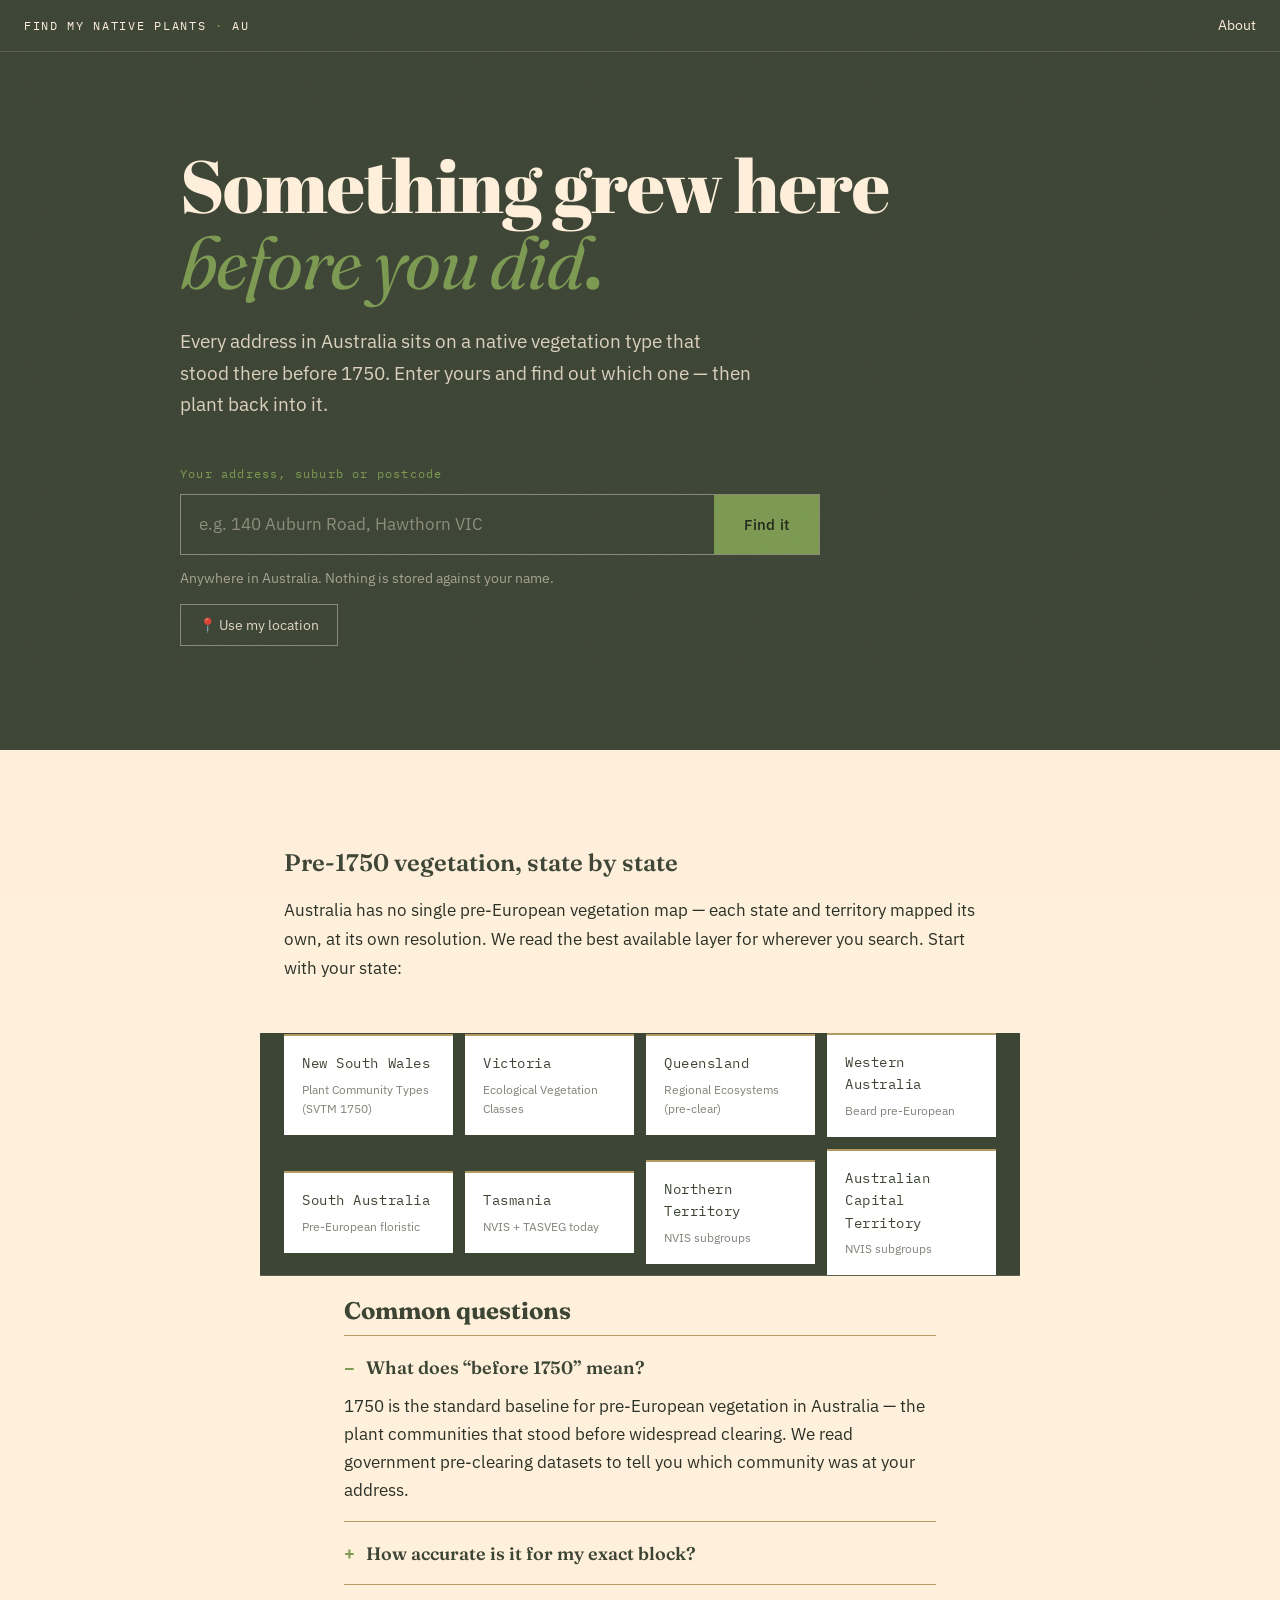
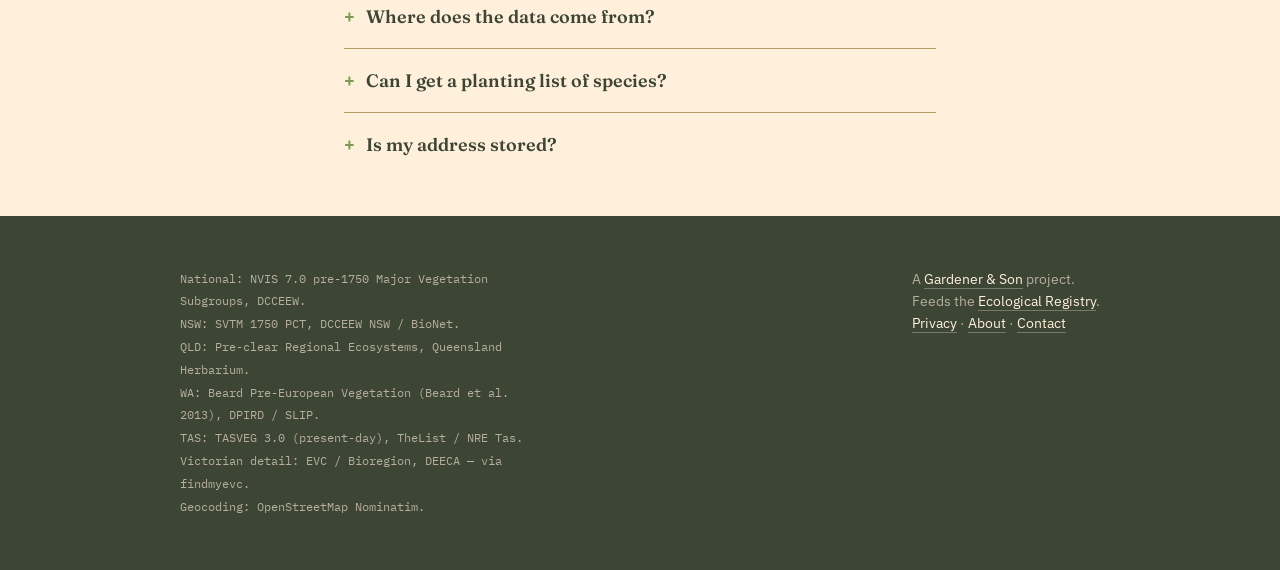
<file: index.html>
<!DOCTYPE html>
<html lang="en-AU">
<head>
<meta charset="utf-8">
<meta name="viewport" content="width=device-width, initial-scale=1">
<title>Find My Native Plants — what grew where you live in Australia, before 1750</title>
<meta name="description" content="Enter any Australian address and find the native vegetation that stood there before 1750 — and the indigenous plants that belong to it. State-by-state pre-European mapping for NSW, VIC, QLD, WA, SA, TAS, NT and the ACT.">
<link rel="canonical" href="https://findmynativeplants.com.au/">
<meta name="robots" content="index,follow,max-image-preview:large">
<link rel="manifest" href="/manifest.json">
<meta name="theme-color" content="#3d4535">
<link rel="apple-touch-icon" href="/icon-192.png">
<link rel="icon" type="image/png" sizes="32x32" href="/favicon.png">
<meta property="og:title" content="Find My Native Plants — before 1750, across Australia">
<meta property="og:description" content="What grew where you live, before 1750 — anywhere in Australia. Then plant back into it.">
<meta property="og:type" content="website">
<meta property="og:url" content="https://findmynativeplants.com.au/">
<meta property="og:image" content="https://findmynativeplants.com.au/icon-512.png">
<meta property="og:locale" content="en_AU">
<meta name="twitter:card" content="summary_large_image">
<meta name="geo.region" content="AU">
<link rel="preconnect" href="https://fonts.googleapis.com">
<link rel="preconnect" href="https://fonts.gstatic.com" crossorigin>
<link href="https://fonts.googleapis.com/css2?family=Abril+Fatface&family=Fraunces:ital,opsz,wght@0,9..144,300..700;1,9..144,300..700&family=IBM+Plex+Mono:wght@400;500&family=IBM+Plex+Sans:ital,wght@0,400;0,500;0,600;1,400&display=swap" rel="stylesheet">
<link rel="stylesheet" href="/styles.css">
<script type="application/ld+json">
{
  "@context":"https://schema.org",
  "@graph":[
    {"@type":"Organization","@id":"https://findmynativeplants.com.au/#org",
     "name":"Find My Native Plants","url":"https://findmynativeplants.com.au/",
     "logo":"https://findmynativeplants.com.au/icon-512.png",
     "parentOrganization":{"@type":"Organization","name":"Gardener & Son","url":"https://gardenerandson.com"},
     "areaServed":{"@type":"Country","name":"Australia"},
     "address":{"@type":"PostalAddress","streetAddress":"2 Churchill Street","addressLocality":"Mont Albert","addressRegion":"VIC","postalCode":"3127","addressCountry":"AU"}},
    {"@type":"WebSite","@id":"https://findmynativeplants.com.au/#website",
     "url":"https://findmynativeplants.com.au/","name":"Find My Native Plants",
     "publisher":{"@id":"https://findmynativeplants.com.au/#org"},
     "inLanguage":"en-AU",
     "potentialAction":{"@type":"SearchAction",
       "target":{"@type":"EntryPoint","urlTemplate":"https://findmynativeplants.com.au/?q={search_term_string}"},
       "query-input":"required name=search_term_string"}},
    {"@type":"WebApplication","name":"Find My Native Plants",
     "url":"https://findmynativeplants.com.au/","applicationCategory":"ReferenceApplication",
     "operatingSystem":"Any","browserRequirements":"Requires JavaScript",
     "offers":{"@type":"Offer","price":"0","priceCurrency":"AUD"},
     "description":"Look up the pre-1750 native vegetation at any Australian address and the indigenous plants that belong to it."},
    {"@type":"FAQPage","mainEntity":[
      {"@type":"Question","name":"What does “before 1750” mean?","acceptedAnswer":{"@type":"Answer","text":"1750 is the standard baseline for pre-European vegetation in Australia — the plant communities that stood before widespread clearing. We read government pre-clearing datasets to tell you which community was at your address."}},
      {"@type":"Question","name":"How accurate is it for my exact block?","acceptedAnswer":{"@type":"Answer","text":"It depends on your state. NSW and Queensland map to community level, Victoria to Ecological Vegetation Class, Western Australia to broad vegetation association, and everywhere else to national subgroups. Each result is labelled with its resolution so you know how precise it is."}},
      {"@type":"Question","name":"Where does the data come from?","acceptedAnswer":{"@type":"Answer","text":"Official sources: NVIS 7.0 (DCCEEW) nationally, SVTM 1750 (NSW), pre-clear Regional Ecosystems (Queensland Herbarium), Beard pre-European mapping (WA), TASVEG (Tasmania) and Ecological Vegetation Classes (Victoria)."}},
      {"@type":"Question","name":"Can I get a planting list of species?","acceptedAnswer":{"@type":"Answer","text":"Yes. We are building indigenous planting lists community by community. Enter your address and leave your email to be sent the list for your vegetation type when it is ready."}},
      {"@type":"Question","name":"Is my address stored?","acceptedAnswer":{"@type":"Answer","text":"No. Your address is used to read the vegetation layer and is not stored against your name. We only keep an email address if you explicitly opt in to receive a planting list, and you can unsubscribe at any time."}}
    ]}
  ]
}
</script>
</head>
<body>
<div class="noise"></div>

<nav>
  <span class="mark">FIND MY NATIVE PLANTS <em>·</em> AU</span>
  <a href="/about.html">About</a>
</nav>

<header class="hero">
  <div class="wrap">
    <h1>Something grew here <i>before you did</i><span class="stop">.</span></h1>
    <p class="lede">Every address in Australia sits on a native vegetation type that stood there before 1750. Enter yours and find out which one — then plant back into it.</p>

    <div class="search">
      <label for="addr">Your address, suburb or postcode</label>
      <div class="field">
        <input id="addr" type="text" autocomplete="street-address"
               placeholder="e.g. 140 Auburn Road, Hawthorn VIC" enterkeyhint="search">
        <button id="go" type="button">Find it</button>
      </div>
      <p class="hint">Anywhere in Australia. Nothing is stored against your name.</p>
      <button id="locate" class="locbtn" type="button">📍 Use my location</button>
    </div>
  </div>
</header>

<main class="results" id="results" hidden></main>

<!-- Crawlable state index — the national ranking layer -->
<section class="prose wide" id="states">
  <h2>Pre-1750 vegetation, state by state</h2>
  <p>Australia has no single pre-European vegetation map — each state and territory mapped its own,
     at its own resolution. We read the best available layer for wherever you search. Start with your state:</p>
</section>
<nav class="stategrid" aria-label="States and territories">
  <a href="/nsw/">New South Wales <small>Plant Community Types (SVTM 1750)</small></a>
  <a href="/vic/">Victoria <small>Ecological Vegetation Classes</small></a>
  <a href="/qld/">Queensland <small>Regional Ecosystems (pre-clear)</small></a>
  <a href="/wa/">Western Australia <small>Beard pre-European</small></a>
  <a href="/sa/">South Australia <small>Pre-European floristic</small></a>
  <a href="/tas/">Tasmania <small>NVIS + TASVEG today</small></a>
  <a href="/nt/">Northern Territory <small>NVIS subgroups</small></a>
  <a href="/act/">Australian Capital Territory <small>NVIS subgroups</small></a>
</nav>

<section class="faq" aria-label="Frequently asked questions">
  <h2 style="font-family:'Fraunces',serif;color:var(--green);font-size:24px;margin:8px 0 4px">Common questions</h2>
  <details open><summary>What does “before 1750” mean?</summary>
    <p>1750 is the standard baseline for pre-European vegetation in Australia — the plant communities that
       stood before widespread clearing. We read government pre-clearing datasets to tell you which community
       was at your address.</p></details>
  <details><summary>How accurate is it for my exact block?</summary>
    <p>It depends on your state. NSW and Queensland map to community level, Victoria to Ecological Vegetation
       Class, Western Australia to a broad vegetation association, and everywhere else to national subgroups.
       Every result is labelled with its resolution so you know how precise it is.</p></details>
  <details><summary>Where does the data come from?</summary>
    <p>Official sources: NVIS 7.0 (DCCEEW) nationally, SVTM 1750 (NSW), pre-clear Regional Ecosystems
       (Queensland Herbarium), Beard pre-European mapping (WA), TASVEG (Tasmania) and Ecological Vegetation
       Classes (Victoria, via findmyevc).</p></details>
  <details><summary>Can I get a planting list of species?</summary>
    <p>Yes. We’re building indigenous planting lists community by community. Enter your address and leave your
       email to be sent the list for your vegetation type when it’s ready — it’s double opt-in, so we only email
       you after you confirm.</p></details>
  <details><summary>Is my address stored?</summary>
    <p>No. Your address is used to read the vegetation layer and isn’t stored against your name. We only keep an
       email if you opt in to a planting list, and you can unsubscribe anytime. See our
       <a href="/privacy.html">privacy policy</a>.</p></details>
</section>

<footer>
  <div class="wrap">
    <p class="src">
      National: NVIS 7.0 pre-1750 Major Vegetation Subgroups, DCCEEW.<br>
      NSW: SVTM 1750 PCT, DCCEEW NSW / BioNet.<br>
      QLD: Pre-clear Regional Ecosystems, Queensland Herbarium.<br>
      WA: Beard Pre-European Vegetation (Beard et al. 2013), DPIRD / SLIP.<br>
      TAS: TASVEG 3.0 (present-day), TheList / NRE Tas.<br>
      Victorian detail: EVC / Bioregion, DEECA — via findmyevc.<br>
      Geocoding: OpenStreetMap Nominatim.
    </p>
    <p>A <a href="https://gardenerandson.com">Gardener &amp; Son</a> project.<br>
       Feeds the <a href="https://ecologicalregistry.org">Ecological Registry</a>.<br>
       <a href="/privacy.html">Privacy</a> · <a href="/about.html">About</a> · <a href="/contact.html">Contact</a></p>
  </div>
</footer>

<script src="/app.js" defer></script>
</body>
</html>
</file>
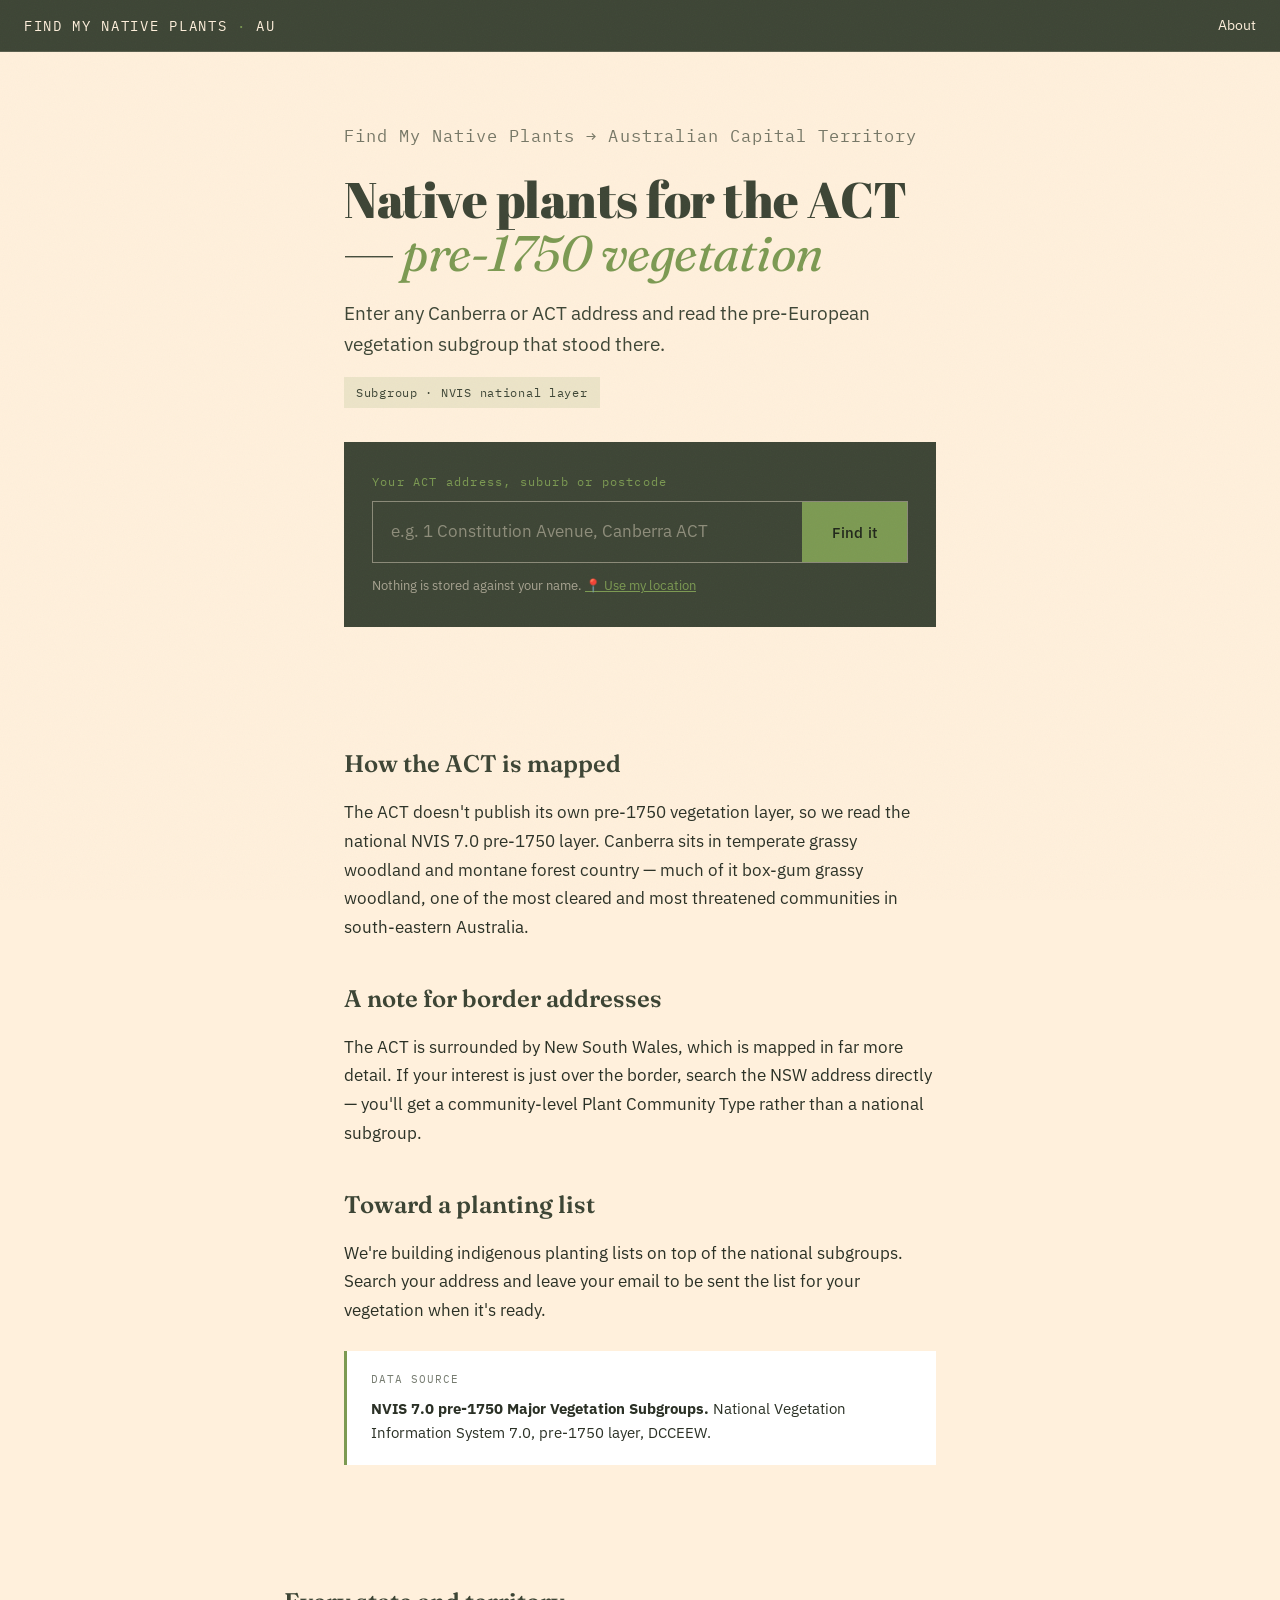
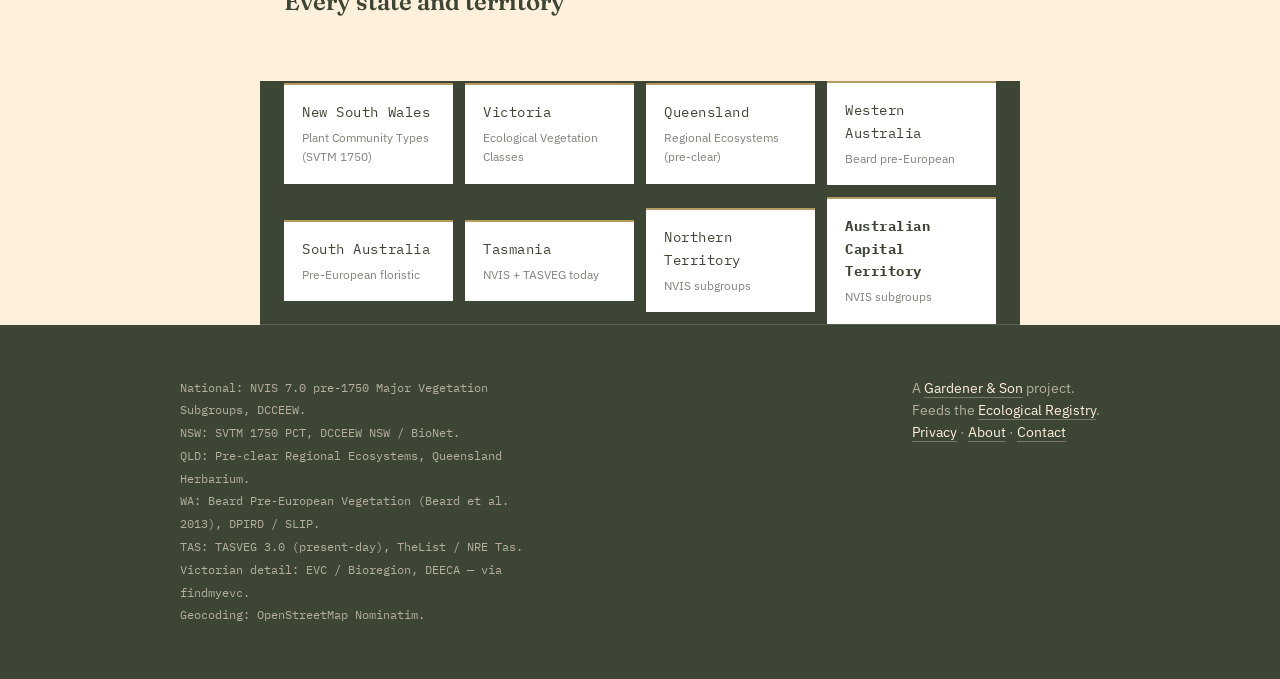
<file: act/index.html>
<!DOCTYPE html>
<html lang="en-AU">
<head>
<meta charset="utf-8">
<meta name="viewport" content="width=device-width, initial-scale=1">
<title>Native plants for the ACT — pre-1750 vegetation | Find My Native Plants</title>
<meta name="description" content="Find the pre-European vegetation subgroup at any Canberra or ACT address from the national NVIS 7.0 pre-1750 layer — grassy woodland and montane forest country.">
<link rel="canonical" href="https://findmynativeplants.com.au/act/">
<meta name="robots" content="index,follow,max-image-preview:large">
<link rel="manifest" href="/manifest.json">
<meta name="theme-color" content="#3d4535">
<link rel="apple-touch-icon" href="/icon-192.png">
<link rel="icon" type="image/png" sizes="32x32" href="/favicon.png">
<meta property="og:title" content="Native plants for the ACT — pre-1750 vegetation">
<meta property="og:description" content="Find the pre-European vegetation subgroup at any Canberra or ACT address from the national NVIS 7.0 pre-1750 layer — grassy woodland and montane forest country.">
<meta property="og:type" content="website">
<meta property="og:url" content="https://findmynativeplants.com.au/act/">
<meta property="og:image" content="https://findmynativeplants.com.au/icon-512.png">
<meta property="og:locale" content="en_AU">
<meta name="twitter:card" content="summary_large_image">
<link rel="preconnect" href="https://fonts.googleapis.com">
<link rel="preconnect" href="https://fonts.gstatic.com" crossorigin>
<link href="https://fonts.googleapis.com/css2?family=Abril+Fatface&family=Fraunces:ital,opsz,wght@0,9..144,300..700;1,9..144,300..700&family=IBM+Plex+Mono:wght@400;500&family=IBM+Plex+Sans:ital,wght@0,400;0,500;0,600;1,400&display=swap" rel="stylesheet">
<link rel="stylesheet" href="/styles.css">
<script type="application/ld+json">
{
  "@context": "https://schema.org",
  "@graph": [
    {
      "@type": "BreadcrumbList",
      "itemListElement": [
        {
          "@type": "ListItem",
          "position": 1,
          "name": "Find My Native Plants",
          "item": "https://findmynativeplants.com.au/"
        },
        {
          "@type": "ListItem",
          "position": 2,
          "name": "Australian Capital Territory",
          "item": "https://findmynativeplants.com.au/act/"
        }
      ]
    },
    {
      "@type": "WebPage",
      "@id": "https://findmynativeplants.com.au/act/",
      "url": "https://findmynativeplants.com.au/act/",
      "name": "Native plants for the ACT — pre-1750 vegetation",
      "description": "Find the pre-European vegetation subgroup at any Canberra or ACT address from the national NVIS 7.0 pre-1750 layer — grassy woodland and montane forest country.",
      "inLanguage": "en-AU",
      "isPartOf": {
        "@id": "https://findmynativeplants.com.au/#website"
      },
      "about": {
        "@type": "Place",
        "name": "Australian Capital Territory, Australia"
      }
    }
  ]
}
</script>
</head>
<body>
<div class="noise"></div>
<nav>
  <span class="mark"><a href="/" style="color:inherit;text-decoration:none">FIND MY NATIVE PLANTS <em>·</em> AU</a></span>
  <a href="/about.html">About</a>
</nav>

<main>
<article class="prose">
  <p class="breadcrumb"><a href="/">Find My Native Plants</a> → Australian Capital Territory</p>
  <h1>Native plants for the ACT — <i style="font-family:Fraunces,serif;font-style:italic;color:var(--signal)">pre-1750 vegetation</i></h1>
  <p class="lede">Enter any Canberra or ACT address and read the pre-European vegetation subgroup that stood there.</p>
  <span class="resbadge">Subgroup · NVIS national layer</span>

  <div class="embed">
    <label for="addr">Your ACT address, suburb or postcode</label>
    <div class="field">
      <input id="addr" type="text" autocomplete="street-address" placeholder="e.g. 1 Constitution Avenue, Canberra ACT" enterkeyhint="search">
      <button id="go" type="button">Find it</button>
    </div>
    <p class="hint">Nothing is stored against your name. <button id="locate" type="button" style="background:none;border:0;color:var(--signal);cursor:pointer;text-decoration:underline;font:inherit">📍 Use my location</button></p>
  </div>
</article>
</main>

<div class="results" id="results" hidden></div>

<article class="prose">
  <h2>How the ACT is mapped</h2>
    <p>The ACT doesn't publish its own pre-1750 vegetation layer, so we read the national NVIS 7.0 pre-1750 layer. Canberra sits in temperate grassy woodland and montane forest country — much of it box-gum grassy woodland, one of the most cleared and most threatened communities in south-eastern Australia.</p>
  <h2>A note for border addresses</h2>
    <p>The ACT is surrounded by New South Wales, which is mapped in far more detail. If your interest is just over the border, search the NSW address directly — you'll get a community-level Plant Community Type rather than a national subgroup.</p>
  <h2>Toward a planting list</h2>
    <p>We're building indigenous planting lists on top of the national subgroups. Search your address and leave your email to be sent the list for your vegetation when it's ready.</p>

  <div class="datasource">
    <span>DATA SOURCE</span>
    <p><strong>NVIS 7.0 pre-1750 Major Vegetation Subgroups.</strong> National Vegetation Information System 7.0, pre-1750 layer, DCCEEW.</p>
  </div>
</article>

<section class="prose wide">
  <h2>Every state and territory</h2>
</section>
<nav class="stategrid" aria-label="States and territories">
  <a href="/nsw/">New South Wales <small>Plant Community Types (SVTM 1750)</small></a>
  <a href="/vic/">Victoria <small>Ecological Vegetation Classes</small></a>
  <a href="/qld/">Queensland <small>Regional Ecosystems (pre-clear)</small></a>
  <a href="/wa/">Western Australia <small>Beard pre-European</small></a>
  <a href="/sa/">South Australia <small>Pre-European floristic</small></a>
  <a href="/tas/">Tasmania <small>NVIS + TASVEG today</small></a>
  <a href="/nt/">Northern Territory <small>NVIS subgroups</small></a>
  <a href="/act/" aria-current="page"><strong>Australian Capital Territory</strong> <small>NVIS subgroups</small></a>
</nav>

<footer>
  <div class="wrap">
    <p class="src">
      National: NVIS 7.0 pre-1750 Major Vegetation Subgroups, DCCEEW.<br>
      NSW: SVTM 1750 PCT, DCCEEW NSW / BioNet.<br>
      QLD: Pre-clear Regional Ecosystems, Queensland Herbarium.<br>
      WA: Beard Pre-European Vegetation (Beard et al. 2013), DPIRD / SLIP.<br>
      TAS: TASVEG 3.0 (present-day), TheList / NRE Tas.<br>
      Victorian detail: EVC / Bioregion, DEECA — via findmyevc.<br>
      Geocoding: OpenStreetMap Nominatim.
    </p>
    <p>A <a href="https://gardenerandson.com">Gardener &amp; Son</a> project.<br>
       Feeds the <a href="https://ecologicalregistry.org">Ecological Registry</a>.<br>
       <a href="/privacy.html">Privacy</a> · <a href="/about.html">About</a> · <a href="/contact.html">Contact</a></p>
  </div>
</footer>
<script src="/app.js" defer></script>
</body>
</html>
</file>
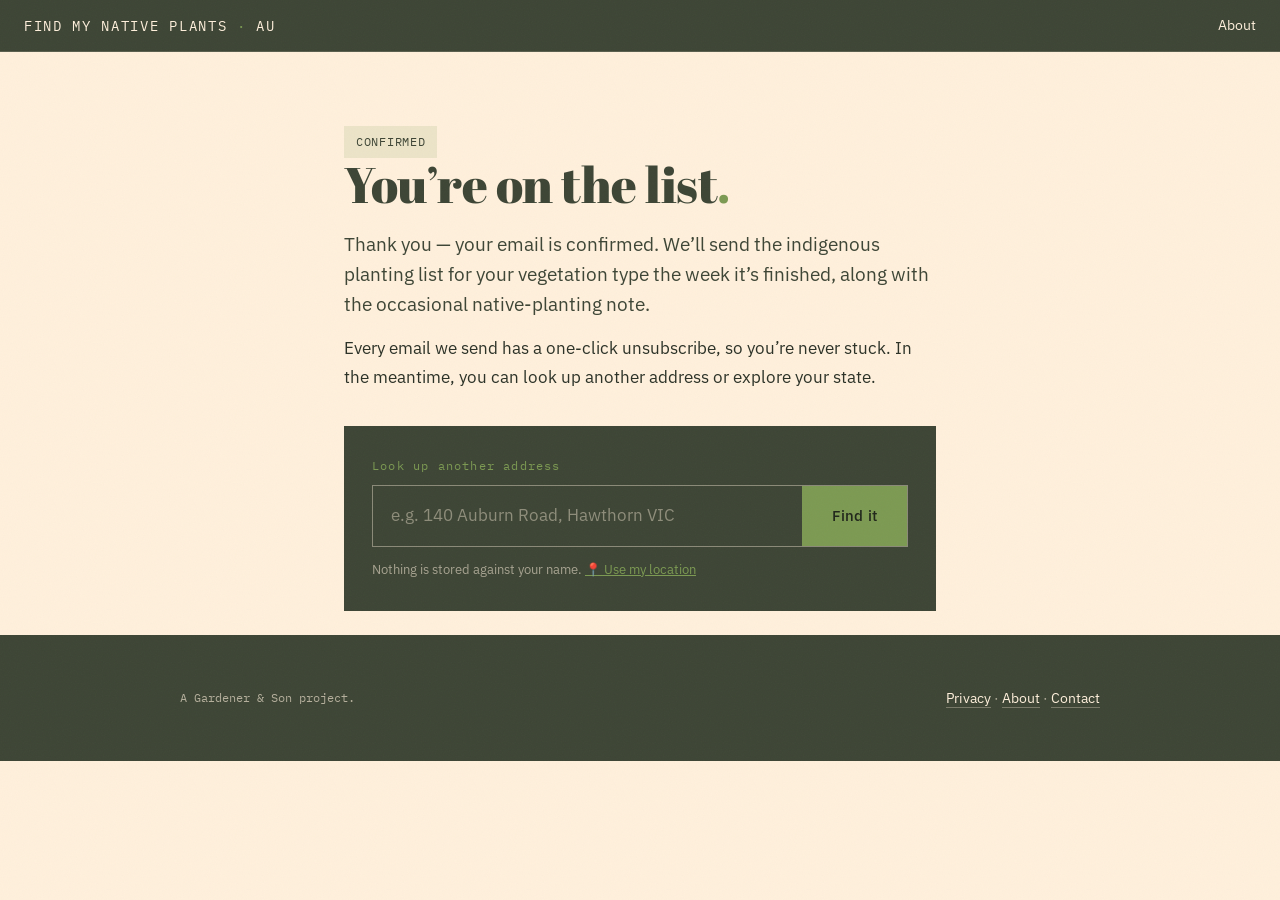
<file: confirmed/index.html>
<!DOCTYPE html>
<html lang="en-AU">
<head>
<meta charset="utf-8">
<meta name="viewport" content="width=device-width, initial-scale=1">
<title>You’re on the list | Find My Native Plants</title>
<meta name="robots" content="noindex,follow">
<link rel="canonical" href="https://findmynativeplants.com.au/confirmed/">
<link rel="icon" type="image/png" sizes="32x32" href="/favicon.png">
<meta name="theme-color" content="#3d4535">
<link rel="preconnect" href="https://fonts.googleapis.com">
<link rel="preconnect" href="https://fonts.gstatic.com" crossorigin>
<link href="https://fonts.googleapis.com/css2?family=Abril+Fatface&family=Fraunces:ital,opsz,wght@0,9..144,300..700;1,9..144,300..700&family=IBM+Plex+Mono:wght@400;500&family=IBM+Plex+Sans:ital,wght@0,400;0,500;0,600;1,400&display=swap" rel="stylesheet">
<link rel="stylesheet" href="/styles.css">
</head>
<body>
<div class="noise"></div>
<nav>
  <span class="mark"><a href="/" style="color:inherit;text-decoration:none">FIND MY NATIVE PLANTS <em>·</em> AU</a></span>
  <a href="/about.html">About</a>
</nav>
<main>
<article class="prose">
  <span class="resbadge">CONFIRMED</span>
  <h1>You’re on the list<span style="color:var(--signal)">.</span></h1>
  <p class="lede">Thank you — your email is confirmed. We’ll send the indigenous planting list for your vegetation
     type the week it’s finished, along with the occasional native-planting note.</p>
  <p>Every email we send has a one-click unsubscribe, so you’re never stuck. In the meantime, you can look up
     another address or explore your state.</p>
  <div class="embed">
    <label for="addr">Look up another address</label>
    <div class="field">
      <input id="addr" type="text" autocomplete="street-address" placeholder="e.g. 140 Auburn Road, Hawthorn VIC" enterkeyhint="search">
      <button id="go" type="button">Find it</button>
    </div>
    <p class="hint">Nothing is stored against your name. <button id="locate" type="button" style="background:none;border:0;color:var(--signal);cursor:pointer;text-decoration:underline;font:inherit">📍 Use my location</button></p>
  </div>
</article>
</main>
<div class="results" id="results" hidden></div>
<footer>
  <div class="wrap">
    <p class="src">A Gardener &amp; Son project.</p>
    <p><a href="/privacy.html">Privacy</a> · <a href="/about.html">About</a> · <a href="/contact.html">Contact</a></p>
  </div>
</footer>
<script src="/app.js" defer></script>
</body>
</html>
</file>
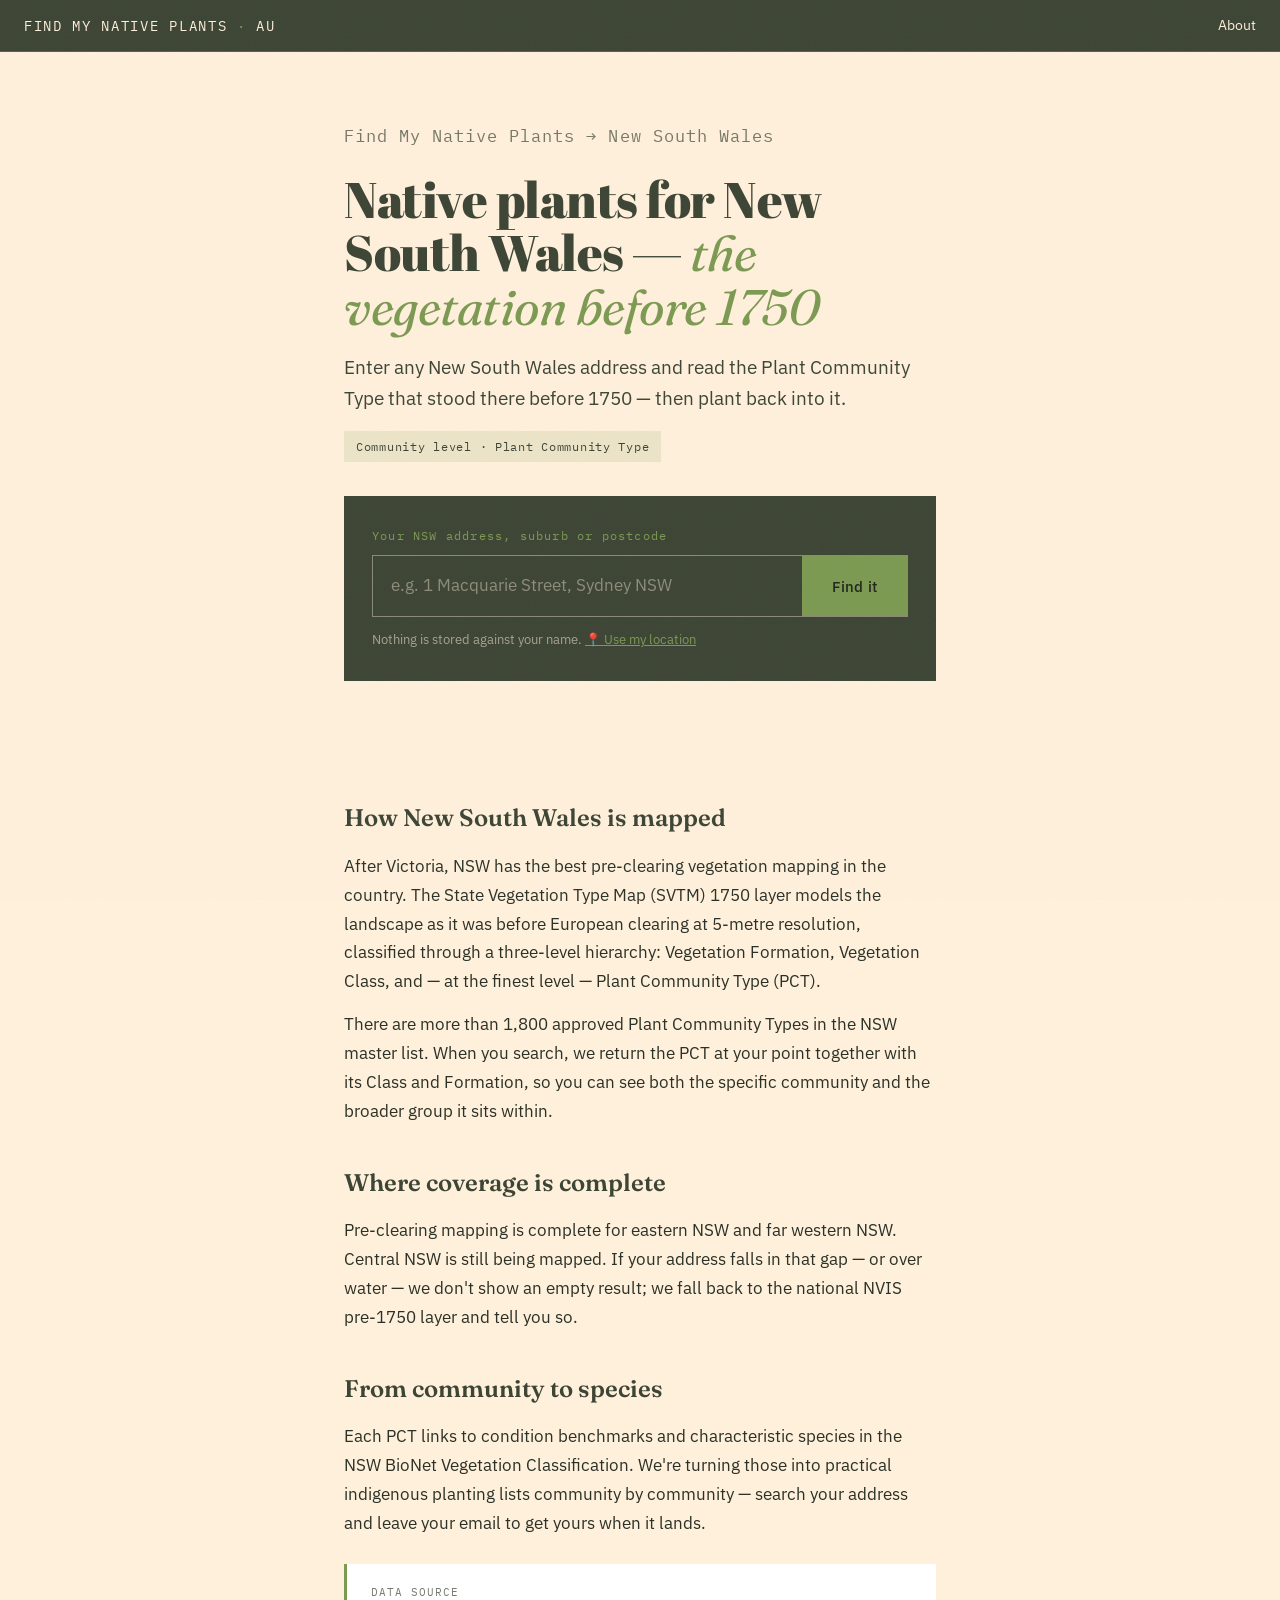
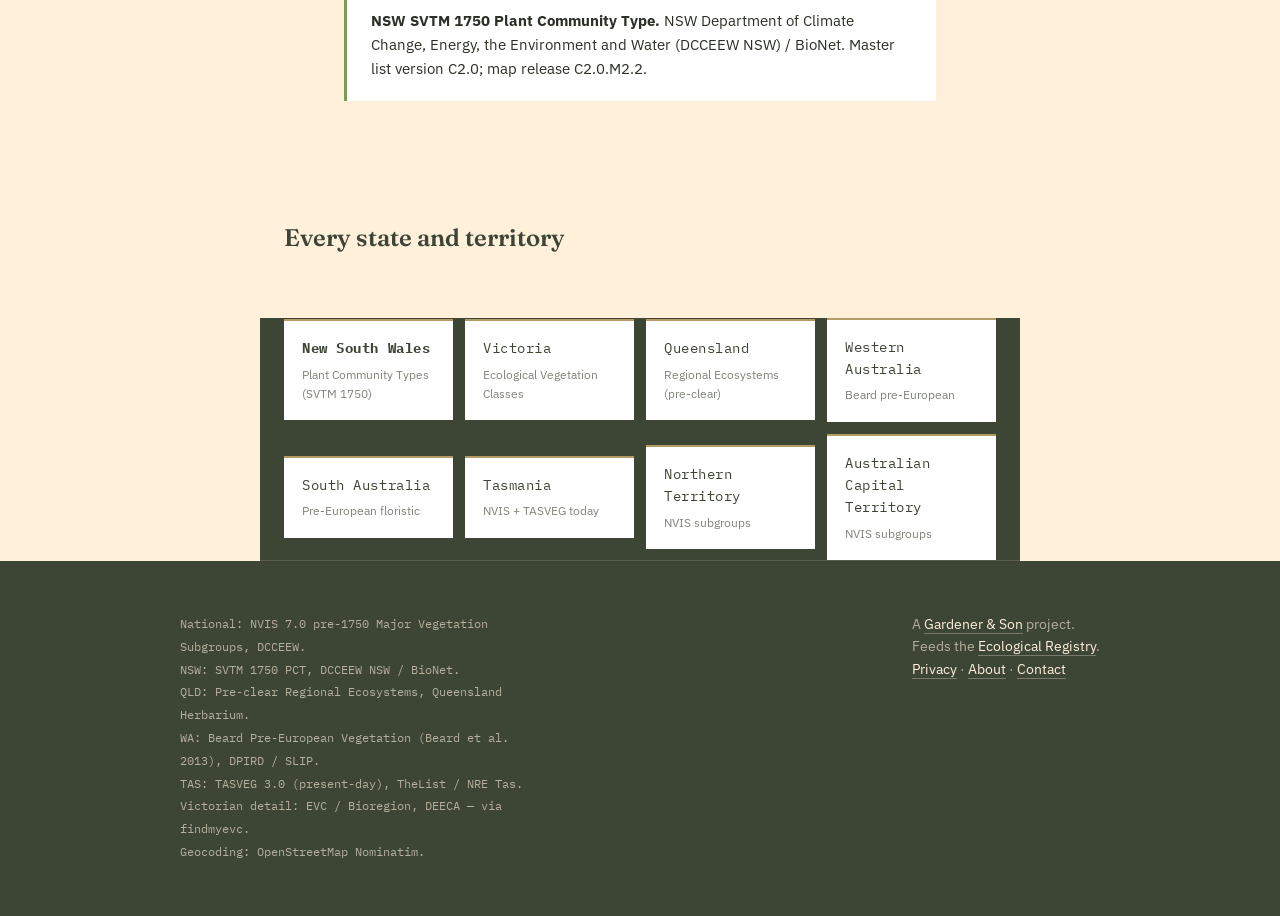
<file: nsw/index.html>
<!DOCTYPE html>
<html lang="en-AU">
<head>
<meta charset="utf-8">
<meta name="viewport" content="width=device-width, initial-scale=1">
<title>Native plants for New South Wales — the vegetation before 1750 | Find My Native Plants</title>
<meta name="description" content="Enter any NSW address to find the pre-1750 Plant Community Type that grew there before clearing, mapped at community level from the SVTM 1750 dataset — and the indigenous plants that belong to it.">
<link rel="canonical" href="https://findmynativeplants.com.au/nsw/">
<meta name="robots" content="index,follow,max-image-preview:large">
<link rel="manifest" href="/manifest.json">
<meta name="theme-color" content="#3d4535">
<link rel="apple-touch-icon" href="/icon-192.png">
<link rel="icon" type="image/png" sizes="32x32" href="/favicon.png">
<meta property="og:title" content="Native plants for New South Wales — the vegetation before 1750">
<meta property="og:description" content="Enter any NSW address to find the pre-1750 Plant Community Type that grew there before clearing, mapped at community level from the SVTM 1750 dataset — and the indigenous plants that belong to it.">
<meta property="og:type" content="website">
<meta property="og:url" content="https://findmynativeplants.com.au/nsw/">
<meta property="og:image" content="https://findmynativeplants.com.au/icon-512.png">
<meta property="og:locale" content="en_AU">
<meta name="twitter:card" content="summary_large_image">
<link rel="preconnect" href="https://fonts.googleapis.com">
<link rel="preconnect" href="https://fonts.gstatic.com" crossorigin>
<link href="https://fonts.googleapis.com/css2?family=Abril+Fatface&family=Fraunces:ital,opsz,wght@0,9..144,300..700;1,9..144,300..700&family=IBM+Plex+Mono:wght@400;500&family=IBM+Plex+Sans:ital,wght@0,400;0,500;0,600;1,400&display=swap" rel="stylesheet">
<link rel="stylesheet" href="/styles.css">
<script type="application/ld+json">
{
  "@context": "https://schema.org",
  "@graph": [
    {
      "@type": "BreadcrumbList",
      "itemListElement": [
        {
          "@type": "ListItem",
          "position": 1,
          "name": "Find My Native Plants",
          "item": "https://findmynativeplants.com.au/"
        },
        {
          "@type": "ListItem",
          "position": 2,
          "name": "New South Wales",
          "item": "https://findmynativeplants.com.au/nsw/"
        }
      ]
    },
    {
      "@type": "WebPage",
      "@id": "https://findmynativeplants.com.au/nsw/",
      "url": "https://findmynativeplants.com.au/nsw/",
      "name": "Native plants for New South Wales — the vegetation before 1750",
      "description": "Enter any NSW address to find the pre-1750 Plant Community Type that grew there before clearing, mapped at community level from the SVTM 1750 dataset — and the indigenous plants that belong to it.",
      "inLanguage": "en-AU",
      "isPartOf": {
        "@id": "https://findmynativeplants.com.au/#website"
      },
      "about": {
        "@type": "Place",
        "name": "New South Wales, Australia"
      }
    }
  ]
}
</script>
</head>
<body>
<div class="noise"></div>
<nav>
  <span class="mark"><a href="/" style="color:inherit;text-decoration:none">FIND MY NATIVE PLANTS <em>·</em> AU</a></span>
  <a href="/about.html">About</a>
</nav>

<main>
<article class="prose">
  <p class="breadcrumb"><a href="/">Find My Native Plants</a> → New South Wales</p>
  <h1>Native plants for New South Wales — <i style="font-family:Fraunces,serif;font-style:italic;color:var(--signal)">the vegetation before 1750</i></h1>
  <p class="lede">Enter any New South Wales address and read the Plant Community Type that stood there before 1750 — then plant back into it.</p>
  <span class="resbadge">Community level · Plant Community Type</span>

  <div class="embed">
    <label for="addr">Your NSW address, suburb or postcode</label>
    <div class="field">
      <input id="addr" type="text" autocomplete="street-address" placeholder="e.g. 1 Macquarie Street, Sydney NSW" enterkeyhint="search">
      <button id="go" type="button">Find it</button>
    </div>
    <p class="hint">Nothing is stored against your name. <button id="locate" type="button" style="background:none;border:0;color:var(--signal);cursor:pointer;text-decoration:underline;font:inherit">📍 Use my location</button></p>
  </div>
</article>
</main>

<div class="results" id="results" hidden></div>

<article class="prose">
  <h2>How New South Wales is mapped</h2>
    <p>After Victoria, NSW has the best pre-clearing vegetation mapping in the country. The State Vegetation Type Map (SVTM) 1750 layer models the landscape as it was before European clearing at 5-metre resolution, classified through a three-level hierarchy: Vegetation Formation, Vegetation Class, and — at the finest level — Plant Community Type (PCT).</p>
    <p>There are more than 1,800 approved Plant Community Types in the NSW master list. When you search, we return the PCT at your point together with its Class and Formation, so you can see both the specific community and the broader group it sits within.</p>
  <h2>Where coverage is complete</h2>
    <p>Pre-clearing mapping is complete for eastern NSW and far western NSW. Central NSW is still being mapped. If your address falls in that gap — or over water — we don't show an empty result; we fall back to the national NVIS pre-1750 layer and tell you so.</p>
  <h2>From community to species</h2>
    <p>Each PCT links to condition benchmarks and characteristic species in the NSW BioNet Vegetation Classification. We're turning those into practical indigenous planting lists community by community — search your address and leave your email to get yours when it lands.</p>

  <div class="datasource">
    <span>DATA SOURCE</span>
    <p><strong>NSW SVTM 1750 Plant Community Type.</strong> NSW Department of Climate Change, Energy, the Environment and Water (DCCEEW NSW) / BioNet. Master list version C2.0; map release C2.0.M2.2.</p>
  </div>
</article>

<section class="prose wide">
  <h2>Every state and territory</h2>
</section>
<nav class="stategrid" aria-label="States and territories">
  <a href="/nsw/" aria-current="page"><strong>New South Wales</strong> <small>Plant Community Types (SVTM 1750)</small></a>
  <a href="/vic/">Victoria <small>Ecological Vegetation Classes</small></a>
  <a href="/qld/">Queensland <small>Regional Ecosystems (pre-clear)</small></a>
  <a href="/wa/">Western Australia <small>Beard pre-European</small></a>
  <a href="/sa/">South Australia <small>Pre-European floristic</small></a>
  <a href="/tas/">Tasmania <small>NVIS + TASVEG today</small></a>
  <a href="/nt/">Northern Territory <small>NVIS subgroups</small></a>
  <a href="/act/">Australian Capital Territory <small>NVIS subgroups</small></a>
</nav>

<footer>
  <div class="wrap">
    <p class="src">
      National: NVIS 7.0 pre-1750 Major Vegetation Subgroups, DCCEEW.<br>
      NSW: SVTM 1750 PCT, DCCEEW NSW / BioNet.<br>
      QLD: Pre-clear Regional Ecosystems, Queensland Herbarium.<br>
      WA: Beard Pre-European Vegetation (Beard et al. 2013), DPIRD / SLIP.<br>
      TAS: TASVEG 3.0 (present-day), TheList / NRE Tas.<br>
      Victorian detail: EVC / Bioregion, DEECA — via findmyevc.<br>
      Geocoding: OpenStreetMap Nominatim.
    </p>
    <p>A <a href="https://gardenerandson.com">Gardener &amp; Son</a> project.<br>
       Feeds the <a href="https://ecologicalregistry.org">Ecological Registry</a>.<br>
       <a href="/privacy.html">Privacy</a> · <a href="/about.html">About</a> · <a href="/contact.html">Contact</a></p>
  </div>
</footer>
<script src="/app.js" defer></script>
</body>
</html>
</file>
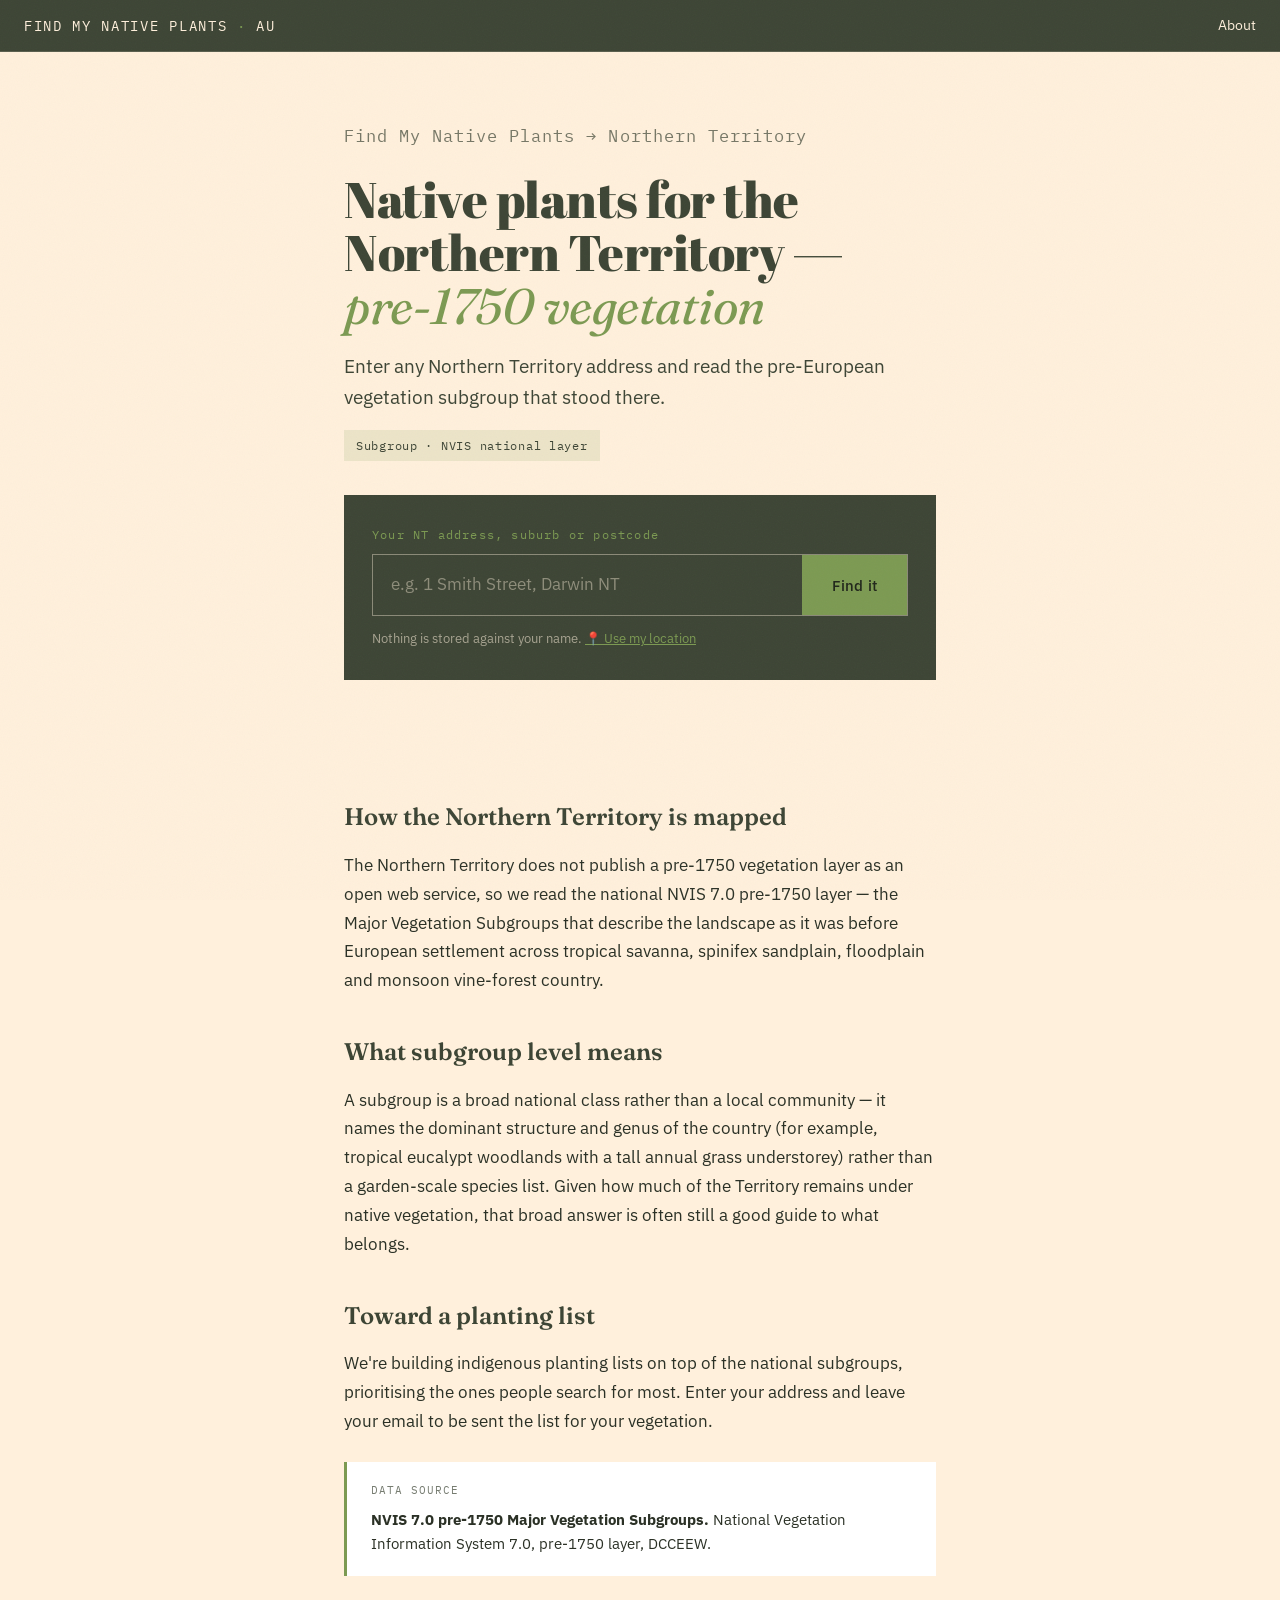
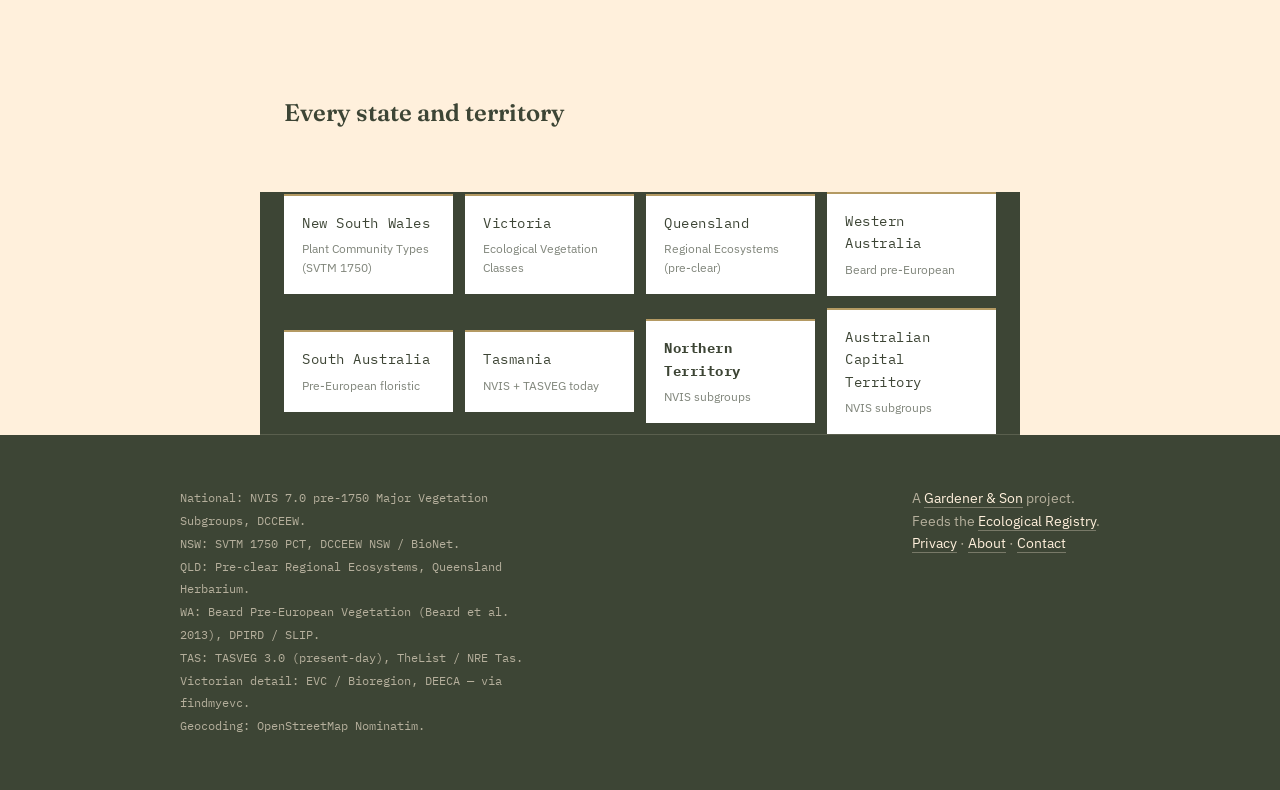
<file: nt/index.html>
<!DOCTYPE html>
<html lang="en-AU">
<head>
<meta charset="utf-8">
<meta name="viewport" content="width=device-width, initial-scale=1">
<title>Native plants for the Northern Territory — pre-1750 vegetation | Find My Native Plants</title>
<meta name="description" content="Find the pre-European vegetation subgroup at any Northern Territory address from the national NVIS 7.0 pre-1750 layer — savanna, spinifex, floodplain and monsoon country.">
<link rel="canonical" href="https://findmynativeplants.com.au/nt/">
<meta name="robots" content="index,follow,max-image-preview:large">
<link rel="manifest" href="/manifest.json">
<meta name="theme-color" content="#3d4535">
<link rel="apple-touch-icon" href="/icon-192.png">
<link rel="icon" type="image/png" sizes="32x32" href="/favicon.png">
<meta property="og:title" content="Native plants for the Northern Territory — pre-1750 vegetation">
<meta property="og:description" content="Find the pre-European vegetation subgroup at any Northern Territory address from the national NVIS 7.0 pre-1750 layer — savanna, spinifex, floodplain and monsoon country.">
<meta property="og:type" content="website">
<meta property="og:url" content="https://findmynativeplants.com.au/nt/">
<meta property="og:image" content="https://findmynativeplants.com.au/icon-512.png">
<meta property="og:locale" content="en_AU">
<meta name="twitter:card" content="summary_large_image">
<link rel="preconnect" href="https://fonts.googleapis.com">
<link rel="preconnect" href="https://fonts.gstatic.com" crossorigin>
<link href="https://fonts.googleapis.com/css2?family=Abril+Fatface&family=Fraunces:ital,opsz,wght@0,9..144,300..700;1,9..144,300..700&family=IBM+Plex+Mono:wght@400;500&family=IBM+Plex+Sans:ital,wght@0,400;0,500;0,600;1,400&display=swap" rel="stylesheet">
<link rel="stylesheet" href="/styles.css">
<script type="application/ld+json">
{
  "@context": "https://schema.org",
  "@graph": [
    {
      "@type": "BreadcrumbList",
      "itemListElement": [
        {
          "@type": "ListItem",
          "position": 1,
          "name": "Find My Native Plants",
          "item": "https://findmynativeplants.com.au/"
        },
        {
          "@type": "ListItem",
          "position": 2,
          "name": "Northern Territory",
          "item": "https://findmynativeplants.com.au/nt/"
        }
      ]
    },
    {
      "@type": "WebPage",
      "@id": "https://findmynativeplants.com.au/nt/",
      "url": "https://findmynativeplants.com.au/nt/",
      "name": "Native plants for the Northern Territory — pre-1750 vegetation",
      "description": "Find the pre-European vegetation subgroup at any Northern Territory address from the national NVIS 7.0 pre-1750 layer — savanna, spinifex, floodplain and monsoon country.",
      "inLanguage": "en-AU",
      "isPartOf": {
        "@id": "https://findmynativeplants.com.au/#website"
      },
      "about": {
        "@type": "Place",
        "name": "Northern Territory, Australia"
      }
    }
  ]
}
</script>
</head>
<body>
<div class="noise"></div>
<nav>
  <span class="mark"><a href="/" style="color:inherit;text-decoration:none">FIND MY NATIVE PLANTS <em>·</em> AU</a></span>
  <a href="/about.html">About</a>
</nav>

<main>
<article class="prose">
  <p class="breadcrumb"><a href="/">Find My Native Plants</a> → Northern Territory</p>
  <h1>Native plants for the Northern Territory — <i style="font-family:Fraunces,serif;font-style:italic;color:var(--signal)">pre-1750 vegetation</i></h1>
  <p class="lede">Enter any Northern Territory address and read the pre-European vegetation subgroup that stood there.</p>
  <span class="resbadge">Subgroup · NVIS national layer</span>

  <div class="embed">
    <label for="addr">Your NT address, suburb or postcode</label>
    <div class="field">
      <input id="addr" type="text" autocomplete="street-address" placeholder="e.g. 1 Smith Street, Darwin NT" enterkeyhint="search">
      <button id="go" type="button">Find it</button>
    </div>
    <p class="hint">Nothing is stored against your name. <button id="locate" type="button" style="background:none;border:0;color:var(--signal);cursor:pointer;text-decoration:underline;font:inherit">📍 Use my location</button></p>
  </div>
</article>
</main>

<div class="results" id="results" hidden></div>

<article class="prose">
  <h2>How the Northern Territory is mapped</h2>
    <p>The Northern Territory does not publish a pre-1750 vegetation layer as an open web service, so we read the national NVIS 7.0 pre-1750 layer — the Major Vegetation Subgroups that describe the landscape as it was before European settlement across tropical savanna, spinifex sandplain, floodplain and monsoon vine-forest country.</p>
  <h2>What subgroup level means</h2>
    <p>A subgroup is a broad national class rather than a local community — it names the dominant structure and genus of the country (for example, tropical eucalypt woodlands with a tall annual grass understorey) rather than a garden-scale species list. Given how much of the Territory remains under native vegetation, that broad answer is often still a good guide to what belongs.</p>
  <h2>Toward a planting list</h2>
    <p>We're building indigenous planting lists on top of the national subgroups, prioritising the ones people search for most. Enter your address and leave your email to be sent the list for your vegetation.</p>

  <div class="datasource">
    <span>DATA SOURCE</span>
    <p><strong>NVIS 7.0 pre-1750 Major Vegetation Subgroups.</strong> National Vegetation Information System 7.0, pre-1750 layer, DCCEEW.</p>
  </div>
</article>

<section class="prose wide">
  <h2>Every state and territory</h2>
</section>
<nav class="stategrid" aria-label="States and territories">
  <a href="/nsw/">New South Wales <small>Plant Community Types (SVTM 1750)</small></a>
  <a href="/vic/">Victoria <small>Ecological Vegetation Classes</small></a>
  <a href="/qld/">Queensland <small>Regional Ecosystems (pre-clear)</small></a>
  <a href="/wa/">Western Australia <small>Beard pre-European</small></a>
  <a href="/sa/">South Australia <small>Pre-European floristic</small></a>
  <a href="/tas/">Tasmania <small>NVIS + TASVEG today</small></a>
  <a href="/nt/" aria-current="page"><strong>Northern Territory</strong> <small>NVIS subgroups</small></a>
  <a href="/act/">Australian Capital Territory <small>NVIS subgroups</small></a>
</nav>

<footer>
  <div class="wrap">
    <p class="src">
      National: NVIS 7.0 pre-1750 Major Vegetation Subgroups, DCCEEW.<br>
      NSW: SVTM 1750 PCT, DCCEEW NSW / BioNet.<br>
      QLD: Pre-clear Regional Ecosystems, Queensland Herbarium.<br>
      WA: Beard Pre-European Vegetation (Beard et al. 2013), DPIRD / SLIP.<br>
      TAS: TASVEG 3.0 (present-day), TheList / NRE Tas.<br>
      Victorian detail: EVC / Bioregion, DEECA — via findmyevc.<br>
      Geocoding: OpenStreetMap Nominatim.
    </p>
    <p>A <a href="https://gardenerandson.com">Gardener &amp; Son</a> project.<br>
       Feeds the <a href="https://ecologicalregistry.org">Ecological Registry</a>.<br>
       <a href="/privacy.html">Privacy</a> · <a href="/about.html">About</a> · <a href="/contact.html">Contact</a></p>
  </div>
</footer>
<script src="/app.js" defer></script>
</body>
</html>
</file>
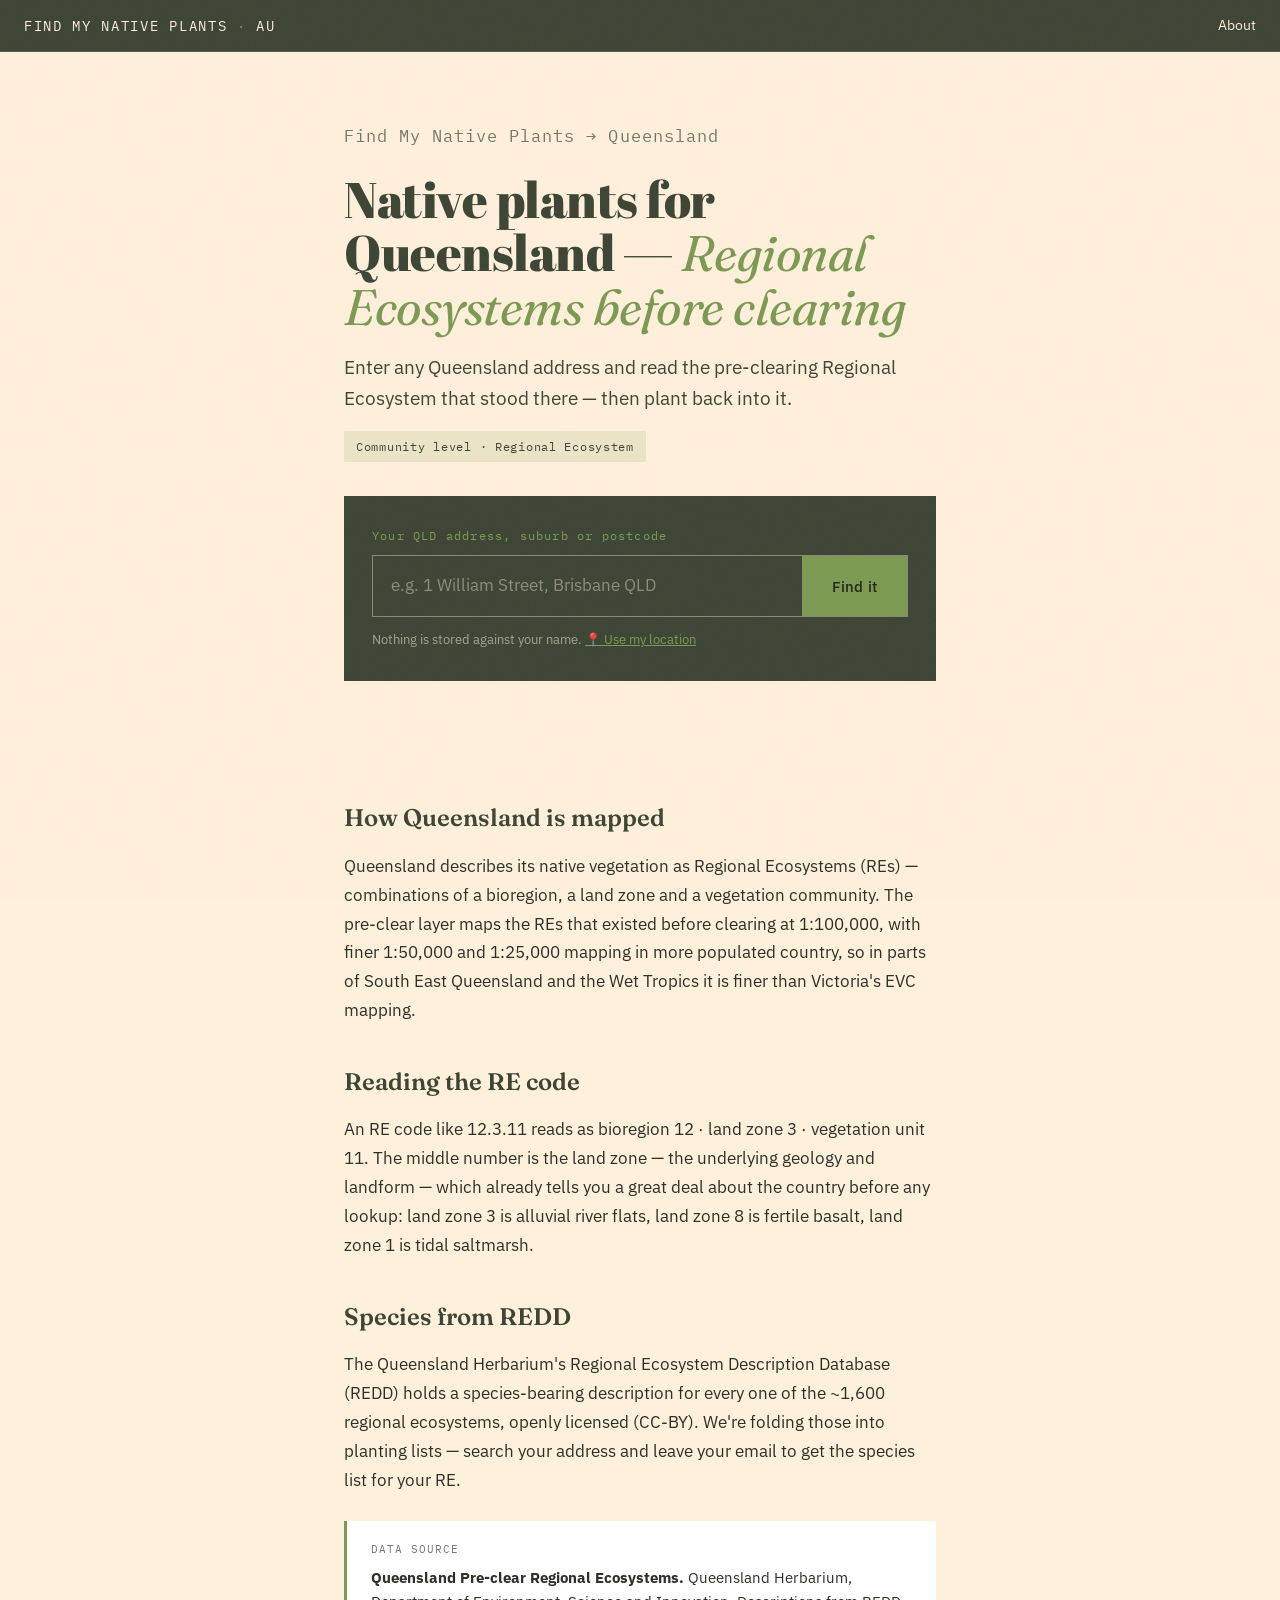
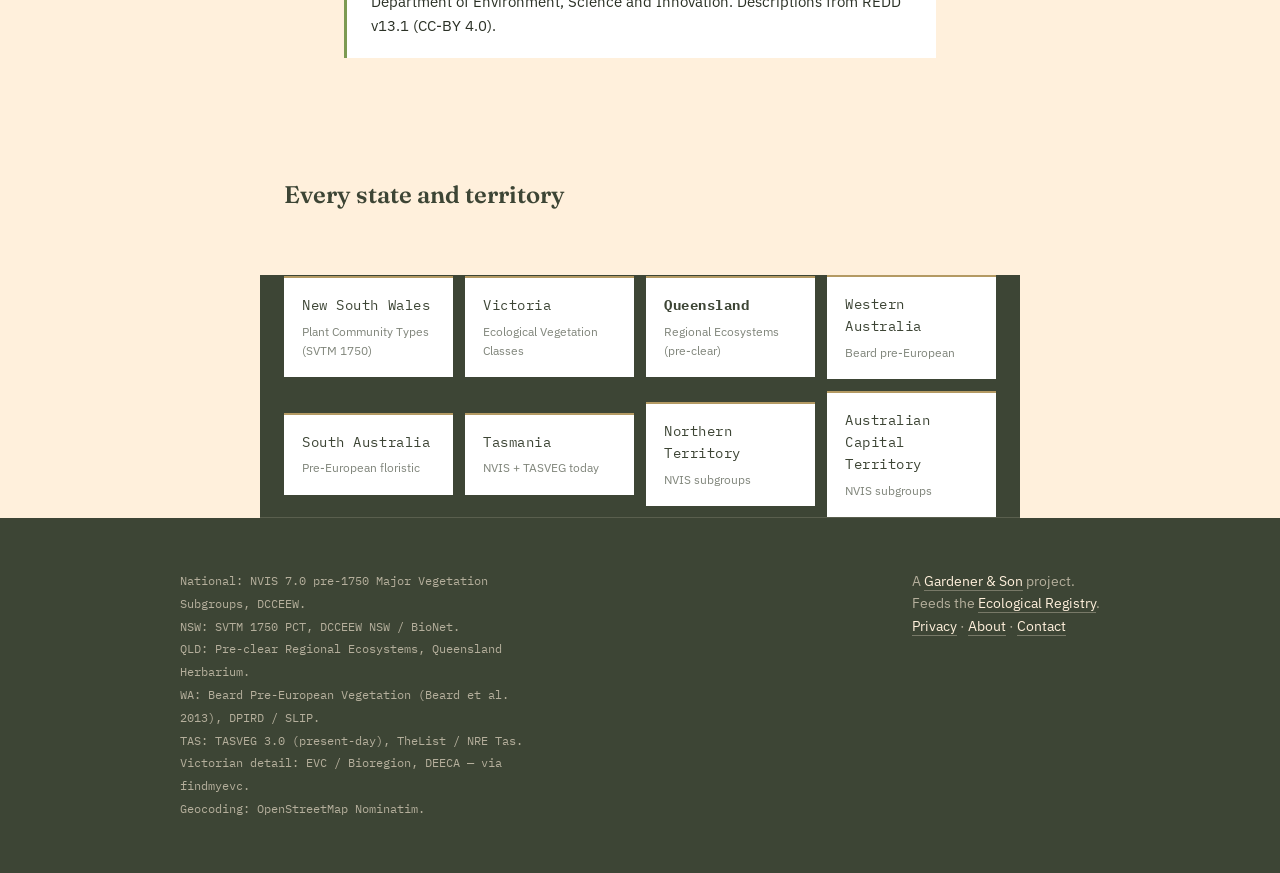
<file: qld/index.html>
<!DOCTYPE html>
<html lang="en-AU">
<head>
<meta charset="utf-8">
<meta name="viewport" content="width=device-width, initial-scale=1">
<title>Native plants for Queensland — Regional Ecosystems before clearing | Find My Native Plants</title>
<meta name="description" content="Find the pre-clear Regional Ecosystem at any Queensland address. The RE code reads bioregion · land zone · vegetation, and keys directly to the Queensland Herbarium&#x27;s species descriptions.">
<link rel="canonical" href="https://findmynativeplants.com.au/qld/">
<meta name="robots" content="index,follow,max-image-preview:large">
<link rel="manifest" href="/manifest.json">
<meta name="theme-color" content="#3d4535">
<link rel="apple-touch-icon" href="/icon-192.png">
<link rel="icon" type="image/png" sizes="32x32" href="/favicon.png">
<meta property="og:title" content="Native plants for Queensland — Regional Ecosystems before clearing">
<meta property="og:description" content="Find the pre-clear Regional Ecosystem at any Queensland address. The RE code reads bioregion · land zone · vegetation, and keys directly to the Queensland Herbarium&#x27;s species descriptions.">
<meta property="og:type" content="website">
<meta property="og:url" content="https://findmynativeplants.com.au/qld/">
<meta property="og:image" content="https://findmynativeplants.com.au/icon-512.png">
<meta property="og:locale" content="en_AU">
<meta name="twitter:card" content="summary_large_image">
<link rel="preconnect" href="https://fonts.googleapis.com">
<link rel="preconnect" href="https://fonts.gstatic.com" crossorigin>
<link href="https://fonts.googleapis.com/css2?family=Abril+Fatface&family=Fraunces:ital,opsz,wght@0,9..144,300..700;1,9..144,300..700&family=IBM+Plex+Mono:wght@400;500&family=IBM+Plex+Sans:ital,wght@0,400;0,500;0,600;1,400&display=swap" rel="stylesheet">
<link rel="stylesheet" href="/styles.css">
<script type="application/ld+json">
{
  "@context": "https://schema.org",
  "@graph": [
    {
      "@type": "BreadcrumbList",
      "itemListElement": [
        {
          "@type": "ListItem",
          "position": 1,
          "name": "Find My Native Plants",
          "item": "https://findmynativeplants.com.au/"
        },
        {
          "@type": "ListItem",
          "position": 2,
          "name": "Queensland",
          "item": "https://findmynativeplants.com.au/qld/"
        }
      ]
    },
    {
      "@type": "WebPage",
      "@id": "https://findmynativeplants.com.au/qld/",
      "url": "https://findmynativeplants.com.au/qld/",
      "name": "Native plants for Queensland — Regional Ecosystems before clearing",
      "description": "Find the pre-clear Regional Ecosystem at any Queensland address. The RE code reads bioregion · land zone · vegetation, and keys directly to the Queensland Herbarium's species descriptions.",
      "inLanguage": "en-AU",
      "isPartOf": {
        "@id": "https://findmynativeplants.com.au/#website"
      },
      "about": {
        "@type": "Place",
        "name": "Queensland, Australia"
      }
    }
  ]
}
</script>
</head>
<body>
<div class="noise"></div>
<nav>
  <span class="mark"><a href="/" style="color:inherit;text-decoration:none">FIND MY NATIVE PLANTS <em>·</em> AU</a></span>
  <a href="/about.html">About</a>
</nav>

<main>
<article class="prose">
  <p class="breadcrumb"><a href="/">Find My Native Plants</a> → Queensland</p>
  <h1>Native plants for Queensland — <i style="font-family:Fraunces,serif;font-style:italic;color:var(--signal)">Regional Ecosystems before clearing</i></h1>
  <p class="lede">Enter any Queensland address and read the pre-clearing Regional Ecosystem that stood there — then plant back into it.</p>
  <span class="resbadge">Community level · Regional Ecosystem</span>

  <div class="embed">
    <label for="addr">Your QLD address, suburb or postcode</label>
    <div class="field">
      <input id="addr" type="text" autocomplete="street-address" placeholder="e.g. 1 William Street, Brisbane QLD" enterkeyhint="search">
      <button id="go" type="button">Find it</button>
    </div>
    <p class="hint">Nothing is stored against your name. <button id="locate" type="button" style="background:none;border:0;color:var(--signal);cursor:pointer;text-decoration:underline;font:inherit">📍 Use my location</button></p>
  </div>
</article>
</main>

<div class="results" id="results" hidden></div>

<article class="prose">
  <h2>How Queensland is mapped</h2>
    <p>Queensland describes its native vegetation as Regional Ecosystems (REs) — combinations of a bioregion, a land zone and a vegetation community. The pre-clear layer maps the REs that existed before clearing at 1:100,000, with finer 1:50,000 and 1:25,000 mapping in more populated country, so in parts of South East Queensland and the Wet Tropics it is finer than Victoria's EVC mapping.</p>
  <h2>Reading the RE code</h2>
    <p>An RE code like 12.3.11 reads as bioregion 12 · land zone 3 · vegetation unit 11. The middle number is the land zone — the underlying geology and landform — which already tells you a great deal about the country before any lookup: land zone 3 is alluvial river flats, land zone 8 is fertile basalt, land zone 1 is tidal saltmarsh.</p>
  <h2>Species from REDD</h2>
    <p>The Queensland Herbarium's Regional Ecosystem Description Database (REDD) holds a species-bearing description for every one of the ~1,600 regional ecosystems, openly licensed (CC-BY). We're folding those into planting lists — search your address and leave your email to get the species list for your RE.</p>

  <div class="datasource">
    <span>DATA SOURCE</span>
    <p><strong>Queensland Pre-clear Regional Ecosystems.</strong> Queensland Herbarium, Department of Environment, Science and Innovation. Descriptions from REDD v13.1 (CC-BY 4.0).</p>
  </div>
</article>

<section class="prose wide">
  <h2>Every state and territory</h2>
</section>
<nav class="stategrid" aria-label="States and territories">
  <a href="/nsw/">New South Wales <small>Plant Community Types (SVTM 1750)</small></a>
  <a href="/vic/">Victoria <small>Ecological Vegetation Classes</small></a>
  <a href="/qld/" aria-current="page"><strong>Queensland</strong> <small>Regional Ecosystems (pre-clear)</small></a>
  <a href="/wa/">Western Australia <small>Beard pre-European</small></a>
  <a href="/sa/">South Australia <small>Pre-European floristic</small></a>
  <a href="/tas/">Tasmania <small>NVIS + TASVEG today</small></a>
  <a href="/nt/">Northern Territory <small>NVIS subgroups</small></a>
  <a href="/act/">Australian Capital Territory <small>NVIS subgroups</small></a>
</nav>

<footer>
  <div class="wrap">
    <p class="src">
      National: NVIS 7.0 pre-1750 Major Vegetation Subgroups, DCCEEW.<br>
      NSW: SVTM 1750 PCT, DCCEEW NSW / BioNet.<br>
      QLD: Pre-clear Regional Ecosystems, Queensland Herbarium.<br>
      WA: Beard Pre-European Vegetation (Beard et al. 2013), DPIRD / SLIP.<br>
      TAS: TASVEG 3.0 (present-day), TheList / NRE Tas.<br>
      Victorian detail: EVC / Bioregion, DEECA — via findmyevc.<br>
      Geocoding: OpenStreetMap Nominatim.
    </p>
    <p>A <a href="https://gardenerandson.com">Gardener &amp; Son</a> project.<br>
       Feeds the <a href="https://ecologicalregistry.org">Ecological Registry</a>.<br>
       <a href="/privacy.html">Privacy</a> · <a href="/about.html">About</a> · <a href="/contact.html">Contact</a></p>
  </div>
</footer>
<script src="/app.js" defer></script>
</body>
</html>
</file>
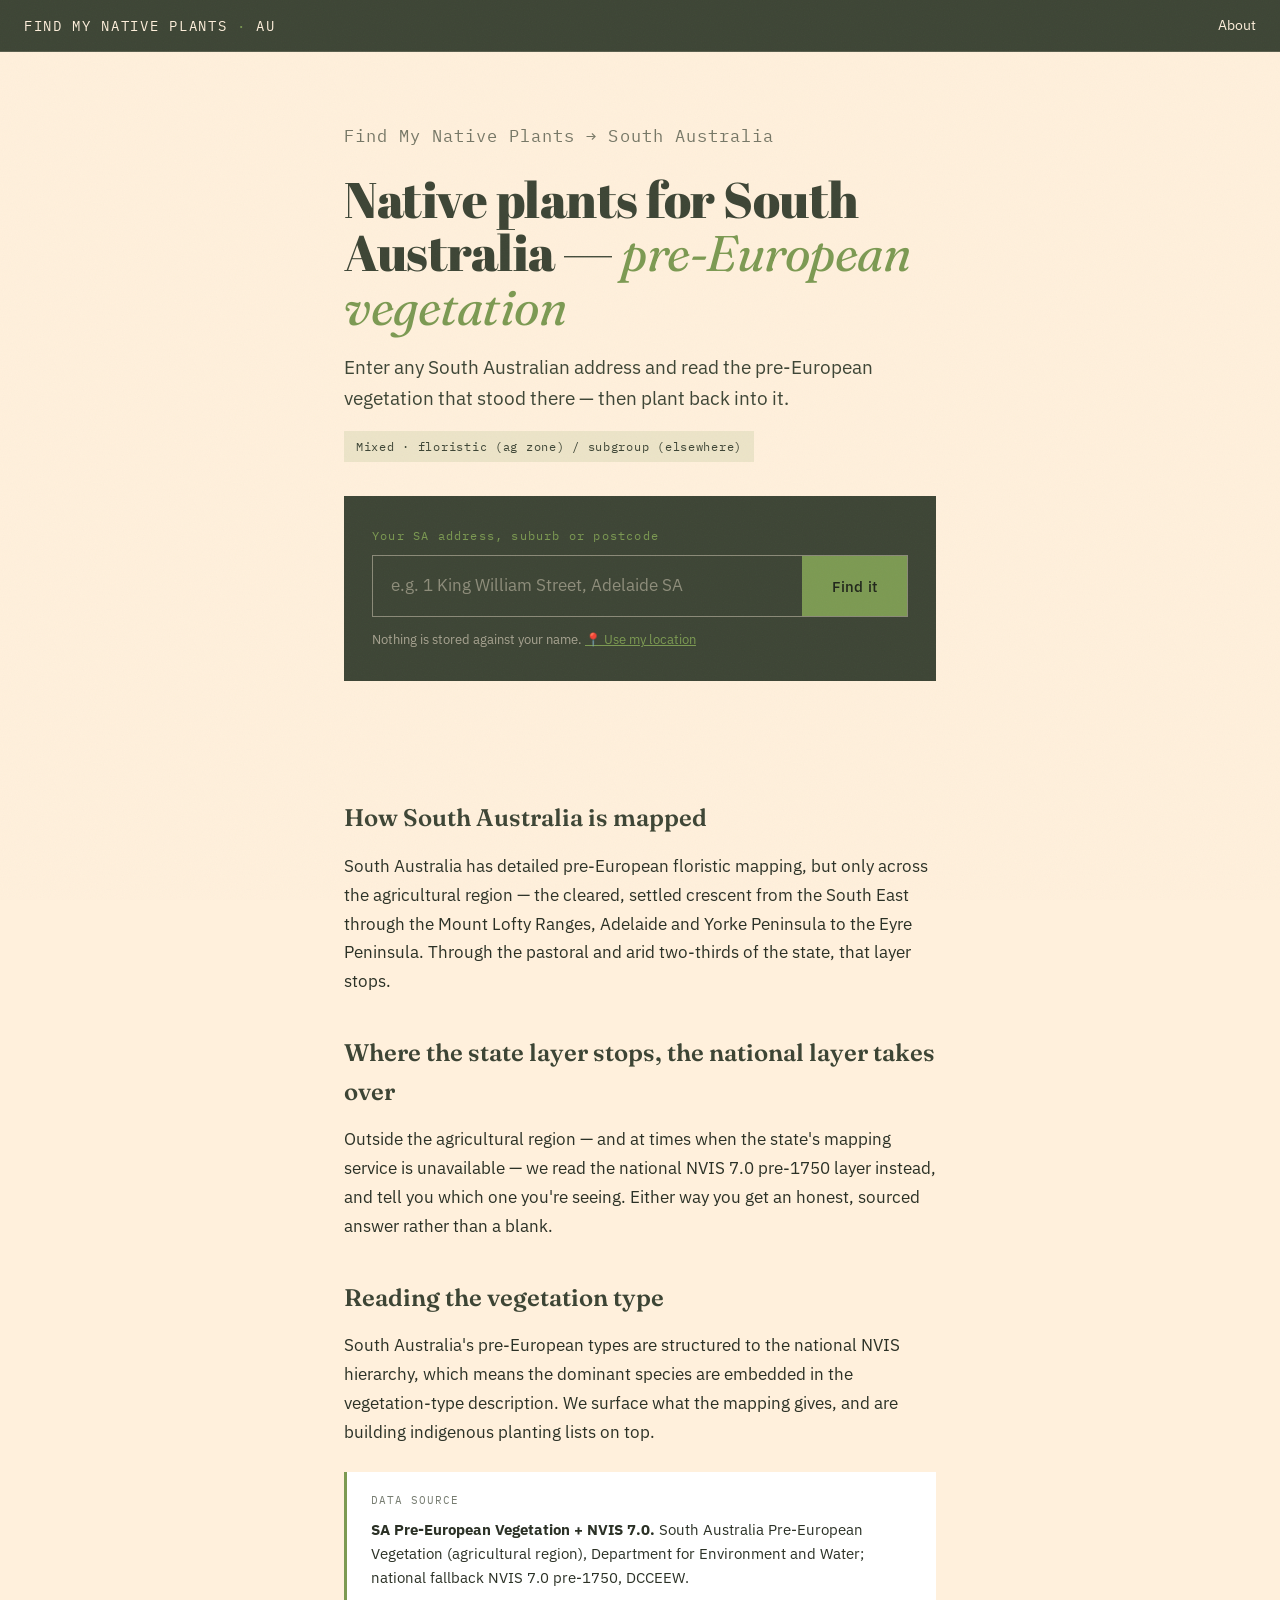
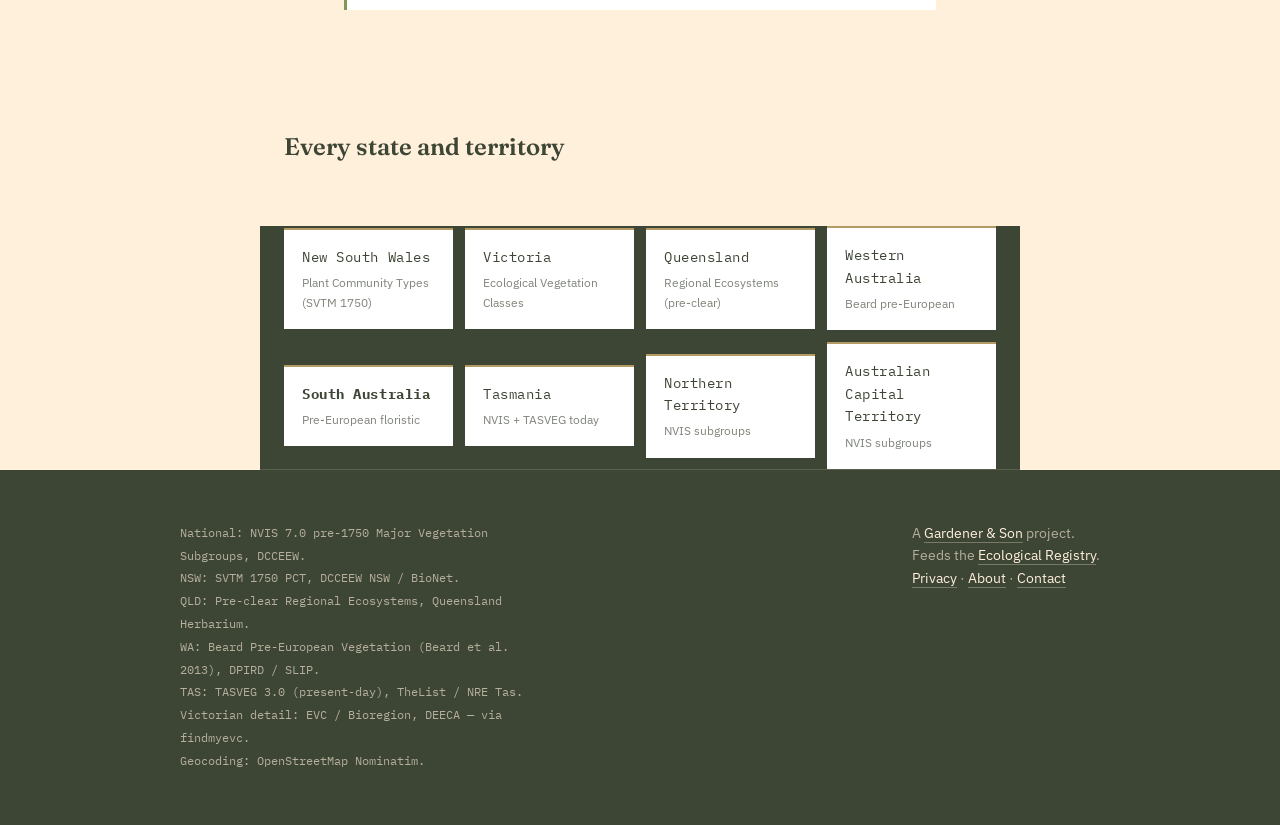
<file: sa/index.html>
<!DOCTYPE html>
<html lang="en-AU">
<head>
<meta charset="utf-8">
<meta name="viewport" content="width=device-width, initial-scale=1">
<title>Native plants for South Australia — pre-European vegetation | Find My Native Plants</title>
<meta name="description" content="Find the pre-European vegetation at any South Australian address — floristic mapping across the agricultural zone, and national pre-1750 subgroups through the pastoral and arid country.">
<link rel="canonical" href="https://findmynativeplants.com.au/sa/">
<meta name="robots" content="index,follow,max-image-preview:large">
<link rel="manifest" href="/manifest.json">
<meta name="theme-color" content="#3d4535">
<link rel="apple-touch-icon" href="/icon-192.png">
<link rel="icon" type="image/png" sizes="32x32" href="/favicon.png">
<meta property="og:title" content="Native plants for South Australia — pre-European vegetation">
<meta property="og:description" content="Find the pre-European vegetation at any South Australian address — floristic mapping across the agricultural zone, and national pre-1750 subgroups through the pastoral and arid country.">
<meta property="og:type" content="website">
<meta property="og:url" content="https://findmynativeplants.com.au/sa/">
<meta property="og:image" content="https://findmynativeplants.com.au/icon-512.png">
<meta property="og:locale" content="en_AU">
<meta name="twitter:card" content="summary_large_image">
<link rel="preconnect" href="https://fonts.googleapis.com">
<link rel="preconnect" href="https://fonts.gstatic.com" crossorigin>
<link href="https://fonts.googleapis.com/css2?family=Abril+Fatface&family=Fraunces:ital,opsz,wght@0,9..144,300..700;1,9..144,300..700&family=IBM+Plex+Mono:wght@400;500&family=IBM+Plex+Sans:ital,wght@0,400;0,500;0,600;1,400&display=swap" rel="stylesheet">
<link rel="stylesheet" href="/styles.css">
<script type="application/ld+json">
{
  "@context": "https://schema.org",
  "@graph": [
    {
      "@type": "BreadcrumbList",
      "itemListElement": [
        {
          "@type": "ListItem",
          "position": 1,
          "name": "Find My Native Plants",
          "item": "https://findmynativeplants.com.au/"
        },
        {
          "@type": "ListItem",
          "position": 2,
          "name": "South Australia",
          "item": "https://findmynativeplants.com.au/sa/"
        }
      ]
    },
    {
      "@type": "WebPage",
      "@id": "https://findmynativeplants.com.au/sa/",
      "url": "https://findmynativeplants.com.au/sa/",
      "name": "Native plants for South Australia — pre-European vegetation",
      "description": "Find the pre-European vegetation at any South Australian address — floristic mapping across the agricultural zone, and national pre-1750 subgroups through the pastoral and arid country.",
      "inLanguage": "en-AU",
      "isPartOf": {
        "@id": "https://findmynativeplants.com.au/#website"
      },
      "about": {
        "@type": "Place",
        "name": "South Australia, Australia"
      }
    }
  ]
}
</script>
</head>
<body>
<div class="noise"></div>
<nav>
  <span class="mark"><a href="/" style="color:inherit;text-decoration:none">FIND MY NATIVE PLANTS <em>·</em> AU</a></span>
  <a href="/about.html">About</a>
</nav>

<main>
<article class="prose">
  <p class="breadcrumb"><a href="/">Find My Native Plants</a> → South Australia</p>
  <h1>Native plants for South Australia — <i style="font-family:Fraunces,serif;font-style:italic;color:var(--signal)">pre-European vegetation</i></h1>
  <p class="lede">Enter any South Australian address and read the pre-European vegetation that stood there — then plant back into it.</p>
  <span class="resbadge">Mixed · floristic (ag zone) / subgroup (elsewhere)</span>

  <div class="embed">
    <label for="addr">Your SA address, suburb or postcode</label>
    <div class="field">
      <input id="addr" type="text" autocomplete="street-address" placeholder="e.g. 1 King William Street, Adelaide SA" enterkeyhint="search">
      <button id="go" type="button">Find it</button>
    </div>
    <p class="hint">Nothing is stored against your name. <button id="locate" type="button" style="background:none;border:0;color:var(--signal);cursor:pointer;text-decoration:underline;font:inherit">📍 Use my location</button></p>
  </div>
</article>
</main>

<div class="results" id="results" hidden></div>

<article class="prose">
  <h2>How South Australia is mapped</h2>
    <p>South Australia has detailed pre-European floristic mapping, but only across the agricultural region — the cleared, settled crescent from the South East through the Mount Lofty Ranges, Adelaide and Yorke Peninsula to the Eyre Peninsula. Through the pastoral and arid two-thirds of the state, that layer stops.</p>
  <h2>Where the state layer stops, the national layer takes over</h2>
    <p>Outside the agricultural region — and at times when the state's mapping service is unavailable — we read the national NVIS 7.0 pre-1750 layer instead, and tell you which one you're seeing. Either way you get an honest, sourced answer rather than a blank.</p>
  <h2>Reading the vegetation type</h2>
    <p>South Australia's pre-European types are structured to the national NVIS hierarchy, which means the dominant species are embedded in the vegetation-type description. We surface what the mapping gives, and are building indigenous planting lists on top.</p>

  <div class="datasource">
    <span>DATA SOURCE</span>
    <p><strong>SA Pre-European Vegetation + NVIS 7.0.</strong> South Australia Pre-European Vegetation (agricultural region), Department for Environment and Water; national fallback NVIS 7.0 pre-1750, DCCEEW.</p>
  </div>
</article>

<section class="prose wide">
  <h2>Every state and territory</h2>
</section>
<nav class="stategrid" aria-label="States and territories">
  <a href="/nsw/">New South Wales <small>Plant Community Types (SVTM 1750)</small></a>
  <a href="/vic/">Victoria <small>Ecological Vegetation Classes</small></a>
  <a href="/qld/">Queensland <small>Regional Ecosystems (pre-clear)</small></a>
  <a href="/wa/">Western Australia <small>Beard pre-European</small></a>
  <a href="/sa/" aria-current="page"><strong>South Australia</strong> <small>Pre-European floristic</small></a>
  <a href="/tas/">Tasmania <small>NVIS + TASVEG today</small></a>
  <a href="/nt/">Northern Territory <small>NVIS subgroups</small></a>
  <a href="/act/">Australian Capital Territory <small>NVIS subgroups</small></a>
</nav>

<footer>
  <div class="wrap">
    <p class="src">
      National: NVIS 7.0 pre-1750 Major Vegetation Subgroups, DCCEEW.<br>
      NSW: SVTM 1750 PCT, DCCEEW NSW / BioNet.<br>
      QLD: Pre-clear Regional Ecosystems, Queensland Herbarium.<br>
      WA: Beard Pre-European Vegetation (Beard et al. 2013), DPIRD / SLIP.<br>
      TAS: TASVEG 3.0 (present-day), TheList / NRE Tas.<br>
      Victorian detail: EVC / Bioregion, DEECA — via findmyevc.<br>
      Geocoding: OpenStreetMap Nominatim.
    </p>
    <p>A <a href="https://gardenerandson.com">Gardener &amp; Son</a> project.<br>
       Feeds the <a href="https://ecologicalregistry.org">Ecological Registry</a>.<br>
       <a href="/privacy.html">Privacy</a> · <a href="/about.html">About</a> · <a href="/contact.html">Contact</a></p>
  </div>
</footer>
<script src="/app.js" defer></script>
</body>
</html>
</file>
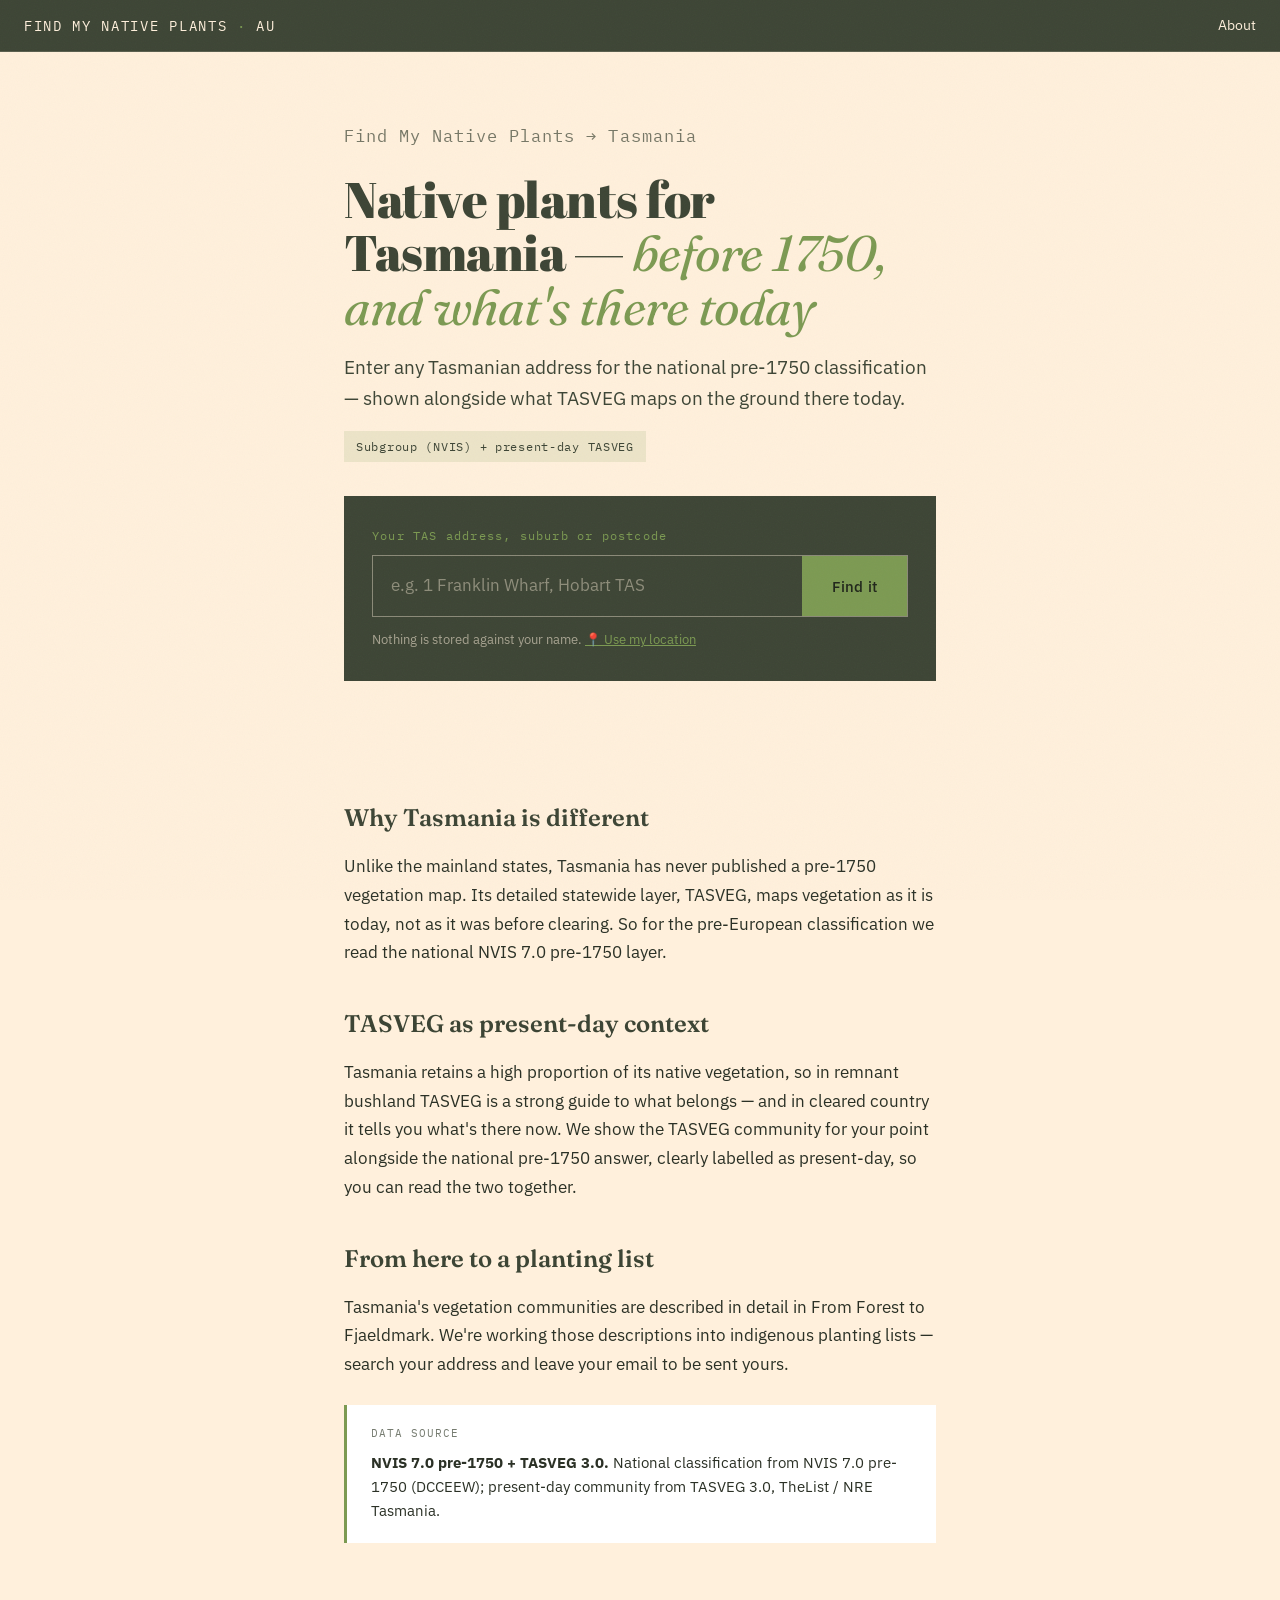
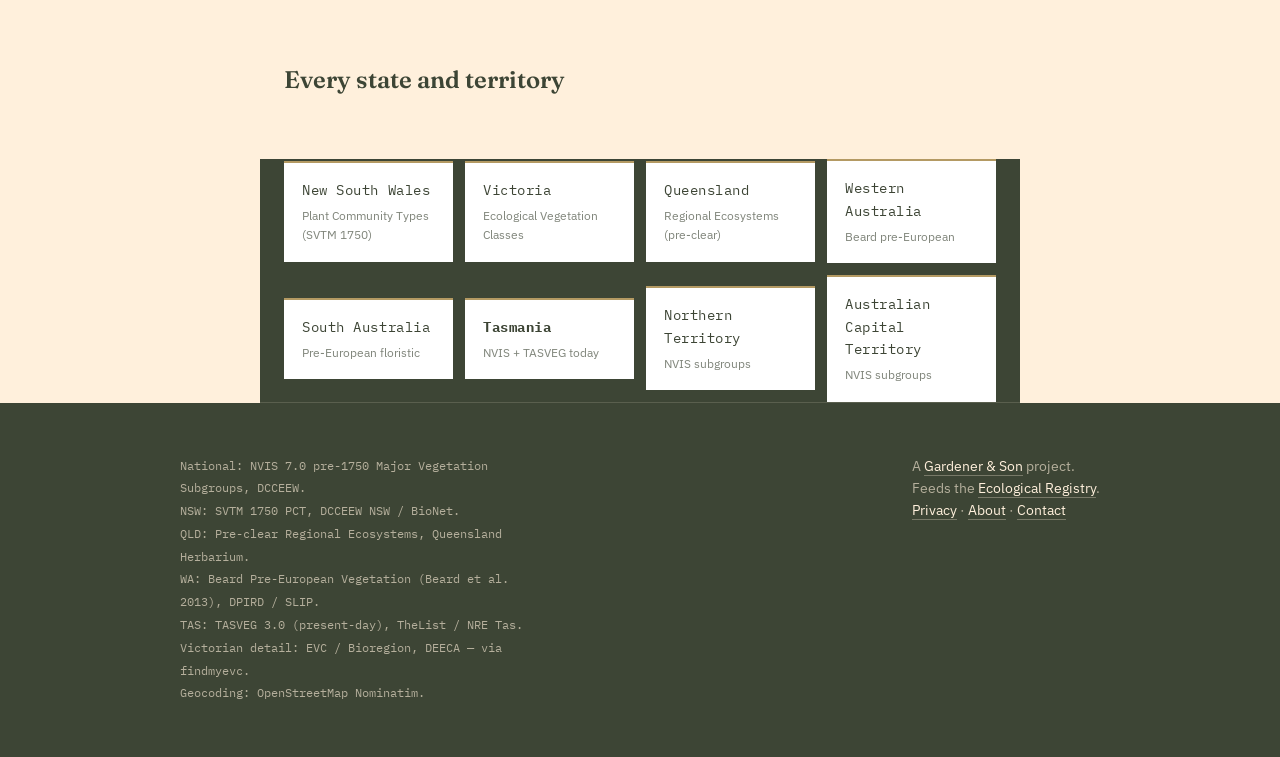
<file: tas/index.html>
<!DOCTYPE html>
<html lang="en-AU">
<head>
<meta charset="utf-8">
<meta name="viewport" content="width=device-width, initial-scale=1">
<title>Native plants for Tasmania — before 1750, and what&#x27;s there today | Find My Native Plants</title>
<meta name="description" content="Tasmania has no pre-1750 map. We give the national pre-European classification for your address and show the present-day TASVEG community alongside it.">
<link rel="canonical" href="https://findmynativeplants.com.au/tas/">
<meta name="robots" content="index,follow,max-image-preview:large">
<link rel="manifest" href="/manifest.json">
<meta name="theme-color" content="#3d4535">
<link rel="apple-touch-icon" href="/icon-192.png">
<link rel="icon" type="image/png" sizes="32x32" href="/favicon.png">
<meta property="og:title" content="Native plants for Tasmania — before 1750, and what&#x27;s there today">
<meta property="og:description" content="Tasmania has no pre-1750 map. We give the national pre-European classification for your address and show the present-day TASVEG community alongside it.">
<meta property="og:type" content="website">
<meta property="og:url" content="https://findmynativeplants.com.au/tas/">
<meta property="og:image" content="https://findmynativeplants.com.au/icon-512.png">
<meta property="og:locale" content="en_AU">
<meta name="twitter:card" content="summary_large_image">
<link rel="preconnect" href="https://fonts.googleapis.com">
<link rel="preconnect" href="https://fonts.gstatic.com" crossorigin>
<link href="https://fonts.googleapis.com/css2?family=Abril+Fatface&family=Fraunces:ital,opsz,wght@0,9..144,300..700;1,9..144,300..700&family=IBM+Plex+Mono:wght@400;500&family=IBM+Plex+Sans:ital,wght@0,400;0,500;0,600;1,400&display=swap" rel="stylesheet">
<link rel="stylesheet" href="/styles.css">
<script type="application/ld+json">
{
  "@context": "https://schema.org",
  "@graph": [
    {
      "@type": "BreadcrumbList",
      "itemListElement": [
        {
          "@type": "ListItem",
          "position": 1,
          "name": "Find My Native Plants",
          "item": "https://findmynativeplants.com.au/"
        },
        {
          "@type": "ListItem",
          "position": 2,
          "name": "Tasmania",
          "item": "https://findmynativeplants.com.au/tas/"
        }
      ]
    },
    {
      "@type": "WebPage",
      "@id": "https://findmynativeplants.com.au/tas/",
      "url": "https://findmynativeplants.com.au/tas/",
      "name": "Native plants for Tasmania — before 1750, and what's there today",
      "description": "Tasmania has no pre-1750 map. We give the national pre-European classification for your address and show the present-day TASVEG community alongside it.",
      "inLanguage": "en-AU",
      "isPartOf": {
        "@id": "https://findmynativeplants.com.au/#website"
      },
      "about": {
        "@type": "Place",
        "name": "Tasmania, Australia"
      }
    }
  ]
}
</script>
</head>
<body>
<div class="noise"></div>
<nav>
  <span class="mark"><a href="/" style="color:inherit;text-decoration:none">FIND MY NATIVE PLANTS <em>·</em> AU</a></span>
  <a href="/about.html">About</a>
</nav>

<main>
<article class="prose">
  <p class="breadcrumb"><a href="/">Find My Native Plants</a> → Tasmania</p>
  <h1>Native plants for Tasmania — <i style="font-family:Fraunces,serif;font-style:italic;color:var(--signal)">before 1750, and what&#x27;s there today</i></h1>
  <p class="lede">Enter any Tasmanian address for the national pre-1750 classification — shown alongside what TASVEG maps on the ground there today.</p>
  <span class="resbadge">Subgroup (NVIS) + present-day TASVEG</span>

  <div class="embed">
    <label for="addr">Your TAS address, suburb or postcode</label>
    <div class="field">
      <input id="addr" type="text" autocomplete="street-address" placeholder="e.g. 1 Franklin Wharf, Hobart TAS" enterkeyhint="search">
      <button id="go" type="button">Find it</button>
    </div>
    <p class="hint">Nothing is stored against your name. <button id="locate" type="button" style="background:none;border:0;color:var(--signal);cursor:pointer;text-decoration:underline;font:inherit">📍 Use my location</button></p>
  </div>
</article>
</main>

<div class="results" id="results" hidden></div>

<article class="prose">
  <h2>Why Tasmania is different</h2>
    <p>Unlike the mainland states, Tasmania has never published a pre-1750 vegetation map. Its detailed statewide layer, TASVEG, maps vegetation as it is today, not as it was before clearing. So for the pre-European classification we read the national NVIS 7.0 pre-1750 layer.</p>
  <h2>TASVEG as present-day context</h2>
    <p>Tasmania retains a high proportion of its native vegetation, so in remnant bushland TASVEG is a strong guide to what belongs — and in cleared country it tells you what's there now. We show the TASVEG community for your point alongside the national pre-1750 answer, clearly labelled as present-day, so you can read the two together.</p>
  <h2>From here to a planting list</h2>
    <p>Tasmania's vegetation communities are described in detail in From Forest to Fjaeldmark. We're working those descriptions into indigenous planting lists — search your address and leave your email to be sent yours.</p>

  <div class="datasource">
    <span>DATA SOURCE</span>
    <p><strong>NVIS 7.0 pre-1750 + TASVEG 3.0.</strong> National classification from NVIS 7.0 pre-1750 (DCCEEW); present-day community from TASVEG 3.0, TheList / NRE Tasmania.</p>
  </div>
</article>

<section class="prose wide">
  <h2>Every state and territory</h2>
</section>
<nav class="stategrid" aria-label="States and territories">
  <a href="/nsw/">New South Wales <small>Plant Community Types (SVTM 1750)</small></a>
  <a href="/vic/">Victoria <small>Ecological Vegetation Classes</small></a>
  <a href="/qld/">Queensland <small>Regional Ecosystems (pre-clear)</small></a>
  <a href="/wa/">Western Australia <small>Beard pre-European</small></a>
  <a href="/sa/">South Australia <small>Pre-European floristic</small></a>
  <a href="/tas/" aria-current="page"><strong>Tasmania</strong> <small>NVIS + TASVEG today</small></a>
  <a href="/nt/">Northern Territory <small>NVIS subgroups</small></a>
  <a href="/act/">Australian Capital Territory <small>NVIS subgroups</small></a>
</nav>

<footer>
  <div class="wrap">
    <p class="src">
      National: NVIS 7.0 pre-1750 Major Vegetation Subgroups, DCCEEW.<br>
      NSW: SVTM 1750 PCT, DCCEEW NSW / BioNet.<br>
      QLD: Pre-clear Regional Ecosystems, Queensland Herbarium.<br>
      WA: Beard Pre-European Vegetation (Beard et al. 2013), DPIRD / SLIP.<br>
      TAS: TASVEG 3.0 (present-day), TheList / NRE Tas.<br>
      Victorian detail: EVC / Bioregion, DEECA — via findmyevc.<br>
      Geocoding: OpenStreetMap Nominatim.
    </p>
    <p>A <a href="https://gardenerandson.com">Gardener &amp; Son</a> project.<br>
       Feeds the <a href="https://ecologicalregistry.org">Ecological Registry</a>.<br>
       <a href="/privacy.html">Privacy</a> · <a href="/about.html">About</a> · <a href="/contact.html">Contact</a></p>
  </div>
</footer>
<script src="/app.js" defer></script>
</body>
</html>
</file>
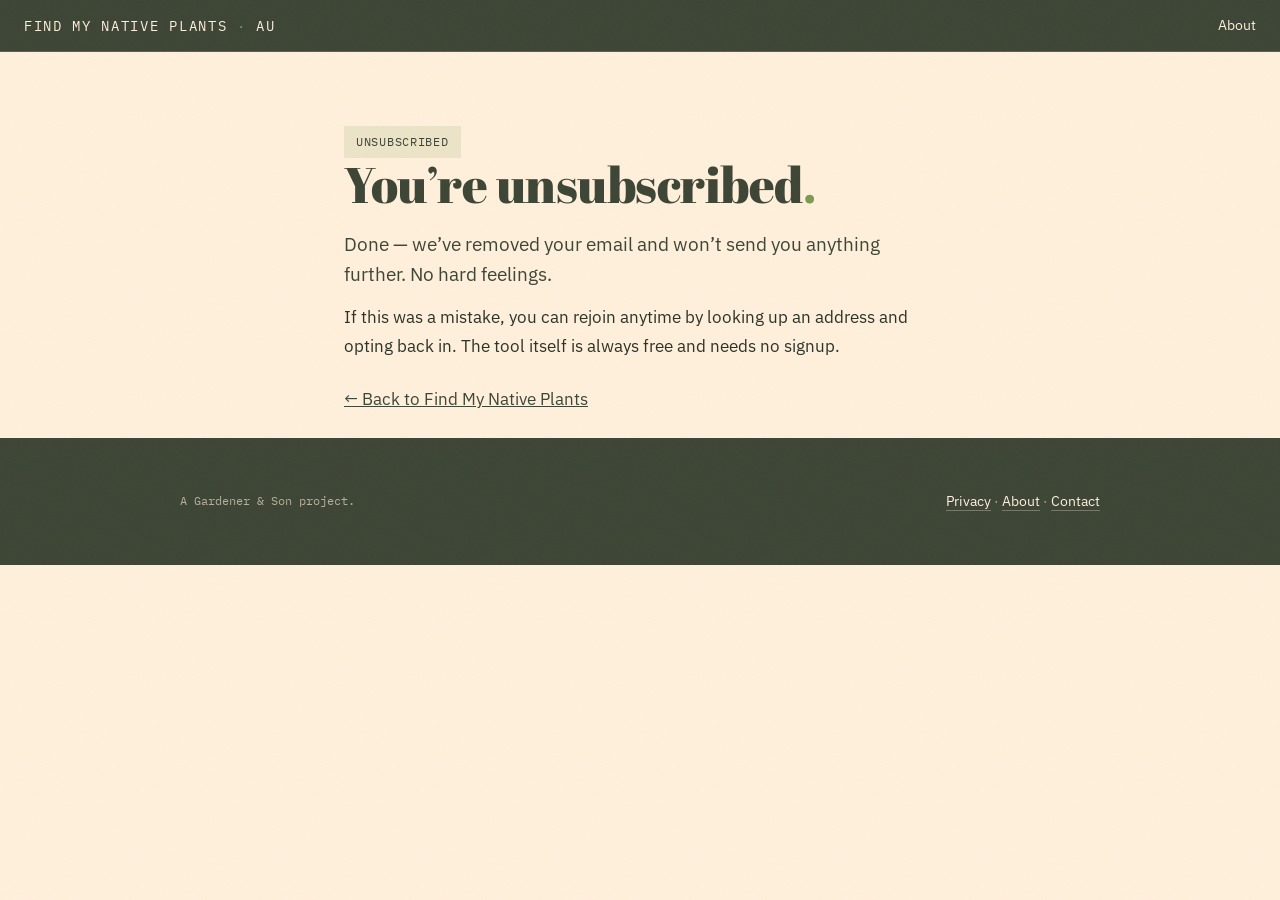
<file: unsubscribed/index.html>
<!DOCTYPE html>
<html lang="en-AU">
<head>
<meta charset="utf-8">
<meta name="viewport" content="width=device-width, initial-scale=1">
<title>You’ve unsubscribed | Find My Native Plants</title>
<meta name="robots" content="noindex,follow">
<link rel="canonical" href="https://findmynativeplants.com.au/unsubscribed/">
<link rel="icon" type="image/png" sizes="32x32" href="/favicon.png">
<meta name="theme-color" content="#3d4535">
<link rel="preconnect" href="https://fonts.googleapis.com">
<link rel="preconnect" href="https://fonts.gstatic.com" crossorigin>
<link href="https://fonts.googleapis.com/css2?family=Abril+Fatface&family=Fraunces:ital,opsz,wght@0,9..144,300..700;1,9..144,300..700&family=IBM+Plex+Mono:wght@400;500&family=IBM+Plex+Sans:ital,wght@0,400;0,500;0,600;1,400&display=swap" rel="stylesheet">
<link rel="stylesheet" href="/styles.css">
</head>
<body>
<div class="noise"></div>
<nav>
  <span class="mark"><a href="/" style="color:inherit;text-decoration:none">FIND MY NATIVE PLANTS <em>·</em> AU</a></span>
  <a href="/about.html">About</a>
</nav>
<main>
<article class="prose">
  <span class="resbadge">UNSUBSCRIBED</span>
  <h1>You’re unsubscribed<span style="color:var(--signal)">.</span></h1>
  <p class="lede">Done — we’ve removed your email and won’t send you anything further. No hard feelings.</p>
  <p>If this was a mistake, you can rejoin anytime by looking up an address and opting back in. The tool itself
     is always free and needs no signup.</p>
  <p style="margin-top:24px"><a href="/">← Back to Find My Native Plants</a></p>
</article>
</main>
<footer>
  <div class="wrap">
    <p class="src">A Gardener &amp; Son project.</p>
    <p><a href="/privacy.html">Privacy</a> · <a href="/about.html">About</a> · <a href="/contact.html">Contact</a></p>
  </div>
</footer>
</body>
</html>
</file>
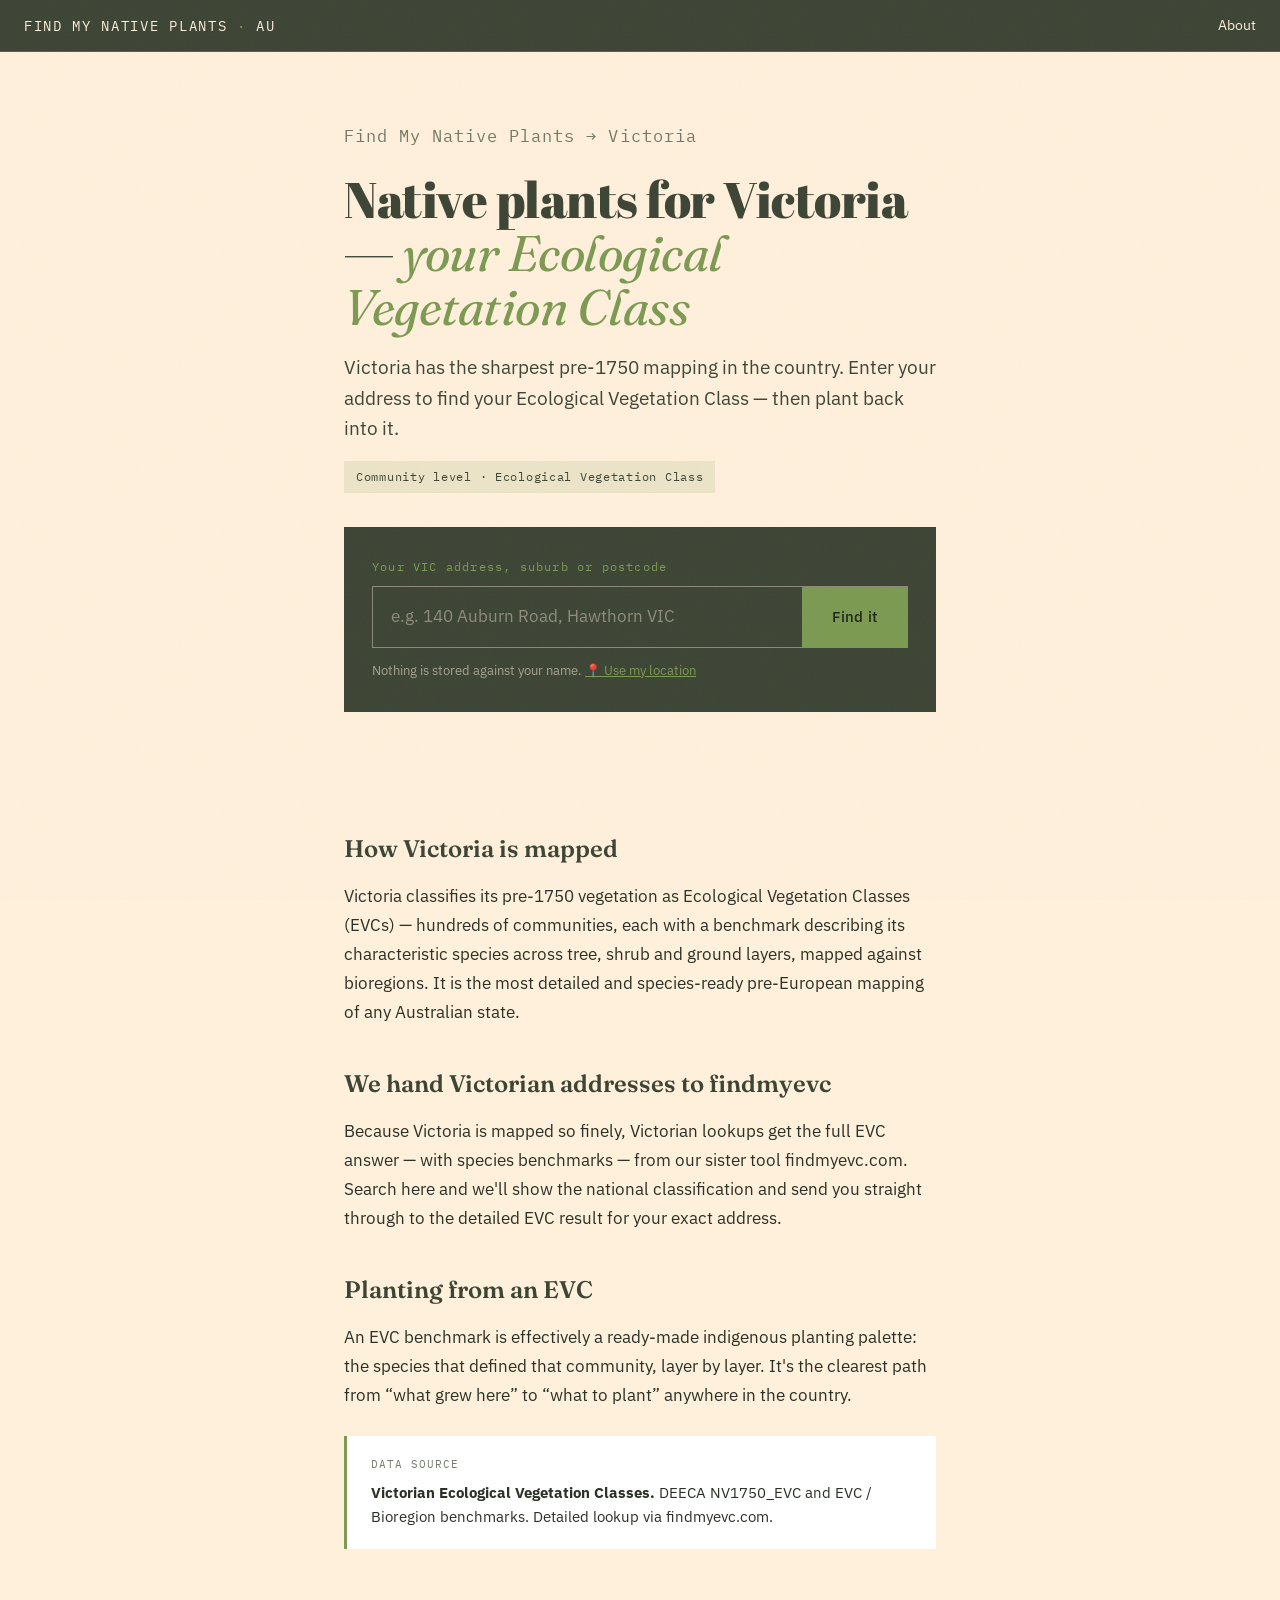
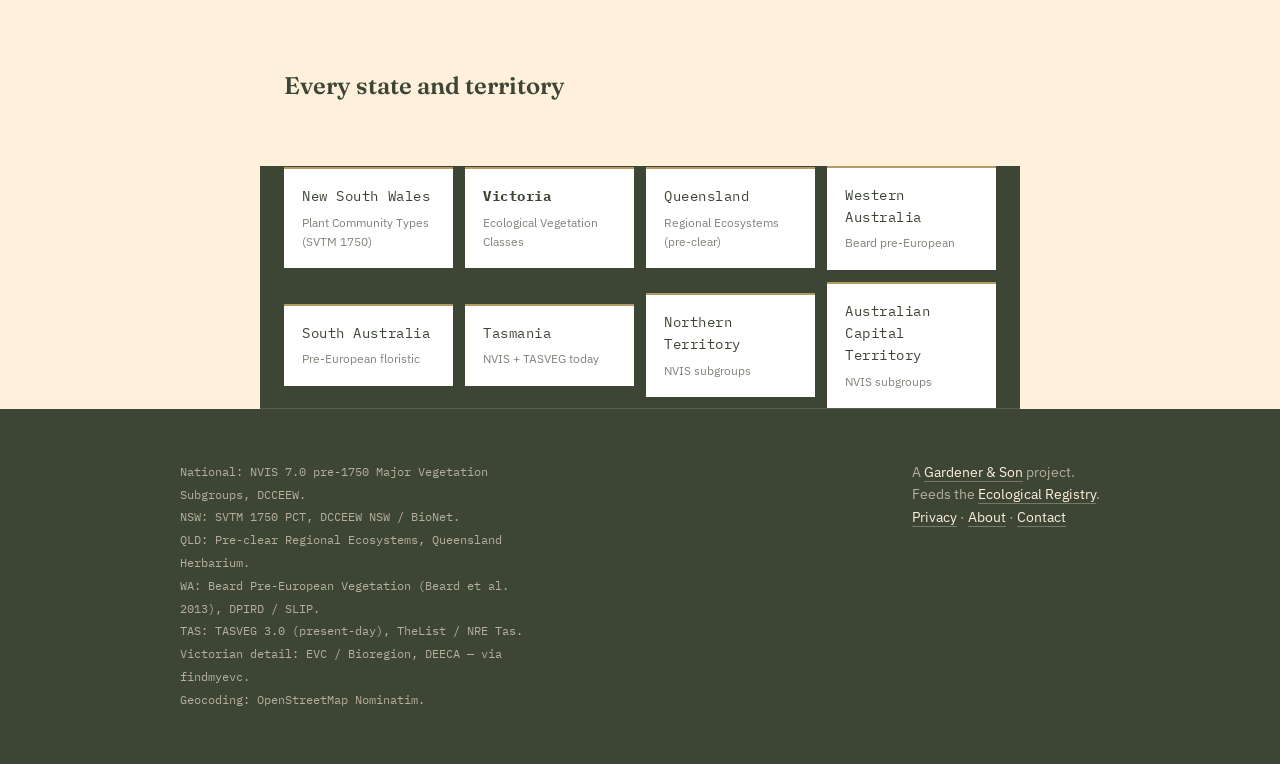
<file: vic/index.html>
<!DOCTYPE html>
<html lang="en-AU">
<head>
<meta charset="utf-8">
<meta name="viewport" content="width=device-width, initial-scale=1">
<title>Native plants for Victoria — your Ecological Vegetation Class | Find My Native Plants</title>
<meta name="description" content="Victoria has Australia&#x27;s finest pre-1750 mapping: Ecological Vegetation Classes with species benchmarks. Find your EVC and the indigenous plants that belong to it.">
<link rel="canonical" href="https://findmynativeplants.com.au/vic/">
<meta name="robots" content="index,follow,max-image-preview:large">
<link rel="manifest" href="/manifest.json">
<meta name="theme-color" content="#3d4535">
<link rel="apple-touch-icon" href="/icon-192.png">
<link rel="icon" type="image/png" sizes="32x32" href="/favicon.png">
<meta property="og:title" content="Native plants for Victoria — your Ecological Vegetation Class">
<meta property="og:description" content="Victoria has Australia&#x27;s finest pre-1750 mapping: Ecological Vegetation Classes with species benchmarks. Find your EVC and the indigenous plants that belong to it.">
<meta property="og:type" content="website">
<meta property="og:url" content="https://findmynativeplants.com.au/vic/">
<meta property="og:image" content="https://findmynativeplants.com.au/icon-512.png">
<meta property="og:locale" content="en_AU">
<meta name="twitter:card" content="summary_large_image">
<link rel="preconnect" href="https://fonts.googleapis.com">
<link rel="preconnect" href="https://fonts.gstatic.com" crossorigin>
<link href="https://fonts.googleapis.com/css2?family=Abril+Fatface&family=Fraunces:ital,opsz,wght@0,9..144,300..700;1,9..144,300..700&family=IBM+Plex+Mono:wght@400;500&family=IBM+Plex+Sans:ital,wght@0,400;0,500;0,600;1,400&display=swap" rel="stylesheet">
<link rel="stylesheet" href="/styles.css">
<script type="application/ld+json">
{
  "@context": "https://schema.org",
  "@graph": [
    {
      "@type": "BreadcrumbList",
      "itemListElement": [
        {
          "@type": "ListItem",
          "position": 1,
          "name": "Find My Native Plants",
          "item": "https://findmynativeplants.com.au/"
        },
        {
          "@type": "ListItem",
          "position": 2,
          "name": "Victoria",
          "item": "https://findmynativeplants.com.au/vic/"
        }
      ]
    },
    {
      "@type": "WebPage",
      "@id": "https://findmynativeplants.com.au/vic/",
      "url": "https://findmynativeplants.com.au/vic/",
      "name": "Native plants for Victoria — your Ecological Vegetation Class",
      "description": "Victoria has Australia's finest pre-1750 mapping: Ecological Vegetation Classes with species benchmarks. Find your EVC and the indigenous plants that belong to it.",
      "inLanguage": "en-AU",
      "isPartOf": {
        "@id": "https://findmynativeplants.com.au/#website"
      },
      "about": {
        "@type": "Place",
        "name": "Victoria, Australia"
      }
    }
  ]
}
</script>
</head>
<body>
<div class="noise"></div>
<nav>
  <span class="mark"><a href="/" style="color:inherit;text-decoration:none">FIND MY NATIVE PLANTS <em>·</em> AU</a></span>
  <a href="/about.html">About</a>
</nav>

<main>
<article class="prose">
  <p class="breadcrumb"><a href="/">Find My Native Plants</a> → Victoria</p>
  <h1>Native plants for Victoria — <i style="font-family:Fraunces,serif;font-style:italic;color:var(--signal)">your Ecological Vegetation Class</i></h1>
  <p class="lede">Victoria has the sharpest pre-1750 mapping in the country. Enter your address to find your Ecological Vegetation Class — then plant back into it.</p>
  <span class="resbadge">Community level · Ecological Vegetation Class</span>

  <div class="embed">
    <label for="addr">Your VIC address, suburb or postcode</label>
    <div class="field">
      <input id="addr" type="text" autocomplete="street-address" placeholder="e.g. 140 Auburn Road, Hawthorn VIC" enterkeyhint="search">
      <button id="go" type="button">Find it</button>
    </div>
    <p class="hint">Nothing is stored against your name. <button id="locate" type="button" style="background:none;border:0;color:var(--signal);cursor:pointer;text-decoration:underline;font:inherit">📍 Use my location</button></p>
  </div>
</article>
</main>

<div class="results" id="results" hidden></div>

<article class="prose">
  <h2>How Victoria is mapped</h2>
    <p>Victoria classifies its pre-1750 vegetation as Ecological Vegetation Classes (EVCs) — hundreds of communities, each with a benchmark describing its characteristic species across tree, shrub and ground layers, mapped against bioregions. It is the most detailed and species-ready pre-European mapping of any Australian state.</p>
  <h2>We hand Victorian addresses to findmyevc</h2>
    <p>Because Victoria is mapped so finely, Victorian lookups get the full EVC answer — with species benchmarks — from our sister tool findmyevc.com. Search here and we'll show the national classification and send you straight through to the detailed EVC result for your exact address.</p>
  <h2>Planting from an EVC</h2>
    <p>An EVC benchmark is effectively a ready-made indigenous planting palette: the species that defined that community, layer by layer. It's the clearest path from “what grew here” to “what to plant” anywhere in the country.</p>

  <div class="datasource">
    <span>DATA SOURCE</span>
    <p><strong>Victorian Ecological Vegetation Classes.</strong> DEECA NV1750_EVC and EVC / Bioregion benchmarks. Detailed lookup via findmyevc.com.</p>
  </div>
</article>

<section class="prose wide">
  <h2>Every state and territory</h2>
</section>
<nav class="stategrid" aria-label="States and territories">
  <a href="/nsw/">New South Wales <small>Plant Community Types (SVTM 1750)</small></a>
  <a href="/vic/" aria-current="page"><strong>Victoria</strong> <small>Ecological Vegetation Classes</small></a>
  <a href="/qld/">Queensland <small>Regional Ecosystems (pre-clear)</small></a>
  <a href="/wa/">Western Australia <small>Beard pre-European</small></a>
  <a href="/sa/">South Australia <small>Pre-European floristic</small></a>
  <a href="/tas/">Tasmania <small>NVIS + TASVEG today</small></a>
  <a href="/nt/">Northern Territory <small>NVIS subgroups</small></a>
  <a href="/act/">Australian Capital Territory <small>NVIS subgroups</small></a>
</nav>

<footer>
  <div class="wrap">
    <p class="src">
      National: NVIS 7.0 pre-1750 Major Vegetation Subgroups, DCCEEW.<br>
      NSW: SVTM 1750 PCT, DCCEEW NSW / BioNet.<br>
      QLD: Pre-clear Regional Ecosystems, Queensland Herbarium.<br>
      WA: Beard Pre-European Vegetation (Beard et al. 2013), DPIRD / SLIP.<br>
      TAS: TASVEG 3.0 (present-day), TheList / NRE Tas.<br>
      Victorian detail: EVC / Bioregion, DEECA — via findmyevc.<br>
      Geocoding: OpenStreetMap Nominatim.
    </p>
    <p>A <a href="https://gardenerandson.com">Gardener &amp; Son</a> project.<br>
       Feeds the <a href="https://ecologicalregistry.org">Ecological Registry</a>.<br>
       <a href="/privacy.html">Privacy</a> · <a href="/about.html">About</a> · <a href="/contact.html">Contact</a></p>
  </div>
</footer>
<script src="/app.js" defer></script>
</body>
</html>
</file>
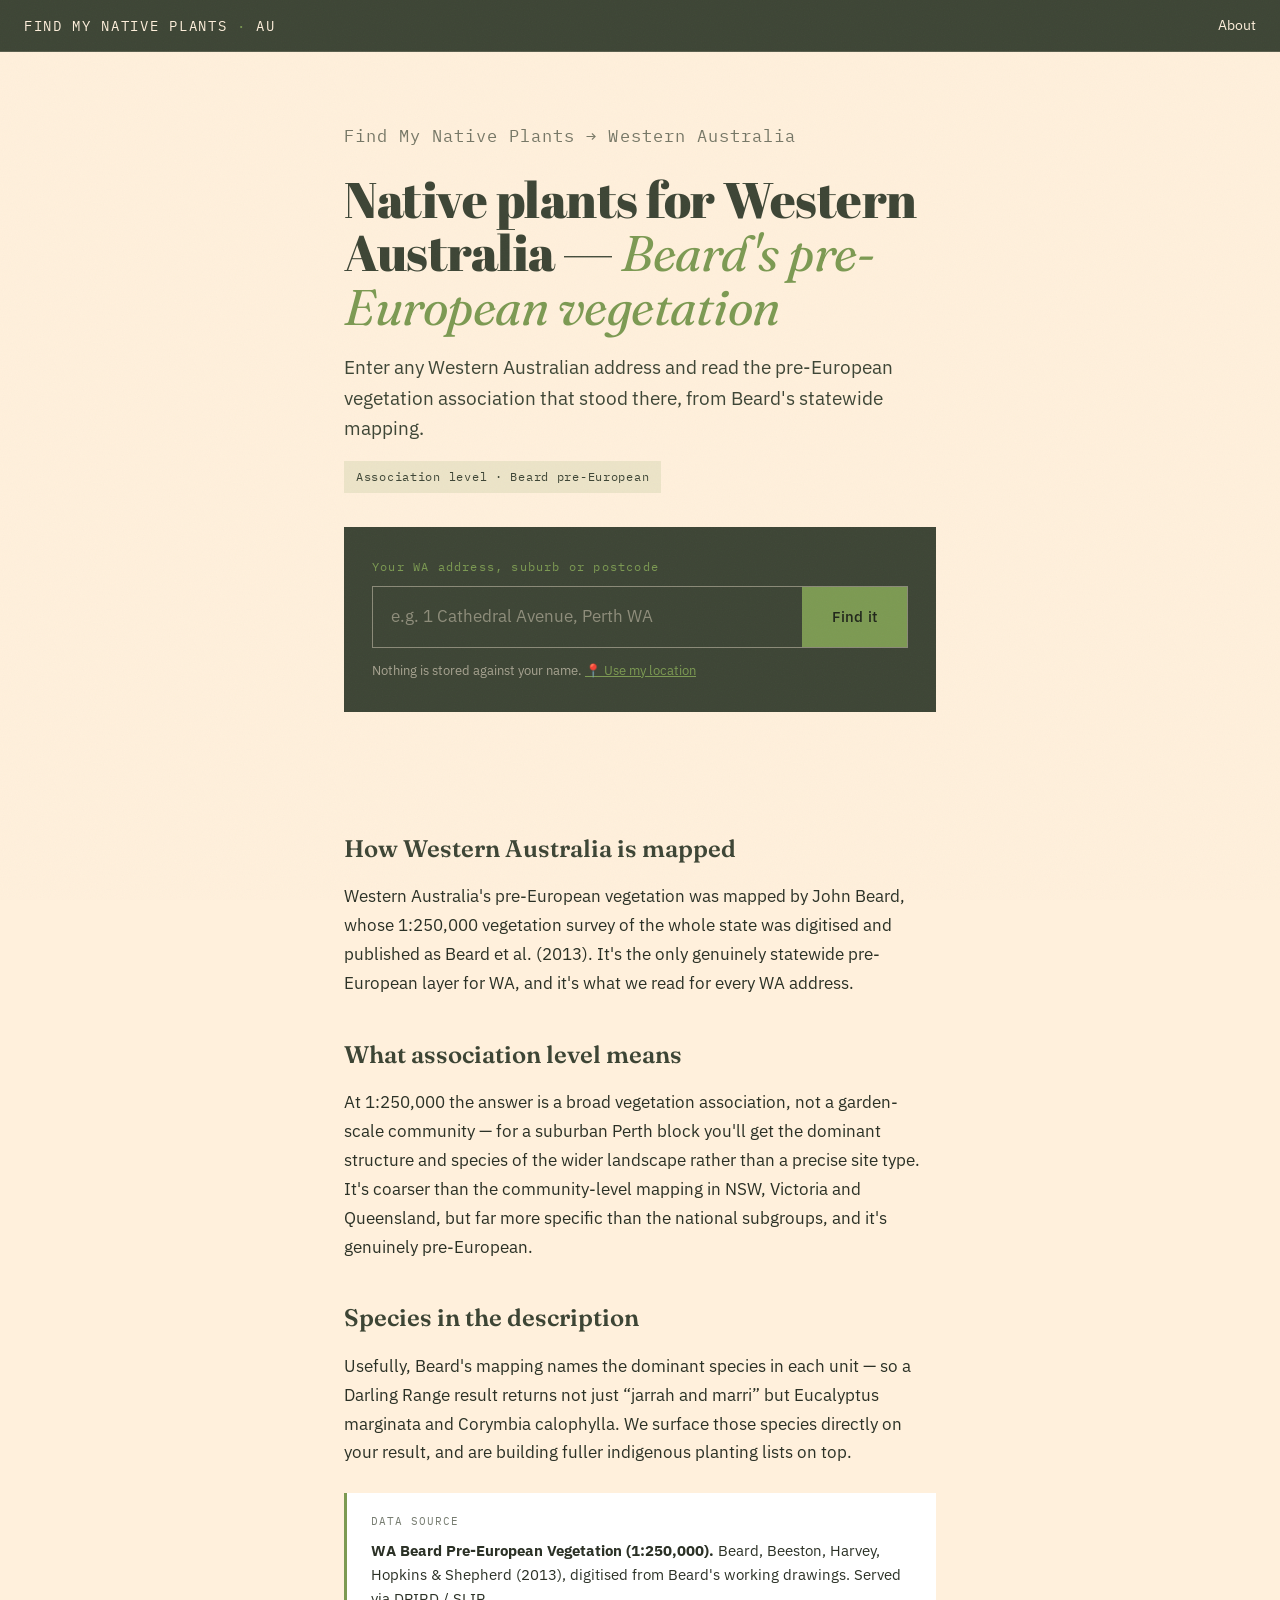
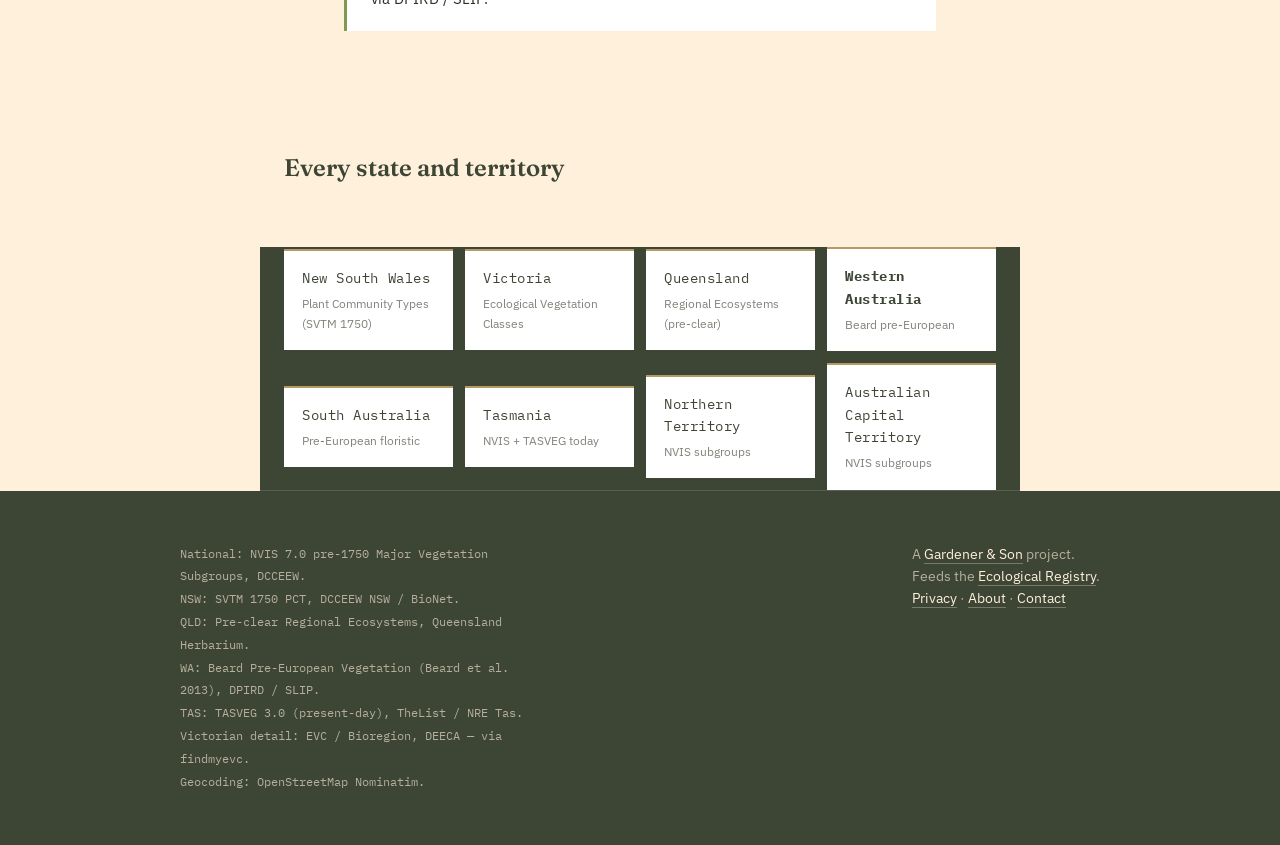
<file: wa/index.html>
<!DOCTYPE html>
<html lang="en-AU">
<head>
<meta charset="utf-8">
<meta name="viewport" content="width=device-width, initial-scale=1">
<title>Native plants for Western Australia — Beard&#x27;s pre-European vegetation | Find My Native Plants</title>
<meta name="description" content="Find the pre-European vegetation association at any WA address from Beard&#x27;s statewide 1:250,000 mapping — with the dominant species named in the description.">
<link rel="canonical" href="https://findmynativeplants.com.au/wa/">
<meta name="robots" content="index,follow,max-image-preview:large">
<link rel="manifest" href="/manifest.json">
<meta name="theme-color" content="#3d4535">
<link rel="apple-touch-icon" href="/icon-192.png">
<link rel="icon" type="image/png" sizes="32x32" href="/favicon.png">
<meta property="og:title" content="Native plants for Western Australia — Beard&#x27;s pre-European vegetation">
<meta property="og:description" content="Find the pre-European vegetation association at any WA address from Beard&#x27;s statewide 1:250,000 mapping — with the dominant species named in the description.">
<meta property="og:type" content="website">
<meta property="og:url" content="https://findmynativeplants.com.au/wa/">
<meta property="og:image" content="https://findmynativeplants.com.au/icon-512.png">
<meta property="og:locale" content="en_AU">
<meta name="twitter:card" content="summary_large_image">
<link rel="preconnect" href="https://fonts.googleapis.com">
<link rel="preconnect" href="https://fonts.gstatic.com" crossorigin>
<link href="https://fonts.googleapis.com/css2?family=Abril+Fatface&family=Fraunces:ital,opsz,wght@0,9..144,300..700;1,9..144,300..700&family=IBM+Plex+Mono:wght@400;500&family=IBM+Plex+Sans:ital,wght@0,400;0,500;0,600;1,400&display=swap" rel="stylesheet">
<link rel="stylesheet" href="/styles.css">
<script type="application/ld+json">
{
  "@context": "https://schema.org",
  "@graph": [
    {
      "@type": "BreadcrumbList",
      "itemListElement": [
        {
          "@type": "ListItem",
          "position": 1,
          "name": "Find My Native Plants",
          "item": "https://findmynativeplants.com.au/"
        },
        {
          "@type": "ListItem",
          "position": 2,
          "name": "Western Australia",
          "item": "https://findmynativeplants.com.au/wa/"
        }
      ]
    },
    {
      "@type": "WebPage",
      "@id": "https://findmynativeplants.com.au/wa/",
      "url": "https://findmynativeplants.com.au/wa/",
      "name": "Native plants for Western Australia — Beard's pre-European vegetation",
      "description": "Find the pre-European vegetation association at any WA address from Beard's statewide 1:250,000 mapping — with the dominant species named in the description.",
      "inLanguage": "en-AU",
      "isPartOf": {
        "@id": "https://findmynativeplants.com.au/#website"
      },
      "about": {
        "@type": "Place",
        "name": "Western Australia, Australia"
      }
    }
  ]
}
</script>
</head>
<body>
<div class="noise"></div>
<nav>
  <span class="mark"><a href="/" style="color:inherit;text-decoration:none">FIND MY NATIVE PLANTS <em>·</em> AU</a></span>
  <a href="/about.html">About</a>
</nav>

<main>
<article class="prose">
  <p class="breadcrumb"><a href="/">Find My Native Plants</a> → Western Australia</p>
  <h1>Native plants for Western Australia — <i style="font-family:Fraunces,serif;font-style:italic;color:var(--signal)">Beard&#x27;s pre-European vegetation</i></h1>
  <p class="lede">Enter any Western Australian address and read the pre-European vegetation association that stood there, from Beard's statewide mapping.</p>
  <span class="resbadge">Association level · Beard pre-European</span>

  <div class="embed">
    <label for="addr">Your WA address, suburb or postcode</label>
    <div class="field">
      <input id="addr" type="text" autocomplete="street-address" placeholder="e.g. 1 Cathedral Avenue, Perth WA" enterkeyhint="search">
      <button id="go" type="button">Find it</button>
    </div>
    <p class="hint">Nothing is stored against your name. <button id="locate" type="button" style="background:none;border:0;color:var(--signal);cursor:pointer;text-decoration:underline;font:inherit">📍 Use my location</button></p>
  </div>
</article>
</main>

<div class="results" id="results" hidden></div>

<article class="prose">
  <h2>How Western Australia is mapped</h2>
    <p>Western Australia's pre-European vegetation was mapped by John Beard, whose 1:250,000 vegetation survey of the whole state was digitised and published as Beard et al. (2013). It's the only genuinely statewide pre-European layer for WA, and it's what we read for every WA address.</p>
  <h2>What association level means</h2>
    <p>At 1:250,000 the answer is a broad vegetation association, not a garden-scale community — for a suburban Perth block you'll get the dominant structure and species of the wider landscape rather than a precise site type. It's coarser than the community-level mapping in NSW, Victoria and Queensland, but far more specific than the national subgroups, and it's genuinely pre-European.</p>
  <h2>Species in the description</h2>
    <p>Usefully, Beard's mapping names the dominant species in each unit — so a Darling Range result returns not just “jarrah and marri” but Eucalyptus marginata and Corymbia calophylla. We surface those species directly on your result, and are building fuller indigenous planting lists on top.</p>

  <div class="datasource">
    <span>DATA SOURCE</span>
    <p><strong>WA Beard Pre-European Vegetation (1:250,000).</strong> Beard, Beeston, Harvey, Hopkins & Shepherd (2013), digitised from Beard's working drawings. Served via DPIRD / SLIP.</p>
  </div>
</article>

<section class="prose wide">
  <h2>Every state and territory</h2>
</section>
<nav class="stategrid" aria-label="States and territories">
  <a href="/nsw/">New South Wales <small>Plant Community Types (SVTM 1750)</small></a>
  <a href="/vic/">Victoria <small>Ecological Vegetation Classes</small></a>
  <a href="/qld/">Queensland <small>Regional Ecosystems (pre-clear)</small></a>
  <a href="/wa/" aria-current="page"><strong>Western Australia</strong> <small>Beard pre-European</small></a>
  <a href="/sa/">South Australia <small>Pre-European floristic</small></a>
  <a href="/tas/">Tasmania <small>NVIS + TASVEG today</small></a>
  <a href="/nt/">Northern Territory <small>NVIS subgroups</small></a>
  <a href="/act/">Australian Capital Territory <small>NVIS subgroups</small></a>
</nav>

<footer>
  <div class="wrap">
    <p class="src">
      National: NVIS 7.0 pre-1750 Major Vegetation Subgroups, DCCEEW.<br>
      NSW: SVTM 1750 PCT, DCCEEW NSW / BioNet.<br>
      QLD: Pre-clear Regional Ecosystems, Queensland Herbarium.<br>
      WA: Beard Pre-European Vegetation (Beard et al. 2013), DPIRD / SLIP.<br>
      TAS: TASVEG 3.0 (present-day), TheList / NRE Tas.<br>
      Victorian detail: EVC / Bioregion, DEECA — via findmyevc.<br>
      Geocoding: OpenStreetMap Nominatim.
    </p>
    <p>A <a href="https://gardenerandson.com">Gardener &amp; Son</a> project.<br>
       Feeds the <a href="https://ecologicalregistry.org">Ecological Registry</a>.<br>
       <a href="/privacy.html">Privacy</a> · <a href="/about.html">About</a> · <a href="/contact.html">Contact</a></p>
  </div>
</footer>
<script src="/app.js" defer></script>
</body>
</html>
</file>
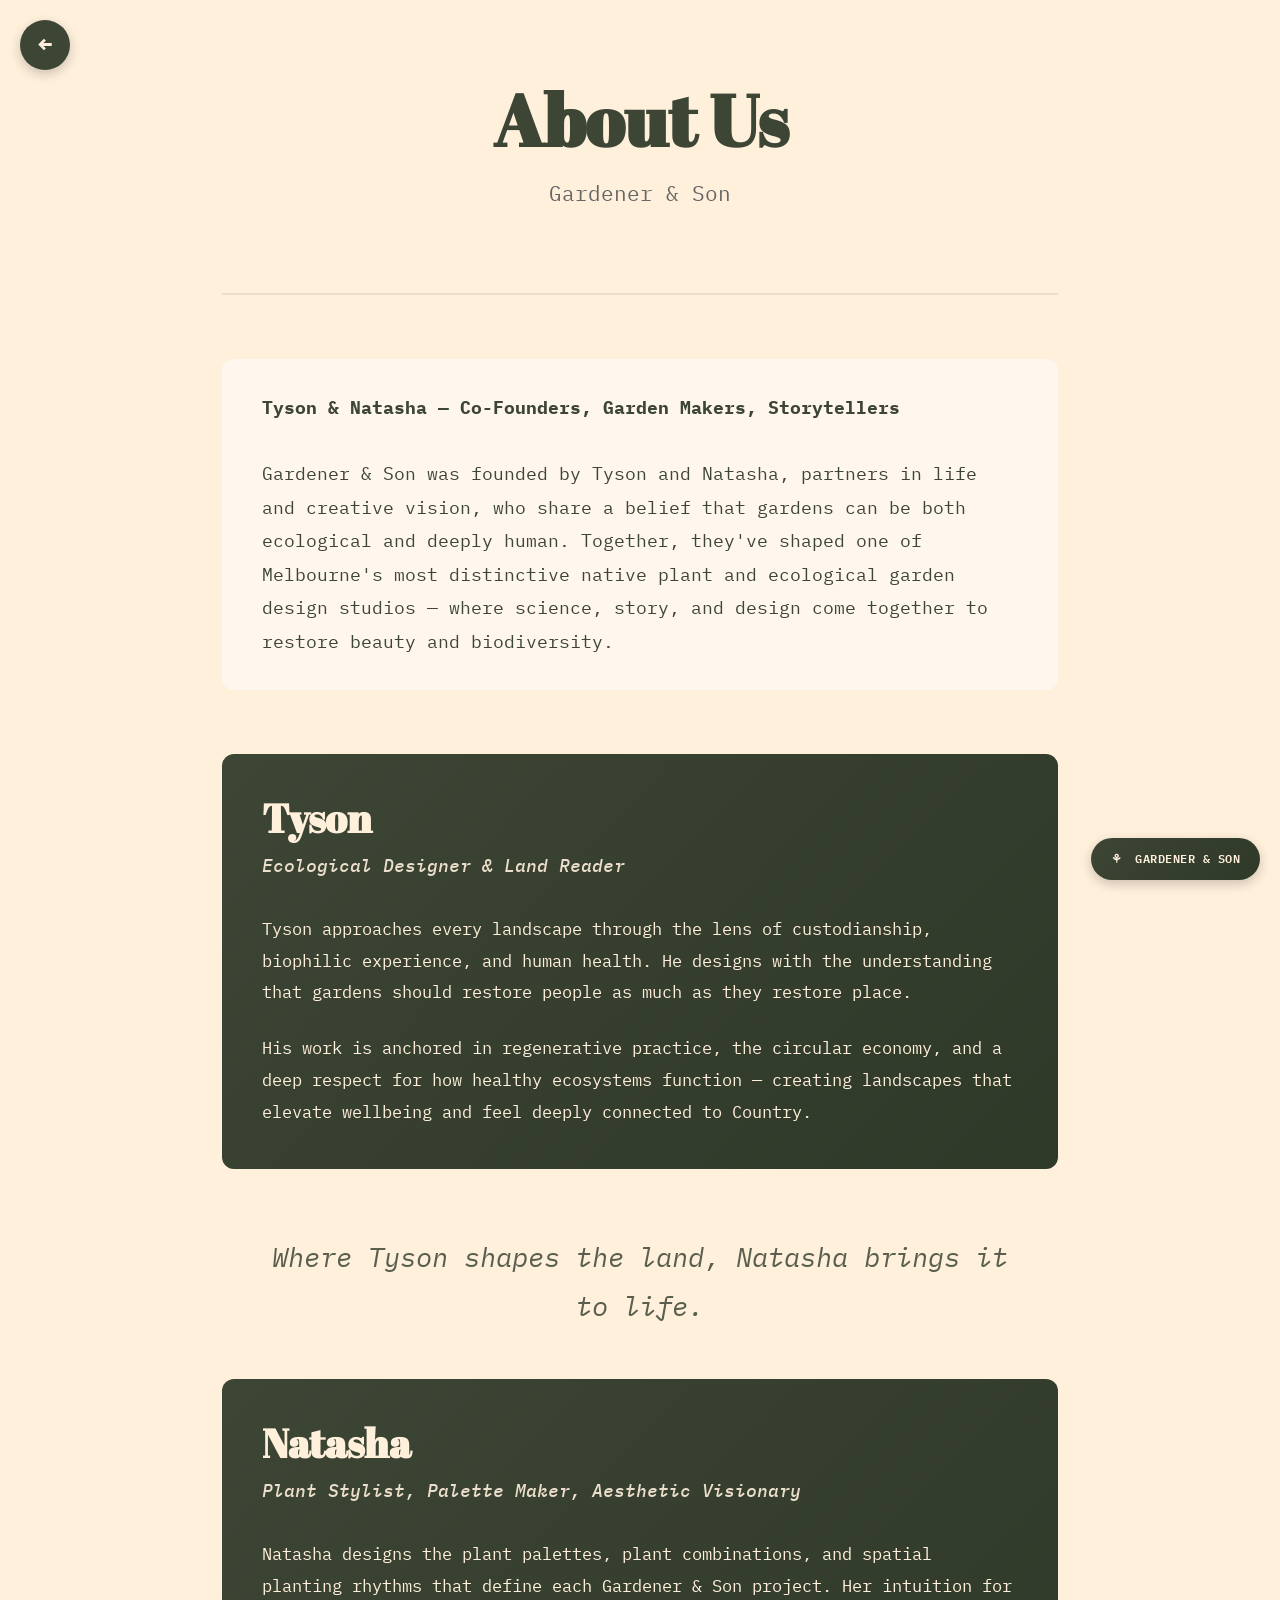
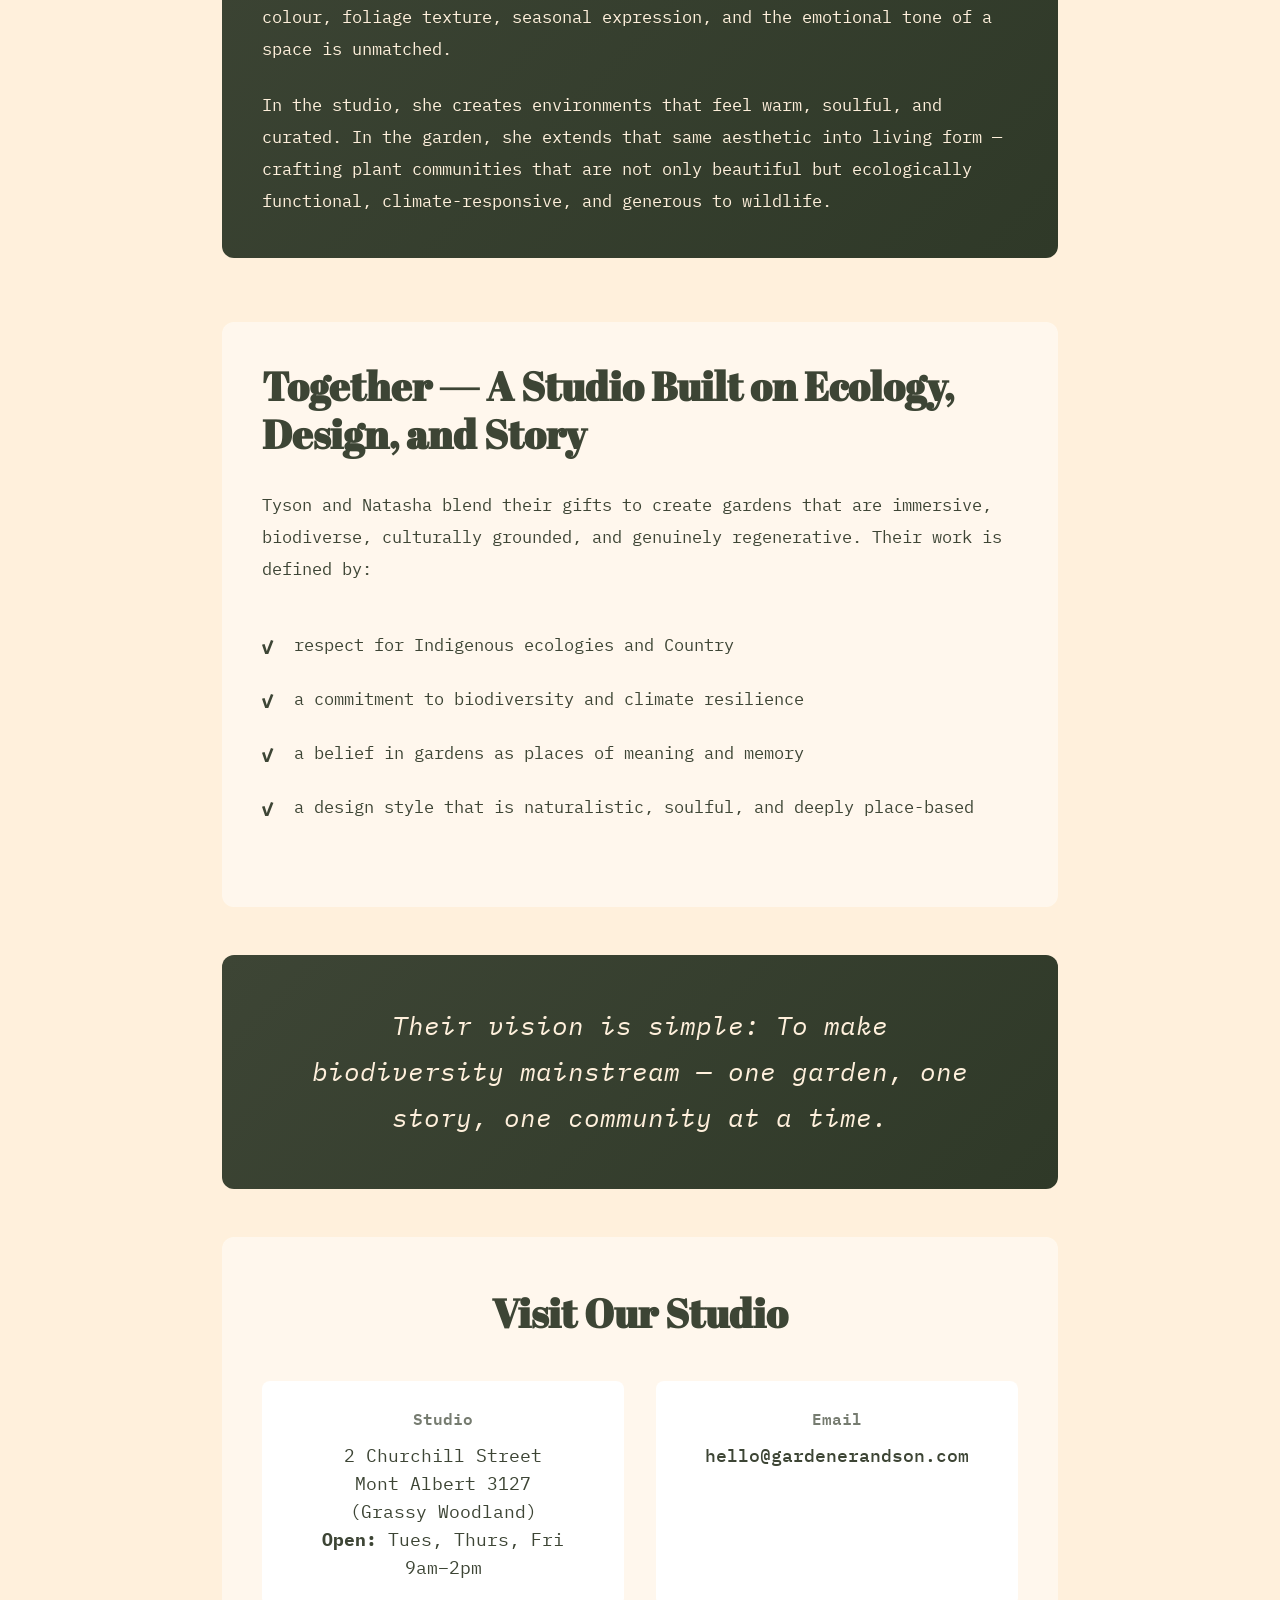
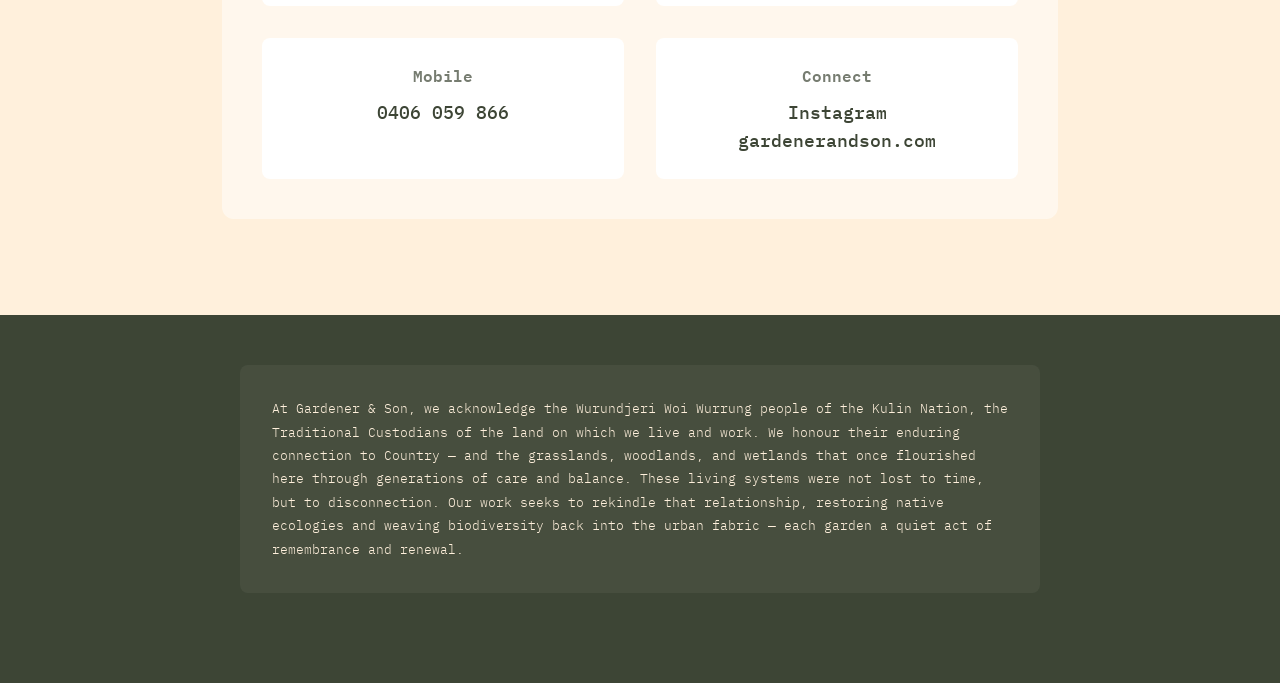
<file: about.html>
<!DOCTYPE html>
<html lang="en">
<head>
  <meta charset="UTF-8"/>
  <meta name="viewport" content="width=device-width, initial-scale=1.0"/>
  
  <!-- PWA Configuration -->
  <link rel="manifest" href="manifest.json">
  <meta name="theme-color" content="#3d4535">
  <meta name="apple-mobile-web-app-capable" content="yes">
  <meta name="apple-mobile-web-app-status-bar-style" content="black-translucent">
  <meta name="apple-mobile-web-app-title" content="Find My Native Plants">
  <link rel="apple-touch-icon" href="icon-192.png">
  <link rel="icon" type="image/png" sizes="32x32" href="favicon.png">
  
  <title>About | Find My Native Plants</title>
  <meta name="description" content="Learn about the team behind Find My Native Plants and our approach to native planting with ecological intent.">
  <link rel="canonical" href="https://findmynativeplants.com.au/about.html">
  <meta property="og:title" content="About | Find My Native Plants">
  <meta property="og:description" content="Meet the team helping people choose native and indigenous plants for their local area.">
  <meta property="og:type" content="website">
  <meta property="og:url" content="https://findmynativeplants.com.au/about.html">
  <meta property="og:site_name" content="Find My Native Plants">
  <meta property="og:image" content="https://findmynativeplants.com.au/icon-512.png">
  <meta name="twitter:card" content="summary_large_image">
  <meta name="twitter:title" content="About | Find My Native Plants">
  <meta name="twitter:description" content="Meet the team helping people choose native and indigenous plants for their local area.">
  <meta name="twitter:image" content="https://findmynativeplants.com.au/icon-512.png">
  <link
    href="https://fonts.googleapis.com/css2?family=Abril+Fatface&family=IBM+Plex+Mono:wght@300;400;500;700&display=swap"
    rel="stylesheet"
  />
  <style>
    * {
      margin: 0;
      padding: 0;
      box-sizing: border-box;
    }

    body {
      font-family: "IBM Plex Mono", monospace;
      background-color: #fff0dc;
      color: #3d4535;
      line-height: 1.8;
      -webkit-font-smoothing: antialiased;
      -moz-osx-font-smoothing: grayscale;
    }

    /* Back Button */
    .back-button {
      position: fixed;
      top: 20px;
      left: 20px;
      z-index: 1000;
      width: 50px;
      height: 50px;
      background-color: #3d4535;
      border-radius: 50%;
      display: flex;
      justify-content: center;
      align-items: center;
      cursor: pointer;
      transition: all 0.3s ease;
      box-shadow: 0 4px 12px rgba(0, 0, 0, 0.2);
      text-decoration: none;
      color: #fff0dc;
      font-size: 24px;
      font-weight: bold;
    }

    .back-button:hover {
      transform: scale(1.05);
      background-color: #2f3928;
    }

    /* Brand Badge */
    .brand-badge {
      position: fixed;
      bottom: 20px;
      right: 20px;
      background: linear-gradient(135deg, #3d4535 0%, #2f3928 100%);
      color: #fff0dc;
      padding: 10px 20px;
      border-radius: 50px;
      font-size: 0.75rem;
      font-weight: 600;
      text-decoration: none;
      box-shadow: 0 4px 12px rgba(0, 0, 0, 0.2);
      z-index: 999;
      transition: all 0.3s ease;
      letter-spacing: 0.5px;
      text-transform: uppercase;
    }

    .brand-badge:hover {
      transform: scale(1.05);
      box-shadow: 0 6px 16px rgba(0, 0, 0, 0.3);
    }

    .brand-badge::before {
      content: "⚘ ";
      margin-right: 5px;
    }

    /* Container */
    .container {
      max-width: 900px;
      margin: 0 auto;
      padding: 5rem 2rem 3rem;
    }

    /* Hero Section */
    .hero {
      text-align: center;
      margin-bottom: 4rem;
      padding-bottom: 3rem;
      border-bottom: 2px solid rgba(61, 69, 53, 0.1);
    }

    h1 {
      font-family: "Abril Fatface", serif;
      font-size: clamp(2.5rem, 8vw, 4.5rem);
      color: #3d4535;
      margin-bottom: 1rem;
      letter-spacing: 0px;
      line-height: 1.1;
    }

    .subtitle {
      font-size: clamp(1rem, 2.5vw, 1.3rem);
      color: #666;
      font-weight: 400;
      margin-bottom: 2rem;
    }

    /* Intro Section */
    .intro {
      background: rgba(255, 255, 255, 0.5);
      padding: 2rem 2.5rem;
      border-radius: 12px;
      margin-bottom: 4rem;
      font-size: 1.1rem;
      line-height: 1.9;
    }

    /* Profile Sections */
    .profile {
      margin-bottom: 4rem;
      padding: 2.5rem;
      background: linear-gradient(135deg, #3d4535 0%, #2f3928 100%);
      color: #fff0dc;
      border-radius: 12px;
    }

    .profile h2 {
      font-family: "Abril Fatface", serif;
      font-size: clamp(1.8rem, 5vw, 2.5rem);
      margin-bottom: 0.5rem;
      letter-spacing: 0px;
      line-height: 1.2;
    }

    .profile h3 {
      font-size: 1.1rem;
      font-weight: 500;
      margin-bottom: 2rem;
      opacity: 0.9;
      font-style: italic;
    }

    .profile p {
      font-size: 1.05rem;
      line-height: 1.9;
      margin-bottom: 1.5rem;
    }

    .profile p:last-child {
      margin-bottom: 0;
    }

    /* Transition text between profiles */
    .transition-text {
      text-align: center;
      font-size: clamp(1.3rem, 3vw, 1.7rem);
      font-style: italic;
      color: #3d4535;
      margin: 3rem 0;
      padding: 0 2rem;
      opacity: 0.85;
    }

    /* Together Section */
    .together {
      background: rgba(255, 255, 255, 0.5);
      padding: 2.5rem;
      border-radius: 12px;
      margin-bottom: 3rem;
    }

    .together h2 {
      font-family: "Abril Fatface", serif;
      font-size: clamp(1.8rem, 5vw, 2.5rem);
      color: #3d4535;
      margin-bottom: 2rem;
      letter-spacing: 0px;
      line-height: 1.2;
    }

    .together p {
      font-size: 1.05rem;
      line-height: 1.9;
      margin-bottom: 1.5rem;
    }

    .together ul {
      list-style: none;
      padding: 0;
      margin: 2rem 0;
    }

    .together ul li {
      font-size: 1.05rem;
      line-height: 1.8;
      padding: 0.75rem 0;
      padding-left: 2rem;
      position: relative;
    }

    .together ul li::before {
      content: "✓";
      position: absolute;
      left: 0;
      color: #3d4535;
      font-weight: bold;
      font-size: 1.2rem;
    }

    /* Vision */
    .vision {
      text-align: center;
      padding: 3rem 2rem;
      background: linear-gradient(135deg, #3d4535 0%, #2f3928 100%);
      color: #fff0dc;
      border-radius: 12px;
      margin-bottom: 3rem;
    }

    .vision p {
      font-size: clamp(1.2rem, 3vw, 1.6rem);
      line-height: 1.8;
      font-style: italic;
      max-width: 700px;
      margin: 0 auto;
    }

    /* Contact Info Section */
    .contact-info-section {
      background: rgba(255, 255, 255, 0.5);
      padding: 2.5rem;
      border-radius: 12px;
      margin-bottom: 3rem;
      text-align: center;
    }

    .contact-info-section h2 {
      font-family: "Abril Fatface", serif;
      font-size: clamp(1.8rem, 5vw, 2.5rem);
      color: #3d4535;
      margin-bottom: 2rem;
      letter-spacing: 0px;
    }

    .contact-details {
      display: grid;
      grid-template-columns: repeat(auto-fit, minmax(250px, 1fr));
      gap: 2rem;
      margin-top: 2rem;
    }

    .contact-item {
      padding: 1.5rem;
      background: white;
      border-radius: 8px;
    }

    .contact-item h3 {
      font-size: 1rem;
      font-weight: 600;
      margin-bottom: 0.5rem;
      opacity: 0.7;
    }

    .contact-item p {
      font-size: 1.1rem;
      line-height: 1.6;
    }

    .contact-item a {
      color: #3d4535;
      text-decoration: none;
      font-weight: 500;
    }

    .contact-item a:hover {
      opacity: 0.7;
    }

    /* Footer - matching evc-map page exactly */
    footer {
      margin-top: 0;
      padding: 50px 20px;
      background-color: #3d4535;
      color: #fff0dc;
      text-align: center;
    }

    footer .acknowledgement {
      max-width: 800px;
      margin: 0 auto;
      padding: 2rem;
      background-color: rgba(255, 240, 220, 0.05);
      border-radius: 8px;
      text-align: left;
      line-height: 1.8;
    }

    footer .acknowledgement p {
      font-size: 13px;
      line-height: 1.8;
      margin-bottom: 30px;
      font-weight: 300;
    }

    footer .acknowledgement p:last-child {
      margin-bottom: 0;
    }

    footer > p {
      margin-top: 40px;
      font-size: 12px;
      opacity: 0.8;
    }

    footer a {
      color: #fff0dc;
      text-decoration: underline;
      transition: opacity 0.2s ease;
    }

    footer a:hover {
      opacity: 0.8;
    }



    /* Responsive */
    @media (max-width: 768px) {
      .container {
        padding: 4rem 1.5rem 2rem;
      }

      .intro, .profile, .together, .contact-info-section {
        padding: 1.5rem;
      }

      .profile h3 {
        font-size: 1rem;
      }

      .transition-text {
        font-size: 1.2rem;
        margin: 2rem 0;
      }

      .back-button {
        width: 45px;
        height: 45px;
        font-size: 20px;
      }

      .brand-badge {
        bottom: 15px;
        right: 15px;
        font-size: 0.7rem;
        padding: 8px 16px;
      }

      .contact-details {
        grid-template-columns: 1fr;
        gap: 1rem;
      }

      footer {
        padding: 40px 15px;
      }

      footer .acknowledgement {
        padding: 1.5rem;
        margin: 0 auto;
      }

      footer .acknowledgement p {
        font-size: 14px;
        line-height: 1.7;
        margin-bottom: 20px;
      }

      footer > p {
        font-size: 13px;
        margin-top: 30px;
        padding: 0 10px;
      }
    }

    @media (max-width: 480px) {
      .container {
        padding: 3.5rem 1rem 2rem;
      }

      .intro, .profile, .together, .contact-info-section {
        padding: 1.2rem;
      }

      .transition-text {
        font-size: 1.1rem;
      }

      footer .acknowledgement {
        padding: 1.2rem;
      }

      footer .acknowledgement p {
        font-size: 13px;
        margin-bottom: 15px;
      }

      footer > p {
        font-size: 12px;
      }
    }
  </style>
</head>
<body>
  <a href="index.html" class="back-button">←</a>
  <a href="https://www.gardenerandson.com" target="_blank" class="brand-badge">Gardener & Son</a>

  <div class="container">
    <div class="hero">
      <h1>About Us</h1>
      <p class="subtitle">Gardener & Son</p>
    </div>

    <div class="intro">
      <p><strong>Tyson & Natasha — Co-Founders, Garden Makers, Storytellers</strong></p><br>
      <p>Gardener & Son was founded by Tyson and Natasha, partners in life and creative vision, who share a belief that gardens can be both ecological and deeply human. Together, they've shaped one of Melbourne's most distinctive native plant and ecological garden design studios — where science, story, and design come together to restore beauty and biodiversity.</p>
    </div>

    <div class="profile">
      <h2>Tyson</h2>
      <h3>Ecological Designer & Land Reader</h3>
      <p>Tyson approaches every landscape through the lens of custodianship, biophilic experience, and human health. He designs with the understanding that gardens should restore people as much as they restore place.</p>
      <p>His work is anchored in regenerative practice, the circular economy, and a deep respect for how healthy ecosystems function — creating landscapes that elevate wellbeing and feel deeply connected to Country.</p>
    </div>

    <p class="transition-text">Where Tyson shapes the land, Natasha brings it to life.</p>

    <div class="profile">
      <h2>Natasha</h2>
      <h3>Plant Stylist, Palette Maker, Aesthetic Visionary</h3>
      <p>Natasha designs the plant palettes, plant combinations, and spatial planting rhythms that define each Gardener & Son project. Her intuition for colour, foliage texture, seasonal expression, and the emotional tone of a space is unmatched.</p>
      <p>In the studio, she creates environments that feel warm, soulful, and curated. In the garden, she extends that same aesthetic into living form — crafting plant communities that are not only beautiful but ecologically functional, climate-responsive, and generous to wildlife.</p>
    </div>

    <div class="together">
      <h2>Together — A Studio Built on Ecology, Design, and Story</h2>
      <p>Tyson and Natasha blend their gifts to create gardens that are immersive, biodiverse, culturally grounded, and genuinely regenerative. Their work is defined by:</p>
      <ul>
        <li>respect for Indigenous ecologies and Country</li>
        <li>a commitment to biodiversity and climate resilience</li>
        <li>a belief in gardens as places of meaning and memory</li>
        <li>a design style that is naturalistic, soulful, and deeply place-based</li>
      </ul>
    </div>

    <div class="vision">
      <p>Their vision is simple: To make biodiversity mainstream — one garden, one story, one community at a time.</p>
    </div>

    <div class="contact-info-section">
      <h2>Visit Our Studio</h2>
      <div class="contact-details">
        <div class="contact-item">
          <h3>Studio</h3>
          <p>2 Churchill Street<br>Mont Albert 3127<br>(Grassy Woodland)</p>
          <p><strong>Open:</strong> Tues, Thurs, Fri<br>9am–2pm</p>
          
        </div>
        <div class="contact-item">
          <h3>Email</h3>
          <p><a href="mailto:hello@gardenerandson.com">hello@gardenerandson.com</a></p>
        </div>
        <div class="contact-item">
          <h3>Mobile</h3>
          <p><a href="tel:0406059866">0406 059 866</a></p>
        </div>
        <div class="contact-item">
          <h3>Connect</h3>
          <p>
            <a href="https://www.instagram.com/gardenerandson/" target="_blank">Instagram</a><br>
            <a href="https://www.gardenerandson.com" target="_blank">gardenerandson.com</a>
          </p>
        </div>
      </div>
    </div>
  </div>

  <!-- Footer - exact match from evc-map page -->
  <footer id="footer">
    <div class="acknowledgement">
      <p>
        At Gardener & Son, we acknowledge the Wurundjeri Woi Wurrung people of the Kulin Nation, the Traditional Custodians of the land on which we live and work. We honour their enduring connection to Country — and the grasslands, woodlands, and wetlands that once flourished here through generations of care and balance. These living systems were not lost to time, but to disconnection. Our work seeks to rekindle that relationship, restoring native ecologies and weaving biodiversity back into the urban fabric — each garden a quiet act of remembrance and renewal.
      </p>
    </div>
    <p>
</file>
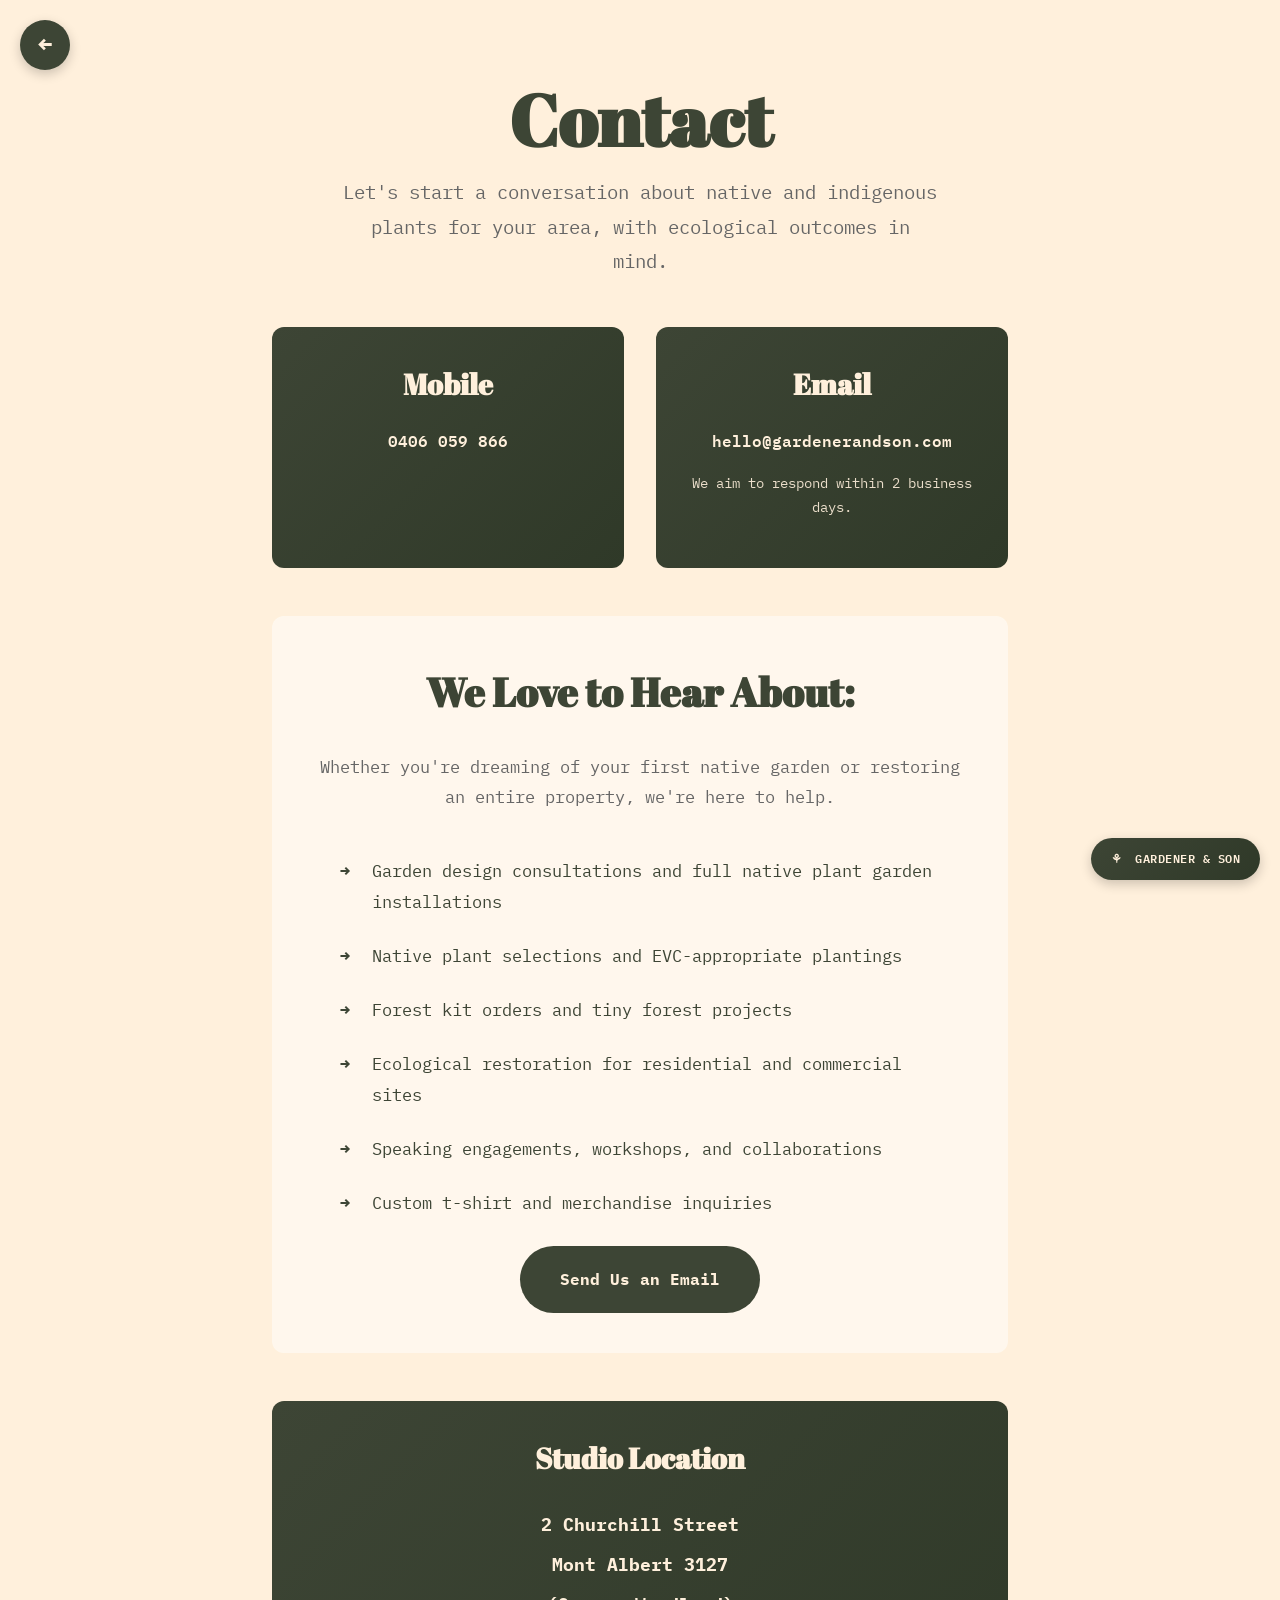
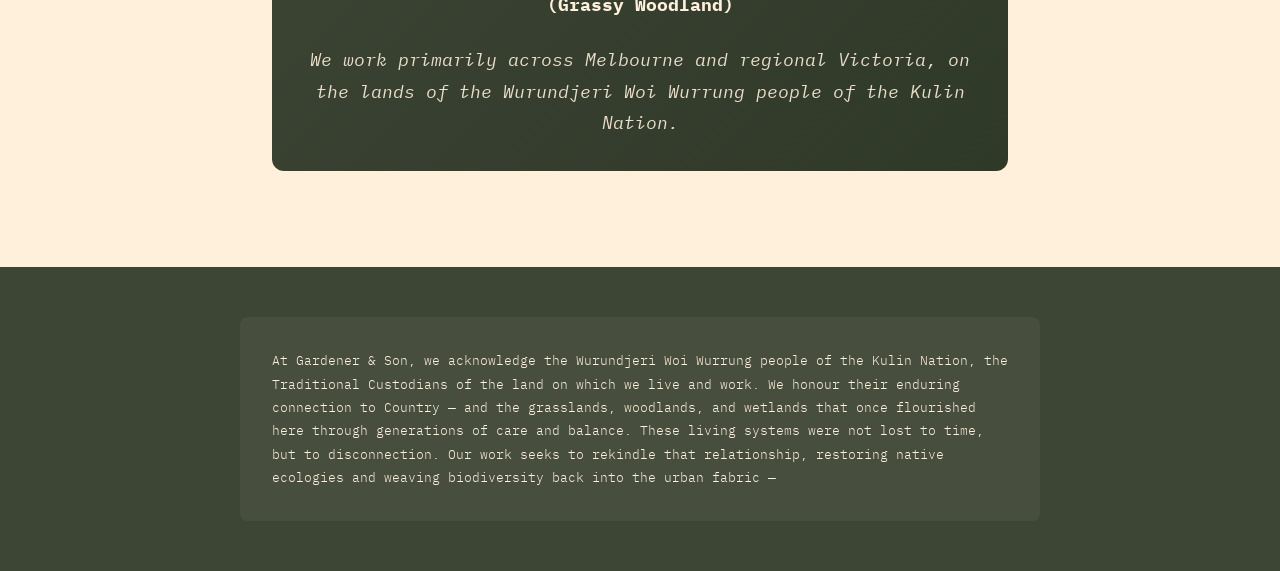
<file: contact.html>
<!DOCTYPE html>
<html lang="en">
<head>
  <meta charset="UTF-8"/>
  <meta name="viewport" content="width=device-width, initial-scale=1.0"/>
  
  <!-- PWA Configuration -->
  <link rel="manifest" href="manifest.json">
  <meta name="theme-color" content="#3d4535">
  <meta name="apple-mobile-web-app-capable" content="yes">
  <meta name="apple-mobile-web-app-status-bar-style" content="black-translucent">
  <meta name="apple-mobile-web-app-title" content="Find My Native Plants">
  <link rel="apple-touch-icon" href="icon-192.png">
  <link rel="icon" type="image/png" sizes="32x32" href="favicon.png">
  
  <title>Contact | Find My Native Plants</title>
  <meta name="description" content="Contact Find My Native Plants for support with native and indigenous plants suited to your area.">
  <link rel="canonical" href="https://findmynativeplants.com.au/contact.html">
  <meta property="og:title" content="Contact | Find My Native Plants">
  <meta property="og:description" content="Get in touch about native planting, indigenous species selection, and ecological garden outcomes.">
  <meta property="og:type" content="website">
  <meta property="og:url" content="https://findmynativeplants.com.au/contact.html">
  <meta property="og:site_name" content="Find My Native Plants">
  <meta property="og:image" content="https://findmynativeplants.com.au/icon-512.png">
  <meta name="twitter:card" content="summary_large_image">
  <meta name="twitter:title" content="Contact | Find My Native Plants">
  <meta name="twitter:description" content="Get in touch about native planting, indigenous species selection, and ecological garden outcomes.">
  <meta name="twitter:image" content="https://findmynativeplants.com.au/icon-512.png">
  <link
    href="https://fonts.googleapis.com/css2?family=Abril+Fatface&family=IBM+Plex+Mono:wght@300;400;500;700&display=swap"
    rel="stylesheet"
  />
  <style>
    * {
      margin: 0;
      padding: 0;
      box-sizing: border-box;
    }

    body {
      font-family: "IBM Plex Mono", monospace;
      background-color: #fff0dc;
      color: #3d4535;
      line-height: 1.8;
      -webkit-font-smoothing: antialiased;
      -moz-osx-font-smoothing: grayscale;
    }

    /* Back Button */
    .back-button {
      position: fixed;
      top: 20px;
      left: 20px;
      z-index: 1000;
      width: 50px;
      height: 50px;
      background-color: #3d4535;
      border-radius: 50%;
      display: flex;
      justify-content: center;
      align-items: center;
      cursor: pointer;
      transition: all 0.3s ease;
      box-shadow: 0 4px 12px rgba(0, 0, 0, 0.2);
      text-decoration: none;
      color: #fff0dc;
      font-size: 24px;
      font-weight: bold;
    }

    .back-button:hover {
      transform: scale(1.05);
      background-color: #2f3928;
    }

    /* Brand Badge */
    .brand-badge {
      position: fixed;
      bottom: 20px;
      right: 20px;
      background: linear-gradient(135deg, #3d4535 0%, #2f3928 100%);
      color: #fff0dc;
      padding: 10px 20px;
      border-radius: 50px;
      font-size: 0.75rem;
      font-weight: 600;
      text-decoration: none;
      box-shadow: 0 4px 12px rgba(0, 0, 0, 0.2);
      z-index: 999;
      transition: all 0.3s ease;
      letter-spacing: 0.5px;
      text-transform: uppercase;
    }

    .brand-badge:hover {
      transform: scale(1.05);
      box-shadow: 0 6px 16px rgba(0, 0, 0, 0.3);
    }

    .brand-badge::before {
      content: "⚘ ";
      margin-right: 5px;
    }

    /* Container */
    .container {
      max-width: 800px;
      margin: 0 auto;
      padding: 5rem 2rem 3rem;
    }

    /* Hero Section */
    .hero {
      text-align: center;
      margin-bottom: 3rem;
    }

    h1 {
      font-family: "Abril Fatface", serif;
      font-size: clamp(2.5rem, 8vw, 4.5rem);
      color: #3d4535;
      margin-bottom: 1rem;
      letter-spacing: 0px;
      line-height: 1.1;
    }

    .subtitle {
      font-size: clamp(1rem, 2.5vw, 1.2rem);
      color: #666;
      line-height: 1.8;
      max-width: 600px;
      margin: 0 auto 2rem;
    }

    /* Contact Grid */
    .contact-grid {
      display: grid;
      grid-template-columns: repeat(auto-fit, minmax(250px, 1fr));
      gap: 2rem;
      margin-bottom: 3rem;
    }

    .contact-card {
      background: linear-gradient(135deg, #3d4535 0%, #2f3928 100%);
      color: #fff0dc;
      padding: 2rem;
      border-radius: 12px;
      text-align: center;
    }

    .contact-card h2 {
      font-family: "Abril Fatface", serif;
      font-size: 1.8rem;
      margin-bottom: 1rem;
      letter-spacing: 0px;
    }

    .contact-card p {
      font-size: 1rem;
      line-height: 1.7;
      margin-bottom: 1rem;
    }

    .contact-card a {
      color: #fff0dc;
      text-decoration: none;
      font-weight: 600;
      transition: opacity 0.3s;
    }

    .contact-card a:hover {
      opacity: 0.8;
    }

    /* Inquiry Section */
    .inquiry-section {
      background: rgba(255, 255, 255, 0.5);
      padding: 2.5rem;
      border-radius: 12px;
      margin-bottom: 3rem;
    }

    .inquiry-section h2 {
      font-family: "Abril Fatface", serif;
      font-size: clamp(1.8rem, 5vw, 2.5rem);
      color: #3d4535;
      margin-bottom: 1.5rem;
      text-align: center;
      letter-spacing: 0px;
    }

    .inquiry-section p {
      font-size: 1.05rem;
      line-height: 1.8;
      margin-bottom: 2rem;
      text-align: center;
      color: #666;
    }

    .inquiry-list {
      list-style: none;
      padding: 0;
      max-width: 600px;
      margin: 0 auto;
    }

    .inquiry-list li {
      font-size: 1.05rem;
      line-height: 1.8;
      padding: 0.75rem 0;
      padding-left: 2rem;
      position: relative;
    }

    .inquiry-list li::before {
      content: "→";
      position: absolute;
      left: 0;
      color: #3d4535;
      font-weight: bold;
    }

    /* Email Button */
    .email-button {
      display: inline-block;
      padding: 1.2rem 2.5rem;
      background-color: #3d4535;
      color: #fff0dc;
      text-decoration: none;
      border-radius: 50px;
      font-weight: 700;
      font-size: 1rem;
      transition: all 0.3s ease;
      margin-top: 1rem;
    }

    .email-button:hover {
      transform: scale(1.05);
      box-shadow: 0 8px 25px rgba(61, 69, 53, 0.25);
    }

    /* Location Info */
    .location-info {
      text-align: center;
      padding: 2rem;
      background: linear-gradient(135deg, #3d4535 0%, #2f3928 100%);
      color: #fff0dc;
      border-radius: 12px;
      margin-bottom: 3rem;
    }

    .location-info h2 {
      font-family: "Abril Fatface", serif;
      font-size: 1.8rem;
      margin-bottom: 1.5rem;
      letter-spacing: 0px;
    }

    .location-info p {
      font-size: 1.1rem;
      line-height: 1.8;
      margin-bottom: 0.5rem;
    }

    .location-info p:last-child {
      margin-bottom: 0;
      font-style: italic;
      opacity: 0.9;
    }

    /* Footer - matching evc-map page exactly */
    footer {
      margin-top: 0;
      padding: 50px 20px;
      background-color: #3d4535;
      color: #fff0dc;
      text-align: center;
    }

    footer .acknowledgement {
      max-width: 800px;
      margin: 0 auto;
      padding: 2rem;
      background-color: rgba(255, 240, 220, 0.05);
      border-radius: 8px;
      text-align: left;
      line-height: 1.8;
    }

    footer .acknowledgement p {
      font-size: 13px;
      line-height: 1.8;
      margin-bottom: 30px;
      font-weight: 300;
    }

    footer .acknowledgement p:last-child {
      margin-bottom: 0;
    }

    footer > p {
      margin-top: 40px;
      font-size: 12px;
      opacity: 0.8;
    }

    footer a {
      color: #fff0dc;
      text-decoration: underline;
      transition: opacity 0.2s ease;
    }

    footer a:hover {
      opacity: 0.8;
    }



    /* Responsive */
    @media (max-width: 768px) {
      .container {
        padding: 4rem 1.5rem 2rem;
      }

      .contact-card, .inquiry-section, .location-info {
        padding: 1.5rem;
      }

      .back-button {
        width: 45px;
        height: 45px;
        font-size: 20px;
      }

      .brand-badge {
        bottom: 15px;
        right: 15px;
        font-size: 0.7rem;
        padding: 8px 16px;
      }

      .contact-grid {
        grid-template-columns: 1fr;
      }

      footer {
        padding: 40px 15px;
      }

      footer .acknowledgement {
        padding: 1.5rem;
        margin: 0 auto;
      }

      footer .acknowledgement p {
        font-size: 14px;
        line-height: 1.7;
        margin-bottom: 20px;
      }

      footer > p {
        font-size: 13px;
        margin-top: 30px;
        padding: 0 10px;
      }
    }

    @media (max-width: 480px) {
      .container {
        padding: 3.5rem 1rem 2rem;
      }

      .contact-card, .inquiry-section, .location-info {
        padding: 1.2rem;
      }

      .email-button {
        padding: 1rem 2rem;
        font-size: 0.95rem;
      }

      footer .acknowledgement {
        padding: 1.2rem;
      }

      footer .acknowledgement p {
        font-size: 13px;
        margin-bottom: 15px;
      }

      footer > p {
        font-size: 12px;
      }
    }
  </style>
</head>
<body>
  <a href="index.html" class="back-button">←</a>
  <a href="https://www.gardenerandson.com" target="_blank" class="brand-badge">Gardener & Son</a>

  <div class="container">
    <div class="hero">
      <h1>Contact</h1>
      <p class="subtitle">Let's start a conversation about native and indigenous plants for your area, with ecological outcomes in mind.</p>
    </div>

    <div class="contact-grid">
      <div class="contact-card">
        <h2>Mobile</h2>
        <p><a href="tel:0406059866">0406 059 866</a></p>
      </div>

      <div class="contact-card">
        <h2>Email</h2>
        <p><a href="mailto:hello@gardenerandson.com">hello@gardenerandson.com</a></p>
        <p style="font-size: 0.9rem; opacity: 0.9; margin-top: 1rem;">We aim to respond within 2 business days.</p>
      </div>
    </div>

    <div class="inquiry-section">
      <h2>We Love to Hear About:</h2>
      <p>Whether you're dreaming of your first native garden or restoring an entire property, we're here to help.</p>
      <ul class="inquiry-list">
        <li>Garden design consultations and full native plant garden installations</li>
        <li>Native plant selections and EVC-appropriate plantings</li>
        <li>Forest kit orders and tiny forest projects</li>
        <li>Ecological restoration for residential and commercial sites</li>
        <li>Speaking engagements, workshops, and collaborations</li>
        <li>Custom t-shirt and merchandise inquiries</li>
      </ul>
      <div style="text-align: center;">
        <a href="mailto:hello@gardenerandson.com?subject=Garden%20Inquiry%20from%20Find%20%26%20Grow" class="email-button">Send Us an Email</a>
      </div>
    </div>

    <div class="location-info">
      <h2>Studio Location</h2>
      <p><strong>2 Churchill Street</strong></p>
      <p><strong>Mont Albert 3127</strong></p>
      <p><strong>(Grassy Woodland)</strong></p>
      <p style="margin-top: 1.5rem;">We work primarily across Melbourne and regional Victoria, on the lands of the Wurundjeri Woi Wurrung people of the Kulin Nation.</p>
    </div>
  </div>

  <!-- Footer - exact match from evc-map page -->
  <footer id="footer">
    <div class="acknowledgement">
      <p>
        At Gardener & Son, we acknowledge the Wurundjeri Woi Wurrung people of the Kulin Nation, the Traditional Custodians of the land on which we live and work. We honour their enduring connection to Country — and the grasslands, woodlands, and wetlands that once flourished here through generations of care and balance. These living systems were not lost to time, but to disconnection. Our work seeks to rekindle that relationship, restoring native ecologies and weaving biodiversity back into the urban fabric —
</file>
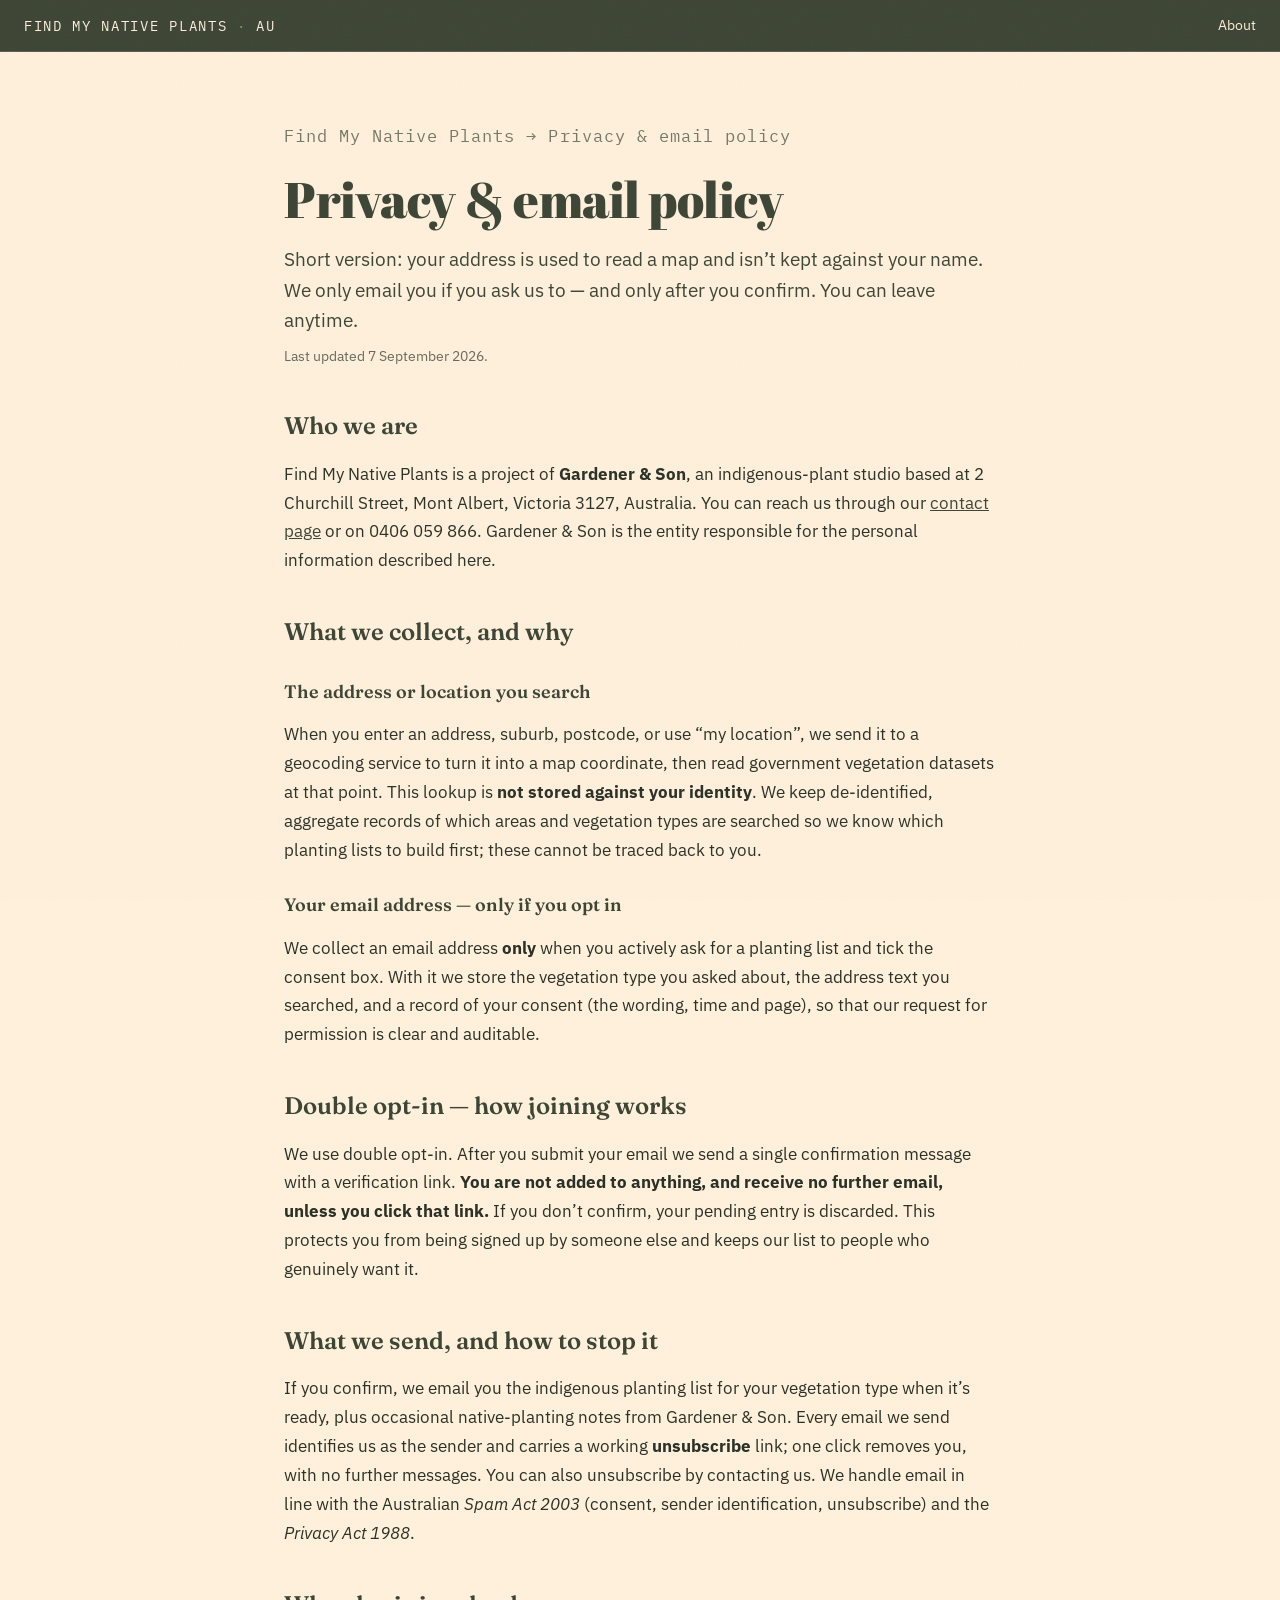
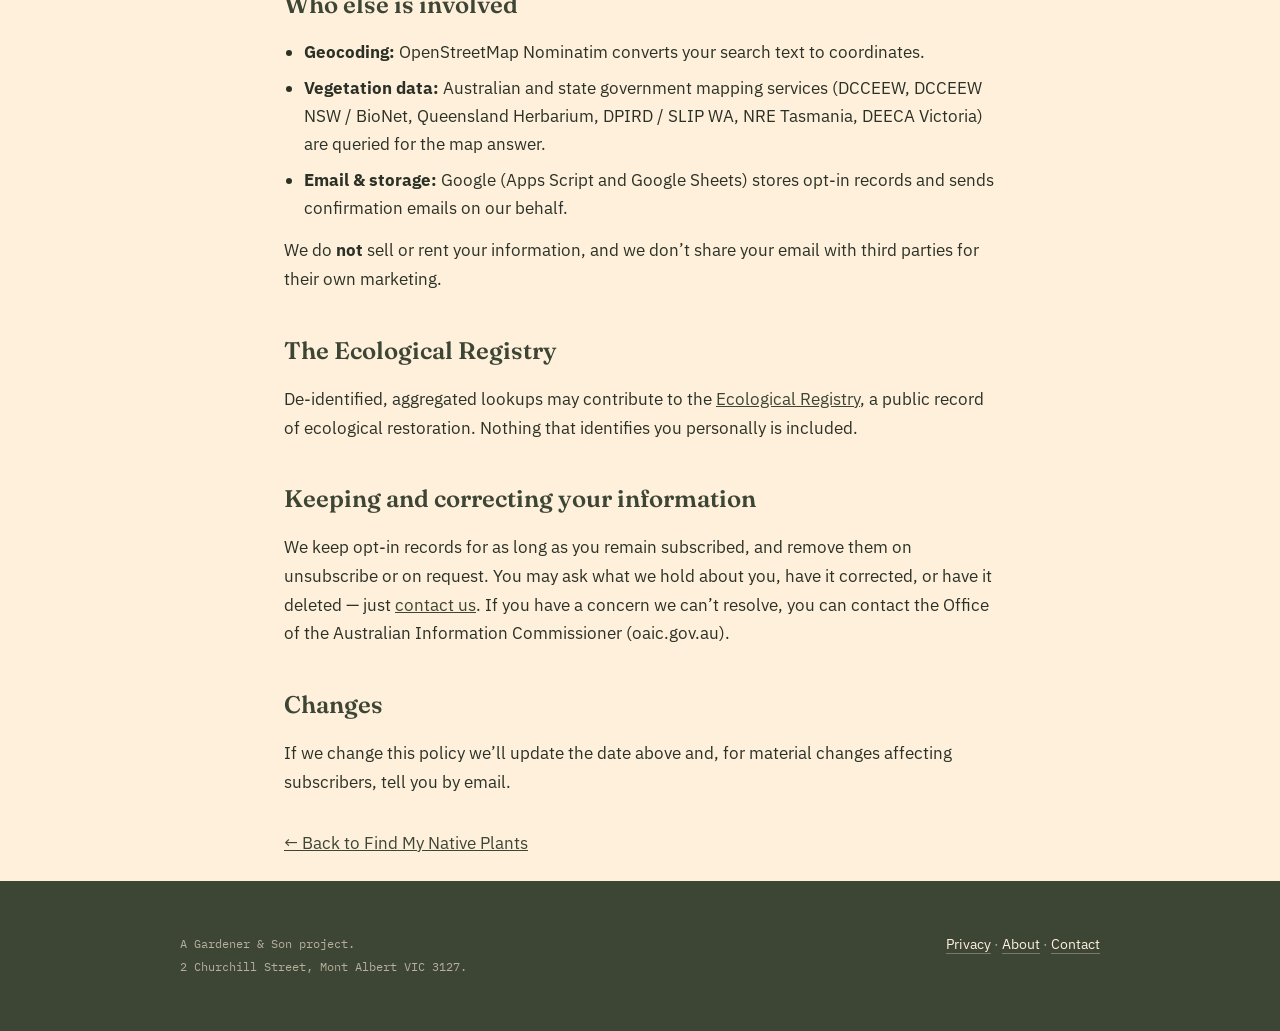
<file: privacy.html>
<!DOCTYPE html>
<html lang="en-AU">
<head>
<meta charset="utf-8">
<meta name="viewport" content="width=device-width, initial-scale=1">
<title>Privacy & email policy | Find My Native Plants</title>
<meta name="description" content="How Find My Native Plants handles your address, location and email — including our double opt-in, consent and unsubscribe practices under the Australian Privacy Act and Spam Act.">
<link rel="canonical" href="https://findmynativeplants.com.au/privacy.html">
<meta name="robots" content="index,follow">
<link rel="icon" type="image/png" sizes="32x32" href="/favicon.png">
<meta name="theme-color" content="#3d4535">
<link rel="preconnect" href="https://fonts.googleapis.com">
<link rel="preconnect" href="https://fonts.gstatic.com" crossorigin>
<link href="https://fonts.googleapis.com/css2?family=Abril+Fatface&family=Fraunces:ital,opsz,wght@0,9..144,300..700;1,9..144,300..700&family=IBM+Plex+Mono:wght@400;500&family=IBM+Plex+Sans:ital,wght@0,400;0,500;0,600;1,400&display=swap" rel="stylesheet">
<link rel="stylesheet" href="/styles.css">
</head>
<body>
<div class="noise"></div>
<nav>
  <span class="mark"><a href="/" style="color:inherit;text-decoration:none">FIND MY NATIVE PLANTS <em>·</em> AU</a></span>
  <a href="/about.html">About</a>
</nav>

<main>
<article class="prose wide">
  <p class="breadcrumb"><a href="/">Find My Native Plants</a> → Privacy &amp; email policy</p>
  <h1>Privacy &amp; email policy</h1>
  <p class="lede">Short version: your address is used to read a map and isn’t kept against your name. We only email you if you ask us to — and only after you confirm. You can leave anytime.</p>
  <p style="opacity:.7;font-size:14px;margin-top:10px">Last updated 7 September 2026.</p>

  <h2>Who we are</h2>
  <p>Find My Native Plants is a project of <strong>Gardener &amp; Son</strong>, an indigenous-plant studio based
     at 2 Churchill Street, Mont Albert, Victoria 3127, Australia. You can reach us through our
     <a href="/contact.html">contact page</a> or on 0406 059 866. Gardener &amp; Son is the entity responsible
     for the personal information described here.</p>

  <h2>What we collect, and why</h2>
  <h3>The address or location you search</h3>
  <p>When you enter an address, suburb, postcode, or use “my location”, we send it to a geocoding service to turn
     it into a map coordinate, then read government vegetation datasets at that point. This lookup is
     <strong>not stored against your identity</strong>. We keep de-identified, aggregate records of which areas and
     vegetation types are searched so we know which planting lists to build first; these cannot be traced back to you.</p>
  <h3>Your email address — only if you opt in</h3>
  <p>We collect an email address <strong>only</strong> when you actively ask for a planting list and tick the consent
     box. With it we store the vegetation type you asked about, the address text you searched, and a record of your
     consent (the wording, time and page), so that our request for permission is clear and auditable.</p>

  <h2>Double opt-in — how joining works</h2>
  <p>We use double opt-in. After you submit your email we send a single confirmation message with a verification link.
     <strong>You are not added to anything, and receive no further email, unless you click that link.</strong> If you don’t
     confirm, your pending entry is discarded. This protects you from being signed up by someone else and keeps our
     list to people who genuinely want it.</p>

  <h2>What we send, and how to stop it</h2>
  <p>If you confirm, we email you the indigenous planting list for your vegetation type when it’s ready, plus occasional
     native-planting notes from Gardener &amp; Son. Every email we send identifies us as the sender and carries a working
     <strong>unsubscribe</strong> link; one click removes you, with no further messages. You can also unsubscribe by
     contacting us. We handle email in line with the Australian <em>Spam Act 2003</em> (consent, sender identification,
     unsubscribe) and the <em>Privacy Act 1988</em>.</p>

  <h2>Who else is involved</h2>
  <ul>
    <li><strong>Geocoding:</strong> OpenStreetMap Nominatim converts your search text to coordinates.</li>
    <li><strong>Vegetation data:</strong> Australian and state government mapping services (DCCEEW, DCCEEW NSW / BioNet,
        Queensland Herbarium, DPIRD / SLIP WA, NRE Tasmania, DEECA Victoria) are queried for the map answer.</li>
    <li><strong>Email &amp; storage:</strong> Google (Apps Script and Google Sheets) stores opt-in records and sends
        confirmation emails on our behalf.</li>
  </ul>
  <p>We do <strong>not</strong> sell or rent your information, and we don’t share your email with third parties for their
     own marketing.</p>

  <h2>The Ecological Registry</h2>
  <p>De-identified, aggregated lookups may contribute to the <a href="https://ecologicalregistry.org">Ecological
     Registry</a>, a public record of ecological restoration. Nothing that identifies you personally is included.</p>

  <h2>Keeping and correcting your information</h2>
  <p>We keep opt-in records for as long as you remain subscribed, and remove them on unsubscribe or on request. You may
     ask what we hold about you, have it corrected, or have it deleted — just <a href="/contact.html">contact us</a>.
     If you have a concern we can’t resolve, you can contact the Office of the Australian Information Commissioner
     (oaic.gov.au).</p>

  <h2>Changes</h2>
  <p>If we change this policy we’ll update the date above and, for material changes affecting subscribers, tell you by email.</p>

  <p style="margin-top:32px"><a href="/">← Back to Find My Native Plants</a></p>
</article>
</main>

<footer>
  <div class="wrap">
    <p class="src">A Gardener &amp; Son project.<br>2 Churchill Street, Mont Albert VIC 3127.</p>
    <p><a href="/privacy.html">Privacy</a> · <a href="/about.html">About</a> · <a href="/contact.html">Contact</a></p>
  </div>
</footer>
</body>
</html>
</file>
<file: styles.css>
/* ============================================================
   CONFIG — everything swappable lives here
   ============================================================ */
:root{
  --green:#3d4535;      /* Gardener Green */
  --beige:#fff0dc;      /* Nostalgic Beige */
  --signal:#7C9A52;     /* Signal Green */
  --brass:#B49A63;      /* Dry Grass Brass — dividers/accents on light only */
  --ink:#2b3126;
  --measure:64ch;
}
*{box-sizing:border-box;margin:0;padding:0;border-radius:0}
html{scroll-behavior:smooth}
body{
  background:var(--beige);color:var(--ink);
  font:400 17px/1.6 "IBM Plex Sans",system-ui,sans-serif;
  -webkit-font-smoothing:antialiased;
}
.noise{position:fixed;inset:0;pointer-events:none;z-index:60;opacity:.035;
  background-image:url("data:image/svg+xml,%3Csvg xmlns='http://www.w3.org/2000/svg' width='140' height='140'%3E%3Cfilter id='n'%3E%3CfeTurbulence type='fractalNoise' baseFrequency='.85' numOctaves='3'/%3E%3C/filter%3E%3Crect width='140' height='140' filter='url(%23n)'/%3E%3C/svg%3E");}

/* ---------- nav ---------- */
nav{position:sticky;top:0;z-index:50;background:var(--green);color:var(--beige);
  display:flex;align-items:center;justify-content:space-between;
  padding:14px 24px;border-bottom:1px solid rgba(255,240,220,.15);}
nav .mark{font-family:"IBM Plex Mono",monospace;font-size:12px;letter-spacing:.14em;}
nav .mark em{font-style:normal;color:var(--signal)}
nav a{color:var(--beige);text-decoration:none;font-size:14px;border-bottom:1px solid transparent}
nav a:hover,nav a:focus-visible{border-bottom-color:var(--signal)}

/* ---------- hero (dark) ---------- */
.hero{background:var(--green);color:var(--beige);padding:96px 24px 104px}
.hero .wrap{max-width:920px;margin:0 auto}
.hero h1{font-family:"Abril Fatface",Georgia,serif;font-weight:400;
  font-size:clamp(38px,6.4vw,74px);line-height:1.02;letter-spacing:-.015em;max-width:15ch}
.hero h1 i{font-family:"Fraunces",Georgia,serif;font-style:italic;color:var(--signal)}
.hero h1 .stop{color:var(--signal)}
.hero p.lede{margin-top:26px;max-width:52ch;font-size:19px;line-height:1.65;color:rgba(255,240,220,.82)}

/* ---------- the search ---------- */
.search{margin-top:44px;max-width:640px}
.search label{display:block;font-family:"IBM Plex Mono",monospace;font-size:12px;
  letter-spacing:.1em;color:var(--signal);margin-bottom:10px}
.field{display:flex;border:1px solid rgba(255,240,220,.4)}
.field input{flex:1;min-width:0;background:transparent;border:0;color:var(--beige);
  padding:18px 18px;font:400 17px/1.4 "IBM Plex Sans",sans-serif}
.field input::placeholder{color:rgba(255,240,220,.42)}
.field input:focus{outline:none}
.field:focus-within{border-color:var(--signal);box-shadow:inset 0 0 0 1px var(--signal)}
.field button{background:var(--signal);color:#20261a;border:0;cursor:pointer;
  padding:0 30px;font:500 15px "IBM Plex Sans",sans-serif;letter-spacing:.01em}
.field button:hover{background:#8dad60}
.field button:disabled{opacity:.55;cursor:wait}
.hint{margin-top:12px;font-size:14px;color:rgba(255,240,220,.55)}
.locbtn{margin-top:14px;background:transparent;border:1px solid rgba(255,240,220,.4);
  color:rgba(255,240,220,.85);cursor:pointer;padding:11px 18px;
  font:400 14px "IBM Plex Sans",sans-serif}
.locbtn:hover{border-color:var(--signal);color:var(--beige)}

/* ---------- results (light) ---------- */
.results{padding:0 24px 96px;max-width:920px;margin:0 auto}
.results[hidden]{display:none}
.card{background:#fff;border-top:3px solid var(--signal);
  padding:38px 34px;margin-top:-52px;position:relative;z-index:10;
  box-shadow:0 1px 0 rgba(61,69,53,.09)}
.eyebrow{font-family:"IBM Plex Mono",monospace;font-size:12px;letter-spacing:.1em;color:var(--green);opacity:.65}
.addr{margin-top:6px;font-family:"Fraunces",Georgia,serif;font-size:17px;font-style:italic;color:var(--green)}
.vegname{font-family:"Abril Fatface",Georgia,serif;font-size:clamp(27px,3.6vw,38px);
  line-height:1.14;margin-top:22px;color:var(--green);max-width:22ch}
.character{margin-top:18px;max-width:var(--measure);font-size:17px;line-height:1.7}
.detail{margin-top:12px;max-width:var(--measure);font-size:15px;line-height:1.6;color:var(--green);opacity:.85}

.species{margin-top:22px;padding:18px 20px;background:rgba(124,154,82,.08);border-left:3px solid var(--signal)}
.species span{display:block;font-family:"IBM Plex Mono",monospace;font-size:11px;
  letter-spacing:.09em;color:var(--green);opacity:.7;margin-bottom:7px}
.species p{font-size:16px;line-height:1.6}
.species i{font-style:italic}

.meta{margin-top:30px;padding-top:22px;border-top:1px solid var(--brass);
  display:grid;grid-template-columns:repeat(auto-fit,minmax(150px,1fr));gap:22px}
.meta div span{display:block;font-family:"IBM Plex Mono",monospace;font-size:11px;
  letter-spacing:.09em;color:var(--green);opacity:.6;margin-bottom:5px}
.meta div strong{font-family:"IBM Plex Mono",monospace;font-weight:500;font-size:15px;color:var(--ink)}

/* ---------- Victorian handoff ---------- */
.handoff{margin-top:22px;background:var(--green);color:var(--beige);padding:28px 32px}
.handoff h3{font-family:"Fraunces",Georgia,serif;font-weight:600;font-size:21px}
.handoff p{margin-top:10px;max-width:56ch;color:rgba(255,240,220,.8);font-size:16px}
.handoff a{display:inline-block;margin-top:16px;color:var(--signal);
  font-family:"IBM Plex Mono",monospace;font-size:14px;
  border-bottom:1px solid var(--signal);text-decoration:none;padding-bottom:2px}

/* ---------- present-day context (TAS) ---------- */
.context{margin-top:22px;background:#fff;padding:26px 30px;border-left:3px solid var(--brass)}
.context span{font-family:"IBM Plex Mono",monospace;font-size:11px;letter-spacing:.09em;color:var(--green);opacity:.7}
.context h3{margin-top:8px;font-family:"Fraunces",Georgia,serif;font-weight:600;font-size:19px;color:var(--green)}
.context p{margin-top:8px;max-width:var(--measure);font-size:15px;line-height:1.6}

/* ---------- species gate ---------- */
.gate{margin-top:22px;background:#fff;padding:34px;border-left:3px solid var(--brass)}
.gate h3{font-family:"Fraunces",Georgia,serif;font-weight:600;font-size:22px;color:var(--green)}
.gate p{margin-top:12px;max-width:var(--measure);font-size:16px}
.gate form{margin-top:22px;display:flex;max-width:470px;border:1px solid var(--green)}
.gate input{flex:1;min-width:0;border:0;padding:15px;font:400 16px "IBM Plex Sans",sans-serif;background:transparent}
.gate input:focus{outline:none}
.gate form:focus-within{box-shadow:inset 0 0 0 1px var(--signal);border-color:var(--signal)}
.gate button{border:0;background:var(--green);color:var(--beige);padding:0 24px;
  cursor:pointer;font:500 15px "IBM Plex Sans",sans-serif}
.gate button:hover{background:#4a543f}
.gate .done{margin-top:18px;font-family:"IBM Plex Mono",monospace;font-size:14px;color:var(--signal)}

/* ---------- states ---------- */
.state{margin-top:-52px;position:relative;z-index:10;background:#fff;padding:34px;
  border-top:3px solid var(--brass)}
.state h3{font-family:"Fraunces",Georgia,serif;font-weight:600;font-size:21px;color:var(--green)}
.state p{margin-top:10px;max-width:var(--measure)}
.spinner{display:inline-block;width:13px;height:13px;border:2px solid rgba(61,69,53,.25);
  border-top-color:var(--green);animation:spin .7s linear infinite;vertical-align:-1px;margin-right:9px}
@keyframes spin{to{transform:rotate(360deg)}}
@media (prefers-reduced-motion:reduce){.spinner{animation-duration:2.4s}}

/* ---------- footer ---------- */
footer{background:var(--green);color:rgba(255,240,220,.62);padding:52px 24px;font-size:14px}
footer .wrap{max-width:920px;margin:0 auto;display:flex;flex-wrap:wrap;gap:26px;justify-content:space-between}
footer a{color:var(--beige);text-decoration:none;border-bottom:1px solid rgba(255,240,220,.3)}
footer .src{font-family:"IBM Plex Mono",monospace;font-size:12px;line-height:1.9;max-width:52ch}

:focus-visible{outline:2px solid var(--signal);outline-offset:2px}
@media(max-width:620px){
  .hero{padding:64px 20px 88px}
  .field{flex-direction:column}
  .field button{padding:16px}
  .card,.state,.gate{padding:28px 22px}
  .gate form{flex-direction:column}
  .gate button{padding:15px}
}

/* ---------- consent (double opt-in) ---------- */
.gate .consent{display:flex;gap:10px;align-items:flex-start;margin-top:16px;
  max-width:var(--measure);font-size:14px;line-height:1.55;color:var(--ink)}
.gate .consent input{margin-top:3px;width:16px;height:16px;flex:0 0 auto;accent-color:var(--signal)}
.gate .consent a{color:var(--green);text-decoration:underline}
.gate .done strong{color:var(--green)}

/* ---------- content pages (state landing + legal) ---------- */
.prose{max-width:var(--measure);margin:0 auto;padding:56px 24px 24px}
.prose.wide{max-width:760px}
.breadcrumb{font-family:"IBM Plex Mono",monospace;font-size:12px;letter-spacing:.06em;color:var(--green);opacity:.7;margin-bottom:22px}
.breadcrumb a{color:var(--green);text-decoration:none;border-bottom:1px solid transparent}
.breadcrumb a:hover{border-bottom-color:var(--signal)}
.prose h1{font-family:"Abril Fatface",Georgia,serif;font-weight:400;font-size:clamp(30px,5vw,50px);
  line-height:1.06;letter-spacing:-.01em;color:var(--green);max-width:18ch}
.prose h2{font-family:"Fraunces",Georgia,serif;font-weight:600;font-size:24px;color:var(--green);margin:38px 0 10px}
.prose h3{font-family:"Fraunces",Georgia,serif;font-weight:600;font-size:18px;color:var(--green);margin:26px 0 8px}
.prose p{margin-top:14px;font-size:17px;line-height:1.7}
.prose ul{margin:14px 0 0 20px}
.prose li{margin-top:8px;line-height:1.65}
.prose .lede{font-size:19px;line-height:1.6;color:var(--green);margin-top:18px}
.prose a{color:var(--green)}
.datasource{margin-top:26px;padding:20px 24px;background:#fff;border-left:3px solid var(--signal)}
.datasource span{display:block;font-family:"IBM Plex Mono",monospace;font-size:11px;letter-spacing:.09em;color:var(--green);opacity:.7;margin-bottom:8px}
.datasource p{margin-top:6px;font-size:15px;line-height:1.6}
.resbadge{display:inline-block;margin-top:18px;font-family:"IBM Plex Mono",monospace;font-size:12px;
  letter-spacing:.06em;padding:6px 12px;background:rgba(124,154,82,.14);color:#3d4535}

/* inline search embed on content pages */
.embed{margin-top:34px;background:var(--green);color:var(--beige);padding:30px 28px}
.embed label{display:block;font-family:"IBM Plex Mono",monospace;font-size:12px;letter-spacing:.1em;color:var(--signal);margin-bottom:10px}
.embed .field{display:flex;border:1px solid rgba(255,240,220,.4)}
.embed .hint{margin-top:12px;font-size:13px;color:rgba(255,240,220,.55)}

/* state chooser grid */
.stategrid{margin:26px auto 0;max-width:760px;padding:0 24px;display:grid;
  grid-template-columns:repeat(auto-fit,minmax(150px,1fr));gap:12px}
.stategrid a{display:block;background:#fff;padding:16px 18px;text-decoration:none;color:var(--green);
  border-top:2px solid var(--brass);font-family:"IBM Plex Mono",monospace;font-size:14px;letter-spacing:.04em}
.stategrid a:hover{border-top-color:var(--signal);box-shadow:0 1px 0 rgba(61,69,53,.12)}
.stategrid a small{display:block;font-family:"IBM Plex Sans",sans-serif;font-size:12px;opacity:.65;margin-top:5px;letter-spacing:0}

/* FAQ */
.faq{max-width:var(--measure);margin:0 auto;padding:8px 24px 40px}
.faq details{border-top:1px solid var(--brass);padding:16px 0}
.faq summary{cursor:pointer;font-family:"Fraunces",Georgia,serif;font-weight:600;font-size:18px;color:var(--green);list-style:none}
.faq summary::-webkit-details-marker{display:none}
.faq summary::before{content:"+ ";color:var(--signal);font-family:"IBM Plex Mono",monospace}
.faq details[open] summary::before{content:"– "}
.faq p{margin-top:10px;line-height:1.65}
</file>
